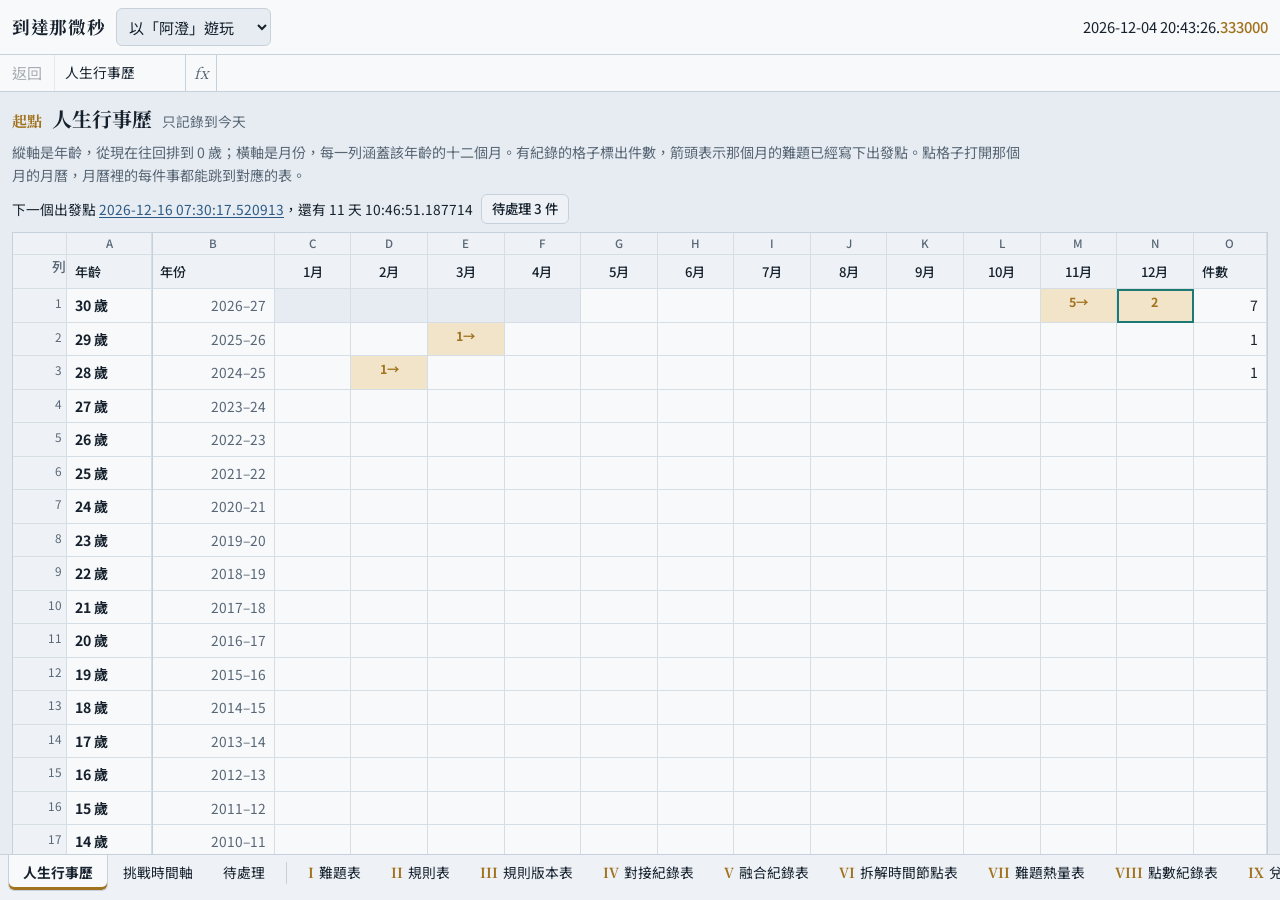
<file: index.html>
<!DOCTYPE html>
<html lang="zh-Hant">
<head>
<meta charset="utf-8">
<meta name="viewport" content="width=device-width, initial-scale=1, viewport-fit=cover">
<title>到達那微秒</title>
<link rel="preconnect" href="https://fonts.googleapis.com">
<link rel="preconnect" href="https://fonts.gstatic.com" crossorigin>
<link href="https://fonts.googleapis.com/css2?family=Noto+Sans+TC:wght@300;400;500;700&family=Noto+Serif+TC:wght@500;700&display=swap" rel="stylesheet">
<style>
:root{
  --bg:#E6ECF1; --panel:#F7F9FB; --panel2:#EEF2F6; --grid:#D5DDE5; --ink:#16212D; --muted:#586676; --line:#C7D1DB;
  --brass:#A2731F; --brass-soft:#F1E4C8; --teal:#1C7A73; --teal-soft:#D5ECE9; --rose:#9C4450; --rose-soft:#F3DDE0;
  --blue:#2D5A86; --blue-soft:#DCE7F2;
  --sans:"Noto Sans TC","PingFang TC","Microsoft JhengHei",system-ui,sans-serif;
  --serif:"Noto Serif TC","Songti TC","PMingLiU",serif;
  --r-s:6px; --r-m:10px; --tabs-h:46px;
  box-sizing:border-box;
}
@media (prefers-color-scheme:dark){ :root:not([data-theme="light"]){
  --bg:#0D141B; --panel:#151F29; --panel2:#1B2733; --grid:#26333F; --ink:#E2E9F0; --muted:#93A1B0; --line:#2B3947;
  --brass:#D8A954; --brass-soft:#3A2E17; --teal:#43B5AA; --teal-soft:#15332F; --rose:#D57F8B; --rose-soft:#3A1E23; --blue:#7FA9D6; --blue-soft:#1C2C3D;
}}
:root[data-theme="dark"]{
  --bg:#0D141B; --panel:#151F29; --panel2:#1B2733; --grid:#26333F; --ink:#E2E9F0; --muted:#93A1B0; --line:#2B3947;
  --brass:#D8A954; --brass-soft:#3A2E17; --teal:#43B5AA; --teal-soft:#15332F; --rose:#D57F8B; --rose-soft:#3A1E23; --blue:#7FA9D6; --blue-soft:#1C2C3D;
}
*,*::before,*::after{box-sizing:inherit}
html,body{height:100%}
body{margin:0;background:var(--bg);color:var(--ink);font-family:var(--sans);font-size:15px;line-height:1.6;-webkit-text-size-adjust:100%;
  display:flex;flex-direction:column;padding-top:env(safe-area-inset-top,0px)}
h1,h2,h3{font-family:var(--serif);font-weight:700;line-height:1.3;margin:0}
h2{font-size:1.25rem} h3{font-size:1.02rem}
p{margin:.4em 0}
a{color:var(--blue)}
button,input,select,textarea{font:inherit;color:inherit}
:focus-visible{outline:3px solid var(--brass);outline-offset:1px}
.num{font-variant-numeric:tabular-nums}
.muted{color:var(--muted)} .small{font-size:.86rem}
.row{display:flex;gap:8px;flex-wrap:wrap;align-items:center}
.grid2{display:grid;grid-template-columns:repeat(auto-fit,minmax(240px,1fr));gap:12px}
hr{border:0;border-top:1px solid var(--line);margin:12px 0}

/* 頂部：活頁簿標題列 */
.top{flex:none;background:var(--panel);border-bottom:1px solid var(--line)}
.top-in{display:flex;align-items:center;gap:10px;padding:8px 12px;flex-wrap:wrap}
.brand{font-family:var(--serif);font-weight:700;font-size:1.1rem;letter-spacing:.04em;white-space:nowrap}
.role-sel{width:auto;max-width:60vw;min-height:38px;padding:4px 8px;border:1px solid var(--line);border-radius:var(--r-s);background:var(--bg)}
.clock{margin-left:auto;display:flex;flex-direction:column;align-items:flex-end;line-height:1.2}
.clock .t{font-variant-numeric:tabular-nums;font-size:.92rem}
.clock .t b{font-weight:500;color:var(--brass)}
.clock .sim{font-size:.72rem;color:var(--rose)}
/* 名稱方塊與資料編輯列 */
.fxbar{display:flex;align-items:stretch;gap:0;border-top:1px solid var(--line);background:var(--panel)}
.fxbar .back{border:0;border-right:1px solid var(--line);background:transparent;padding:0 12px;cursor:pointer;min-height:34px;white-space:nowrap}
.fxbar .back:disabled{opacity:.35;cursor:default}
.namebox{width:9.5em;flex:none;border-right:1px solid var(--line);padding:6px 10px;font-variant-numeric:tabular-nums;font-size:.86rem;white-space:nowrap;overflow:hidden;text-overflow:ellipsis}
.fx{flex:none;padding:6px 8px;color:var(--muted);font-style:italic;border-right:1px solid var(--line);font-family:var(--serif)}
.fxval{flex:1;min-width:0;padding:6px 10px;font-size:.88rem;white-space:nowrap;overflow:hidden;text-overflow:ellipsis}

/* 工作表區 */
main{flex:1;min-height:0;overflow:auto;padding:12px 12px calc(var(--tabs-h) + 16px + env(safe-area-inset-bottom,0px))}
.sheet-head{display:flex;align-items:baseline;gap:10px;flex-wrap:wrap;margin:2px 0 8px}
.sheet-head .no{font-family:var(--serif);color:var(--brass);font-weight:700}
.sheet-desc{color:var(--muted);font-size:.88rem;margin:0 0 8px;max-width:72em}
.toolbar{display:flex;align-items:center;gap:8px;flex-wrap:wrap;margin:0 0 8px}
.toolbar .q{width:14em;max-width:50vw;min-height:34px;padding:4px 10px;border:1px solid var(--line);border-radius:var(--r-s);background:var(--panel)}
.toolbar .cnt{color:var(--muted);font-size:.84rem}

/* 按鈕與表單 */
.btn{min-height:38px;padding:6px 14px;border-radius:var(--r-s);border:1px solid var(--line);background:var(--panel2);cursor:pointer;font-weight:500}
.btn:hover{border-color:var(--muted)}
.btn.pri{background:var(--ink);color:var(--panel);border-color:var(--ink)}
.btn.brass{background:var(--brass);color:#fff;border-color:var(--brass)}
.btn.warn{color:var(--rose);border-color:var(--rose)}
.btn.sm{min-height:30px;padding:2px 10px;font-size:.84rem}
.btn:disabled{opacity:.45;cursor:not-allowed}
label.f{display:flex;flex-direction:column;gap:3px;font-size:.86rem;color:var(--muted);margin:0 0 8px}
input[type=text],input[type=number],input[type=date],input[type=datetime-local],input:not([type]),select,textarea{min-height:36px;padding:5px 8px;border:1px solid var(--line);border-radius:var(--r-s);background:var(--bg);color:var(--ink);width:100%}
textarea{min-height:64px;resize:vertical}
.inl{display:inline-flex;align-items:center;gap:5px;flex-wrap:wrap}
.inl input{width:4.8em}
.check{display:flex;align-items:center;gap:6px;min-height:30px;cursor:pointer}
.check input{width:18px;height:18px}
.err{background:var(--rose-soft);color:var(--rose);border-radius:var(--r-s);padding:8px 10px;white-space:pre-line;margin:6px 0}
.ok{background:var(--teal-soft);color:var(--teal);border-radius:var(--r-s);padding:8px 10px;margin:6px 0}
.note{background:var(--brass-soft);border-radius:var(--r-s);padding:8px 10px;margin:6px 0;font-size:.9rem}
.tag{display:inline-block;font-size:.76rem;padding:0 7px;border-radius:99px;border:1px solid var(--line);color:var(--muted);white-space:nowrap}
.tag.teal{color:var(--teal);border-color:var(--teal)} .tag.rose{color:var(--rose);border-color:var(--rose)} .tag.brass{color:var(--brass);border-color:var(--brass)}
.status{font-size:.78rem;padding:0 7px;border-radius:99px;background:var(--panel2);white-space:nowrap}
.status.s-done{background:var(--teal-soft);color:var(--teal)} .status.s-hold{background:var(--rose-soft);color:var(--rose)} .status.s-go{background:var(--brass-soft);color:var(--brass)}

/* 試算表格線 */
.wb{overflow:auto;max-height:calc(100vh - 230px);min-height:120px;border:1px solid var(--line);background:var(--panel);-webkit-overflow-scrolling:touch}
.ws{border-collapse:separate;border-spacing:0;font-size:.88rem;width:max-content;min-width:100%}
.ws th,.ws td{border-right:1px solid var(--grid);border-bottom:1px solid var(--grid);padding:5px 8px;text-align:left;vertical-align:top;background:var(--panel)}
.ws td{max-width:20em}
.ws thead th{position:sticky;z-index:3;background:var(--panel2);font-weight:500;white-space:nowrap}
.ws thead tr.letters th{top:0;height:22px;padding:1px 8px;font-size:.72rem;color:var(--muted);text-align:center;font-family:var(--sans)}
.ws thead tr.names th{top:22px;padding:0}
.ws thead tr.names th .sh{all:unset;display:block;padding:6px 8px;cursor:pointer;font-size:.82rem;color:var(--ink)}
.ws thead tr.names th .sh:focus-visible{outline:2px solid var(--brass)}
.ws .rn{position:sticky;left:0;z-index:2;background:var(--panel2);color:var(--muted);text-align:right;font-size:.74rem;min-width:3.4rem;width:3.4rem;max-width:3.4rem;padding:5px 4px;white-space:nowrap;font-variant-numeric:tabular-nums}
.ws thead .rn{z-index:4}
.ws .rn .tg{all:unset;cursor:pointer;display:inline-block;width:1.2em;text-align:center;color:var(--ink)}
.ws .rn .tg:focus-visible{outline:2px solid var(--brass)}
.ws .fz{position:sticky;left:3.4rem;z-index:1;box-shadow:1px 0 0 var(--line)}
.ws thead .fz{z-index:4}
.ws td.n,.ws th.n{text-align:right;font-variant-numeric:tabular-nums}
.ws tbody tr:hover > td:not(.rn){background:var(--panel2)}
.ws td.sel{outline:2px solid var(--brass);outline-offset:-2px}
.ws tr.flash > td{animation:flash 1.6s ease-out}
@keyframes flash{0%,40%{background:var(--brass-soft)}100%{background:var(--panel)}}
.ws tr.drawer > td{background:var(--bg);padding:12px 14px;max-width:none;white-space:normal}
.ws tr.drawer .dwin{position:sticky;left:3.6rem;max-width:min(980px,calc(100vw - 80px))}
.ws tr.addrow > td{background:var(--blue-soft);vertical-align:middle}
.ws tr.addrow input,.ws tr.addrow select{min-height:32px;padding:3px 6px;min-width:6em}
.ws tr.editrow > td{background:var(--brass-soft)}
.ws tr.editrow input,.ws tr.editrow select{min-height:30px;padding:2px 6px}
.ws td .btn{margin:1px 0}
.ws tr.mine > td.fz{box-shadow:inset 3px 0 0 var(--teal),1px 0 0 var(--line)}
.auto{color:var(--muted);font-size:.78rem;font-style:italic}
.lk{all:unset;cursor:pointer;color:var(--blue);text-decoration:underline;text-decoration-thickness:1px;text-underline-offset:2px}
.lk:hover{text-decoration-thickness:2px}
.lk:focus-visible{outline:2px solid var(--brass)}
.lks{display:flex;flex-wrap:wrap;gap:2px 10px}
.empty{padding:14px;color:var(--muted)}

/* 底部工作表分頁 */
.tabs{position:fixed;left:0;right:0;bottom:0;z-index:30;display:flex;align-items:flex-end;gap:0;overflow-x:auto;background:var(--panel2);border-top:1px solid var(--line);
  padding:0 8px env(safe-area-inset-bottom,0px);height:calc(var(--tabs-h) + env(safe-area-inset-bottom,0px));scrollbar-width:thin}
.tabs a{flex:none;display:flex;align-items:center;height:36px;margin-top:0;padding:0 14px;text-decoration:none;color:var(--ink);font-size:.86rem;white-space:nowrap;
  border:1px solid transparent;border-top:0;border-radius:0 0 var(--r-s) var(--r-s);align-self:flex-start}
.tabs a b{font-family:var(--serif);color:var(--brass);margin-right:5px;font-weight:700}
.tabs a[aria-current="page"]{background:var(--panel);border-color:var(--line);font-weight:700;box-shadow:inset 0 -3px 0 var(--brass)}
.tabs .sep{flex:none;width:1px;height:22px;background:var(--line);margin:7px 6px;align-self:flex-start}

/* 出發點讀數 */
.readout{font-variant-numeric:tabular-nums;font-weight:300;letter-spacing:.02em;line-height:1.1;display:flex;flex-wrap:wrap;align-items:baseline;gap:.12em}
.readout .dt{font-size:clamp(1.2rem,4vw,1.9rem)}
.readout .us{font-size:clamp(1.8rem,7vw,3.2rem);color:var(--brass);font-weight:400}
.readout .dot{font-size:clamp(1.8rem,7vw,3.2rem);color:var(--brass)}
.count{font-variant-numeric:tabular-nums;color:var(--muted);margin-top:4px}
.hero{padding:16px 18px;border:1px solid var(--line);background:var(--panel);margin:0 0 12px;border-radius:var(--r-m)}

/* 出發點輸入 */
.pt-in{display:flex;flex-wrap:wrap;gap:5px;align-items:flex-end}
.pt-in label{display:flex;flex-direction:column;font-size:.72rem;color:var(--muted);gap:1px}
.pt-in input{text-align:center;font-variant-numeric:tabular-nums;font-size:1.05rem;padding:4px 3px}
.pt-in .w4{width:4.4em}.pt-in .w2{width:3em}.pt-in .w6{width:6em;border-color:var(--brass)}
.nd-in{display:flex;gap:4px;align-items:center}
.nd-in input[type=datetime-local]{width:14.5em}
.nd-in input.us6{width:5.2em;text-align:center;border-color:var(--brass)}

/* 人生行事歷（工作表） */
.ws.life td.c{min-width:3.2em;text-align:center;padding:0}
.ws.life td.c button{all:unset;display:block;width:100%;min-height:26px;line-height:26px;cursor:pointer;font-size:.78rem}
.ws.life td.c button:focus-visible{outline:2px solid var(--brass)}
.ws.life td.c.has{background:var(--brass-soft)}
.ws.life td.c.has button{color:var(--brass);font-weight:700}
.ws.life td.c.off{background:var(--bg)}
.ws.life td.c.now{outline:2px solid var(--teal);outline-offset:-2px}
.month{display:grid;grid-template-columns:repeat(7,minmax(0,1fr));gap:3px}
.month .dh{text-align:center;color:var(--muted);font-size:.78rem}
.month .dc{min-height:70px;border:1px solid var(--grid);padding:3px;font-size:.74rem;background:var(--panel);overflow:hidden}
.month .dc .d{color:var(--muted)}
.month .dc.out{opacity:.35}
.month .ev{display:block;border-left:3px solid var(--brass);padding-left:4px;margin-top:2px;line-height:1.3;text-align:left}
.month .ev.p{border-color:var(--rose)} .month .ev.n{border-color:var(--teal)}

/* 挑戰時間軸 */
.tl-bar{display:flex;gap:5px;flex-wrap:wrap;margin-bottom:8px}
.tl-bar .btn[aria-pressed="true"]{background:var(--ink);color:var(--panel)}
.tl{position:relative;height:130px;background:var(--panel2);border:1px solid var(--line);overflow:hidden;touch-action:none;cursor:grab;user-select:none;margin-bottom:10px}
.tl .tick{position:absolute;top:0;bottom:0;border-left:1px solid var(--line)}
.tl .tick span{position:absolute;bottom:4px;left:4px;font-size:.68rem;color:var(--muted);white-space:nowrap;font-variant-numeric:tabular-nums}
.tl .now{position:absolute;top:0;bottom:0;border-left:2px solid var(--teal)}
.tl .mk{position:absolute;transform:translateX(-50%);width:14px;height:14px;border-radius:50%;border:2px solid var(--panel);cursor:pointer;padding:0}
.tl .mk.dep{background:var(--brass);top:28px}
.tl .mk.hit{background:var(--teal);top:26px;width:18px;height:18px;box-shadow:0 0 0 3px var(--teal-soft)}
.tl .mk.node{background:var(--blue);top:56px;border-radius:3px}
.tl .mk.bk{background:var(--rose);top:84px;border-radius:2px;transform:translateX(-50%) rotate(45deg)}
.tl .range{position:absolute;top:5px;left:8px;font-size:.72rem;color:var(--muted);font-variant-numeric:tabular-nums}
.legend{display:flex;gap:12px;flex-wrap:wrap;font-size:.78rem;color:var(--muted);margin:0 0 8px}
.legend i{display:inline-block;width:10px;height:10px;border-radius:50%;margin-right:4px;vertical-align:middle}

/* 抽屜內的相關資料 */
.rel{display:grid;grid-template-columns:auto auto 1fr;gap:3px 12px;font-size:.84rem;margin-top:6px}
.rel .h{color:var(--muted);font-size:.76rem}
.box{border:1px solid var(--line);background:var(--panel);border-radius:var(--r-s);padding:10px 12px;margin:0 0 10px}

.sec{background:var(--panel);border:1px solid var(--line);border-radius:var(--r-m);padding:14px 16px;margin:0 0 12px}
.sec-h{display:flex;align-items:baseline;gap:10px;flex-wrap:wrap;margin-bottom:8px}

/* 對話框與提示 */
dialog{border:1px solid var(--line);border-radius:var(--r-m);background:var(--panel);color:var(--ink);max-width:min(620px,94vw);width:100%;padding:0}
dialog::backdrop{background:rgba(10,16,22,.5)}
.dlg-b{padding:16px;max-height:78vh;overflow:auto}
.dlg-f{padding:10px 16px;border-top:1px solid var(--line);display:flex;gap:8px;justify-content:flex-end;flex-wrap:wrap}
.toast{position:fixed;left:50%;bottom:calc(var(--tabs-h) + 14px + env(safe-area-inset-bottom,0px));transform:translateX(-50%);background:var(--ink);color:var(--panel);padding:8px 14px;border-radius:var(--r-s);z-index:60;max-width:90vw;font-size:.9rem}

/* 紙本 */
.paper-list{display:grid;grid-template-columns:repeat(auto-fit,minmax(220px,1fr));gap:8px}
.paper-item{border:1px solid var(--line);border-radius:var(--r-s);padding:10px;background:var(--panel)}
#preview .page{background:#fff;color:#111;margin:0 auto 16px;box-shadow:0 1px 4px rgba(0,0,0,.2)}
#print{display:none}
.page{width:210mm;min-height:297mm;padding:16mm 15mm;font-family:var(--sans);font-size:13pt;line-height:1.6;color:#111;background:#fff;position:relative}
.page h1{font-size:22pt;margin-bottom:6mm}
.page h2{font-size:16pt;margin:0 0 4mm}
.page table{width:100%;border-collapse:collapse;font-size:11.5pt}
.page th,.page td{border:1px solid #444;padding:2.2mm 1.6mm;text-align:left;vertical-align:top}
.page th{background:#eee;font-weight:700}
.page td.tall{height:13mm}
.page .foot{position:absolute;bottom:8mm;left:15mm;right:15mm;font-size:9pt;color:#555;display:flex;justify-content:space-between}
.page .fill{display:inline-block;border-bottom:1px solid #222;min-width:18mm;height:1.3em;vertical-align:bottom}
.page .box{display:inline-block;width:7.5mm;height:9mm;border:1px solid #222;margin-right:1px;vertical-align:bottom;padding:0;background:none;border-radius:0}
.page .copy{border:1.5px dashed #777;padding:4mm;margin-bottom:5mm}
.page .cut{border-top:1px dashed #555;margin:4mm 0;font-size:9pt;color:#555;text-align:center}
.page .cover{display:flex;flex-direction:column;justify-content:center;min-height:250mm}
.page .cover .big{font-family:var(--serif);font-size:44pt;letter-spacing:.08em}
.page .life-p{display:grid;grid-template-columns:14mm repeat(12,1fr);font-size:8.5pt}
.page .life-p div{border:1px solid #999;height:4.4mm;text-align:center;line-height:4.4mm}
.preview-wrap{overflow-x:auto;background:var(--panel2);padding:12px;border-radius:var(--r-m)}
@media print{
  @page{size:A4;margin:0}
  body{background:#fff;display:block}
  body.printing .top, body.printing main, body.printing .tabs, body.printing dialog, body.printing .toast{display:none !important}
  body.printing #print{display:block}
  #print .page{page-break-after:always;break-after:page;box-shadow:none;margin:0}
}
@media (max-width:760px){
  body{font-size:14px}
  .namebox{width:7em} .fx{display:none}
  .clock .t{font-size:.8rem}
  .wb{max-height:none}
  main{padding:8px 8px calc(var(--tabs-h) + 14px + env(safe-area-inset-bottom,0px))}
}
@media (prefers-reduced-motion:reduce){ *{transition:none !important;animation:none !important} }
</style>
</head>
<body>
<header class="top">
  <div class="top-in">
    <span class="brand">到達那微秒</span>
    <select class="role-sel" id="roleSel" aria-label="切換角色"></select>
    <div class="clock" aria-live="off"><span class="t" id="clockT"></span><span class="sim" id="clockSim"></span></div>
  </div>
  <div class="fxbar">
    <button class="back" id="backBtn" type="button" aria-label="返回上一個位置">返回</button>
    <div class="namebox" id="nameBox" aria-label="名稱方塊">—</div>
    <div class="fx" aria-hidden="true">fx</div>
    <div class="fxval" id="fxVal" aria-label="儲存格內容"></div>
  </div>
</header>
<main id="main"></main>
<nav class="tabs" id="tabs" aria-label="工作表"></nav>
<div id="print"></div>
<dialog id="dlg" aria-modal="true"><div class="dlg-b" id="dlgBody"></div><div class="dlg-f" id="dlgFoot"></div></dialog>
<script>
/* ===================== 時間（微秒） ===================== */
const SEC = 1e6, MIN = 6e7, HOUR = 3.6e9, DAY = 8.64e10;
const DAILY_CAP = 1800;
const pad = (n, l = 2) => String(n).padStart(l, '0');
function usParts(us) {
  const s = Math.floor(us / SEC); const d = new Date(s * 1000);
  return { y: d.getFullYear(), mo: d.getMonth() + 1, d: d.getDate(), h: d.getHours(), mi: d.getMinutes(), s: d.getSeconds(), micro: us - s * SEC };
}
function usFrom(p) { return new Date(p.y, p.mo - 1, p.d, p.h || 0, p.mi || 0, p.s || 0).getTime() * 1000 + (p.micro || 0); }
function fmtUs(us, micro = true) {
  if (us == null) return '—';
  const p = usParts(us);
  return `${p.y}-${pad(p.mo)}-${pad(p.d)} ${pad(p.h)}:${pad(p.mi)}:${pad(p.s)}` + (micro ? '.' + pad(p.micro, 6) : '');
}
function fmtDay(us) { const p = usParts(us); return `${p.y}-${pad(p.mo)}-${pad(p.d)}`; }
function dayStart(us) { const d = new Date(Math.floor(us / 1000)); d.setHours(0, 0, 0, 0); return d.getTime() * 1000; }
function addDays(us, n) { const d = new Date(Math.floor(us / 1000)); d.setDate(d.getDate() + n); return d.getTime() * 1000 + (us % 1000); }

const Clock = {
  offset: 0,
  real() {
    const sub = (typeof performance !== 'undefined') ? Math.floor((performance.now() % 1) * 1000) : 0;
    return Date.now() * 1000 + sub;
  },
  now() { return this.real() + this.offset; }
};

/* ===================== 資料存取模組 ===================== */
// 之後改接伺服器時，只替換 Store / DB 這一層。
const SCHEMA_VERSION = 2;
function migrate(d) {
  if (d && d.schemaVersion === 1) { (d.problems || []).forEach(p => { if (!p.dockConds) p.dockConds = []; }); d.schemaVersion = 2; }
  return d;
}
const COLS = ['accounts', 'roles', 'rules', 'visConds', 'ruleVersions', 'tails', 'problems', 'departures', 'stations',
  'dockings', 'fusions', 'challenges', 'batches', 'bookings', 'heat'];
const VISIBILITY = {
  accounts: 'private', roles: 'public', rules: 'public', visConds: 'conditional', ruleVersions: 'public', tails: 'private',
  problems: 'participants', departures: 'private', stations: 'participants', dockings: 'participants',
  fusions: 'participants', challenges: 'participants', batches: 'private', bookings: 'private', heat: 'participants'
};
let _uidSeq = 0;
function uid(prefix) { _uidSeq++; return prefix.slice(0, 3) + '_' + Date.now().toString(36) + _uidSeq.toString(36) + Math.random().toString(36).slice(2, 6); }

const Store = {
  key: 'arrive-that-microsecond-v1',
  data: null,
  mem: null,
  empty() {
    const d = { schemaVersion: SCHEMA_VERSION, meta: { clockOffset: 0, currentRole: null, currentAccount: null }, pendingUploads: [] };
    COLS.forEach(c => d[c] = []);
    return d;
  },
  load() {
    let raw = null;
    try { raw = localStorage.getItem(this.key); } catch (e) { raw = this.mem; }
    try { this.data = raw ? migrate(JSON.parse(raw)) : null; } catch (e) { this.data = null; }
    if (!this.data || this.data.schemaVersion !== SCHEMA_VERSION) this.data = null;
    return this.data;
  },
  save() {
    const s = JSON.stringify(this.data);
    try { localStorage.setItem(this.key, s); } catch (e) { this.mem = s; }
  },
  exportJSON() { return JSON.stringify({ app: '到達那微秒', ...this.data }, null, 2); },
  importJSON(text) {
    const d = migrate(JSON.parse(text));
    if (d.schemaVersion !== SCHEMA_VERSION) throw new Error('資料格式版本不符（需要 ' + SCHEMA_VERSION + '，檔案為 ' + d.schemaVersion + '）');
    COLS.forEach(c => { if (!Array.isArray(d[c])) d[c] = []; });
    delete d.app;
    this.data = d; this.save();
  }
};

const DB = {
  all(col) { return Store.data[col]; },
  list(col, pred) { return Store.data[col].filter(r => !r.deleted && (!pred || pred(r))); },
  get(col, id) { return Store.data[col].find(r => r.id === id && !r.deleted) || null; },
  find(col, pred) { return Store.data[col].find(r => !r.deleted && pred(r)) || null; },
  insert(col, obj, by, at) {
    const t = at != null ? at : Clock.now();
    const r = { id: uid(col), createdAt: t, updatedAt: t, createdBy: by || Store.data.meta.currentRole || null,
      deleted: false, visibility: VISIBILITY[col], tsSource: 'local', ...obj };
    Store.data[col].push(r); this.queue('insert', col, r.id);
    return r;
  },
  update(col, id, patch, at) {
    const r = Store.data[col].find(x => x.id === id);
    if (!r) return null;
    Object.assign(r, patch, { updatedAt: at != null ? at : Clock.now() });
    this.queue('update', col, id);
    return r;
  },
  remove(col, id) { return this.update(col, id, { deleted: true }); },
  queue(op, col, id) { Store.data.pendingUploads.push({ op, col, id, at: Clock.now() }); if (Store.data.pendingUploads.length > 500) Store.data.pendingUploads.shift(); }
};

/* ===================== 規則（必須可計算） ===================== */
const DEADLOCK_OPTS = { third: '找指定的第三方仲裁', shelve: '擱置該項目', redo: '重新拆解後再議', custom: '自訂' };
const INTERP_OPTS = { issuer: '規則發出者解釋', both: '雙方共同解釋', third: '指定的第三方解釋', custom: '自訂' };
const EXIT_OPTS = { shelve: '難題擱置', handover: '由排隊第一位接手成為主體' };
const PRIORITY_OPTS = { fifo: '依預約先後', coop: '合作天數多者優先（同天數依預約先後）', small: '所需能量點少者優先（相同時依預約先後）' };
const COND_FIELDS = {
  qRate: { label: '題點每點可換大卡', get: r => r.q.kcal / r.q.per },
  zRate: { label: '戰點每點可換大卡', get: r => r.z.kcal / r.z.per },
  stack: { label: '可疊加（是＝1，否＝0）', get: r => r.stack ? 1 : 0 },
  resCount: { label: '資源項目數', get: r => r.resources.length },
  queueMax: { label: '排隊上限人數', get: r => r.queue.max },
  stableDays: { label: '規則版本維持天數', get: (r, roleId) => stableDays(roleId) }
};
const COND_OPS = { '>=': '大於等於', '<=': '小於等於', '=': '等於' };
// 對接條件（寫在難題上，只看對方規則表；member:true 的欄位需指定「每一位／任一」成員）
const DOCK_FIELDS = {
  qRate: { label: '題點每點可換大卡', get: (r) => r.q.kcal / r.q.per },
  zRate: { label: '戰點每點可換大卡', get: (r) => r.z.kcal / r.z.per },
  stack: { label: '可疊加（是＝1，否＝0）', get: (r) => r.stack ? 1 : 0 },
  hasRes: { label: '資源清單包含指定資源（是＝1，否＝0）', get: (r, cid, m, c) => r.resources.some(x => x.name.includes(c.res || '')) ? 1 : 0, needRes: true },
  resCount: { label: '資源項目數', get: (r) => r.resources.length },
  stableDays: { label: '規則版本維持天數', get: (r, cid) => stableDays(cid) },
  sameDeadlock: { label: '僵局處理與主體相同（是＝1，否＝0）', get: (r, cid, m) => rulesOf(m).deadlock.opt === r.deadlock.opt ? 1 : 0, member: true },
  coopDays: { label: '與主體的合作天數', get: (r, cid, m) => coopDays(cid, m), member: true }
};
const SCOPE_OPTS = { each: '與每一位成員', any: '與任一成員' };
function cmp(v, op, x) { return op === '>=' ? v >= x : op === '<=' ? v <= x : Math.abs(v - x) < 1e-9; }
function dockCondText(c) {
  const f = DOCK_FIELDS[c.field]; if (!f) return '（無效條件）';
  return (f.member ? SCOPE_OPTS[c.scope] + '：' : '') + f.label.replace(/（.*）/, '') + (f.needRes ? `「${c.res}」` : '') + ' ' + COND_OPS[c.op] + ' ' + c.value;
}
function validateDockConds(conds) {
  const e = [];
  (conds || []).forEach((c, i) => {
    const f = DOCK_FIELDS[c.field];
    if (!f) e.push(`第 ${i + 1} 條對接條件的欄位無效`);
    if (!COND_OPS[c.op]) e.push(`第 ${i + 1} 條對接條件的比較方式無效`);
    if (typeof c.value !== 'number' || !isFinite(c.value)) e.push(`第 ${i + 1} 條對接條件的數值必須是數字`);
    if (f && f.member && !SCOPE_OPTS[c.scope]) e.push(`第 ${i + 1} 條對接條件要指定「與每一位成員」或「與任一成員」`);
    if (f && f.needRes && !String(c.res || '').trim()) e.push(`第 ${i + 1} 條對接條件要填寫資源名稱`);
  });
  return e;
}
// 回傳未達到的條件（空陣列代表全部符合）
function evalDockConds(conds, candId, subjectIds) {
  const r = rulesOf(candId);
  return (conds || []).filter(c => {
    const f = DOCK_FIELDS[c.field]; if (!f) return true;
    if (f.member) {
      const oks = subjectIds.map(m => cmp(f.get(r, candId, m, c), c.op, c.value));
      return !(c.scope === 'each' ? oks.every(Boolean) : oks.some(Boolean));
    }
    return !cmp(f.get(r, candId, null, c), c.op, c.value);
  }).map(dockCondText);
}

function defaultRules() {
  return {
    q: { per: 10, kcal: 50 }, z: { per: 10, kcal: 50 },
    qFn: { type: 'none', days: 30, pct: 10, cap: 50 }, zFn: { type: 'none', days: 30, pct: 10, cap: 50 },
    stack: true, resources: [{ name: '陪跑一次', kcal: 100 }], priority: 'fifo',
    deadlock: { opt: 'third', text: '' }, exit: 'shelve', queue: { max: 3, waitDays: 14, text: '' },
    interp: { opt: 'issuer', text: '' }
  };
}
const isPosInt = v => Number.isInteger(v) && v > 0;
const isNonNegInt = v => Number.isInteger(v) && v >= 0;
function validateRules(r) {
  const e = [];
  ['q', 'z'].forEach(k => {
    const n = k === 'q' ? '題點' : '戰點';
    if (!isPosInt(r[k].per)) e.push(n + '兌換的「每幾點」必須是正整數');
    if (!isPosInt(r[k].kcal)) e.push(n + '兌換的「換幾大卡」必須是正整數');
    const f = r[k + 'Fn'];
    if (f.type === 'step') {
      if (!isPosInt(f.days)) e.push(n + '函數的「每幾天」必須是正整數');
      if (!isNonNegInt(f.pct)) e.push(n + '函數的「提高幾％」必須是 0 以上的整數');
      if (!isNonNegInt(f.cap)) e.push(n + '函數的「最多提高幾％」必須是 0 以上的整數');
    }
  });
  if (!r.resources.length) e.push('資源清單至少要有一項');
  r.resources.forEach((x, i) => {
    if (!String(x.name || '').trim()) e.push(`第 ${i + 1} 項資源缺少名稱`);
    if (!isPosInt(x.kcal) || x.kcal > DAILY_CAP) e.push(`第 ${i + 1} 項資源的能量點必須是 1 到 ${DAILY_CAP} 的整數`);
  });
  if (!PRIORITY_OPTS[r.priority]) e.push('兌換優先必須選一種排序公式');
  if (!isPosInt(r.queue.max)) e.push('排隊上限必須是正整數');
  if (!isPosInt(r.queue.waitDays)) e.push('排隊等待上限（天）必須是正整數');
  if (r.deadlock.opt === 'custom' && !r.deadlock.text.trim()) e.push('僵局處理選了自訂，請填寫內容');
  if (r.interp.opt === 'custom' && !r.interp.text.trim()) e.push('解釋權選了自訂，請填寫內容');
  return e;
}
function validateConds(conds) {
  const e = [];
  conds.forEach((c, i) => {
    if (!COND_FIELDS[c.field]) e.push(`第 ${i + 1} 條可見條件的欄位無效`);
    if (!COND_OPS[c.op]) e.push(`第 ${i + 1} 條可見條件的比較方式無效`);
    if (typeof c.value !== 'number' || !isFinite(c.value)) e.push(`第 ${i + 1} 條可見條件的數值必須是數字`);
  });
  return e;
}
function fnMultiplier(fn, coopDays) {
  if (!fn || fn.type !== 'step') return 1;
  const up = Math.min(fn.cap, Math.floor(coopDays / fn.days) * fn.pct);
  return 1 + up / 100;
}
// 每一點可換的大卡（依版本快照、點數類型、合作天數）
function epp(snap, type, coopDays) {
  const base = snap[type].kcal / snap[type].per;
  return base * fnMultiplier(snap[type + 'Fn'], coopDays);
}
function rateText(x) { return `每 ${x.per} 點換 ${x.kcal} 大卡`; }
function fnText(f) { return f.type === 'step' ? `合作每滿 ${f.days} 天，比例提高 ${f.pct}%（最多 ${f.cap}%）` : '不隨合作天數變化'; }
function optText(o, table) { return o.opt === 'custom' ? '自訂：' + o.text : table[o.opt] + (o.text ? '（' + o.text + '）' : ''); }

/* ===================== 查詢工具 ===================== */
function role(id) { return DB.get('roles', id); }
function roleName(id) { const r = role(id); return r ? r.name : '（已刪除）'; }
function rulesOf(roleId) { return DB.find('rules', r => r.roleId === roleId); }
function condsOf(roleId) { return DB.find('visConds', r => r.roleId === roleId && r.current); }
function currentVersion(roleId) {
  const vs = DB.list('ruleVersions', v => v.roleId === roleId);
  return vs.reduce((a, b) => (!a || b.no > a.no ? b : a), null);
}
function versionOf(roleId, no) { return DB.find('ruleVersions', v => v.roleId === roleId && v.no === no); }
function stableDays(roleId) { const v = currentVersion(roleId); return v ? Math.floor((Clock.now() - v.createdAt) / DAY) : 0; }
function coopDays(a, b, at) {
  const t = at != null ? at : Clock.now();
  let first = null;
  DB.list('dockings', d => d.result === 'cooperate').forEach(d => {
    const set = [...d.subjectMembers, d.candidate];
    if (set.includes(a) && set.includes(b) && (first == null || d.createdAt < first)) first = d.createdAt;
  });
  return first == null ? 0 : Math.max(0, Math.floor((t - first) / DAY));
}
function meetsConds(viewerId, targetId) {
  const c = condsOf(targetId); const r = rulesOf(viewerId);
  if (!c || !r) return !c || !c.conds.length;
  return c.conds.every(x => {
    const v = COND_FIELDS[x.field].get(r, viewerId);
    return x.op === '>=' ? v >= x.value : x.op === '<=' ? v <= x.value : Math.abs(v - x.value) < 1e-9;
  });
}
function stationOfPoint(us) { return DB.find('stations', s => s.point === us && s.status === 'open'); }
function queueRule(st) {
  if (st.subject.length === 1) return rulesOf(st.subject[0]).queue;
  return st.common.queue;
}
function roleProblems(roleId) { return DB.list('problems', p => p.participants.includes(roleId)); }
function canSeeProblem(viewerId, p) {
  if (p.participants.includes(viewerId)) return true;
  return DB.list('stations').some(st => {
    const head = st.status === 'open' ? st.queue[0] : null;
    const inside = st.subject.includes(viewerId) || (st.members || []).includes(viewerId);
    if (inside && (st.history.includes(p.id) || (head && head.problemId === p.id))) return true;
    if (head && head.roleId === viewerId && st.history.includes(p.id)) return true;
    return false;
  });
}
function guessable(us) { const p = usParts(us); return p.micro % 1000 === 0 || (p.s === 0 && p.micro === 0) || /^(\d)\1{5}$/.test(pad(p.micro, 6)) || pad(p.micro, 6) === '123456'; }

/* ===================== 遊戲邏輯 ===================== */
class GameError extends Error {}
const fail = m => { throw new GameError(m); };
const Game = {
  commit() { Store.save(); },

  createAccount(name, at) { return DB.insert('accounts', { name }, null, at); },
  createRole({ name, birthY, birthM, accountId, rules, conds }, at) {
    if (!String(name || '').trim()) fail('請填寫角色名稱');
    const now = at != null ? at : Clock.now(); const np = usParts(now);
    if (!isPosInt(birthY) || !isPosInt(birthM) || birthM > 12) fail('請填寫正確的出生年月');
    if (birthY > np.y || (birthY === np.y && birthM > np.mo)) fail('出生年月不能晚於今天');
    const r = DB.insert('roles', { name: name.trim(), birthY, birthM, accountId }, null, at);
    DB.update('roles', r.id, { createdBy: r.id }, at);
    this.saveRules(r.id, rules || defaultRules(), conds || [], at, '建立角色');
    return r;
  },
  saveRules(roleId, rules, conds, at, note) {
    const errs = [...validateRules(rules), ...validateConds(conds)];
    if (errs.length) fail(errs.join('\n'));
    const t = at != null ? at : Clock.now();
    const cur = rulesOf(roleId);
    if (cur) DB.update('rules', cur.id, { ...clone(rules) }, t); else DB.insert('rules', { roleId, ...clone(rules) }, roleId, t);
    DB.list('visConds', c => c.roleId === roleId && c.current).forEach(c => DB.update('visConds', c.id, { current: false }, t));
    const cv = currentVersion(roleId); const no = cv ? cv.no + 1 : 1;
    DB.insert('visConds', { roleId, version: no, conds: clone(conds), current: true }, roleId, t);
    DB.insert('ruleVersions', { roleId, no, snapshot: clone(rules), note: note || '修改規則' }, roleId, t);
    return no;
  },
  addTail(roleId, s, micro, label) {
    if (!(s >= 0 && s < 60 && Number.isInteger(s))) fail('秒數必須是 0 到 59 的整數');
    if (!(micro >= 0 && micro < 1e6 && Number.isInteger(micro))) fail('微秒必須是 000000 到 999999');
    return DB.insert('tails', { roleId, s, micro, label: label || '' }, roleId);
  },
  addProblem(roleId, { name, situation, goal, occurredAt, dockConds }, at) {
    if (!String(name || '').trim()) fail('請填寫難題名稱');
    const ce = validateDockConds(dockConds || []); if (ce.length) fail(ce.join('\n'));
    const t = at != null ? at : Clock.now();
    if (occurredAt > t) fail('難題的發生時間不能晚於現在');
    const v = currentVersion(roleId);
    return DB.insert('problems', { name: name.trim(), situation: situation || '', goal: goal || '', participants: [roleId], occurredAt,
      applied: { kind: 'version', roleId, no: v ? v.no : 1 }, status: '進行中', departureId: null, dockConds: clone(dockConds || []) }, roleId, t);
  },
  editProblem(problemId, roleId, { name, situation, goal, occurredAt }, at) {
    const t = at != null ? at : Clock.now();
    const p = DB.get('problems', problemId);
    if (!p || !p.participants.includes(roleId)) fail('只能修改自己的難題');
    if (p.participants.length > 1) fail('融合後的難題不能在這裡修改內容');
    if (!['進行中', '擱置'].includes(p.status)) fail('只有進行中或擱置的難題可以修改內容');
    if (!String(name || '').trim()) fail('請填寫難題名稱');
    if (!(occurredAt <= t)) fail('難題的發生時間不能晚於現在');
    DB.update('problems', problemId, { name: name.trim(), situation: situation || '', goal: goal || '', occurredAt }, t);
  },
  setDockConds(problemId, roleId, conds, consents, at) {
    const p = DB.get('problems', problemId);
    if (!p || !p.participants.includes(roleId)) fail('只能修改自己參與的難題');
    if (['已融合', '完成'].includes(p.status)) fail('已融合或已完成的難題不能修改對接條件');
    const ce = validateDockConds(conds); if (ce.length) fail(ce.join('\n'));
    if (p.participants.length > 1) {
      const st = DB.find('stations', s => s.fusedProblemId === problemId);
      const need = st ? st.subject : p.participants;
      if (!consents || !need.every(x => consents.includes(x))) fail('主體多人時，修改對接條件需要全員同意');
    }
    DB.update('problems', problemId, { dockConds: clone(conds) }, at);
  },
  activeDeparture(problemId) { return DB.find('departures', d => d.problemId === problemId && ['subject', 'queued', 'member'].includes(d.status)); },

  writeDeparture(roleId, problemId, point, at) {
    const t = at != null ? at : Clock.now();
    const p = DB.get('problems', problemId);
    if (!p || !p.participants.includes(roleId)) fail('只能為自己的難題寫下出發點');
    if (!['進行中', '擱置'].includes(p.status)) fail('這個難題目前的狀態不能寫出發點');
    if (!(point > t)) fail('出發點必須晚於現在這一刻');
    if (this.activeDeparture(problemId)) fail('這個難題已經有一個有效的出發點');
    const st = stationOfPoint(point);
    if (st) {
      if (st.subject.includes(roleId) || st.queue.some(q => q.roleId === roleId)) fail('你已經在這個出發點上了');
      const curP = DB.get('problems', this.currentProblemId(st));
      const miss = evalDockConds(curP.dockConds, roleId, st.subject);
      if (miss.length) {
        const d = DB.insert('departures', { roleId, problemId, point, writtenAt: t, status: 'rejected', stationId: st.id, reason: '不符合對接條件：' + miss.join('；') }, roleId, t);
        return { departure: d, outcome: 'conds', missing: miss, station: st };
      }
      const qr = queueRule(st);
      if (st.queue.length >= qr.max) {
        const d = DB.insert('departures', { roleId, problemId, point, writtenAt: t, status: 'rejected', stationId: st.id, reason: '排隊已額滿' }, roleId, t);
        return { departure: d, outcome: 'full' };
      }
      const d = DB.insert('departures', { roleId, problemId, point, writtenAt: t, status: 'queued', stationId: st.id }, roleId, t);
      const q = [...st.queue, { roleId, problemId, departureId: d.id, at: t }];
      q.sort((a, b) => a.at - b.at || (a.departureId < b.departureId ? -1 : 1));
      DB.update('stations', st.id, { queue: q }, t);
      DB.update('problems', problemId, { status: '排隊中', departureId: d.id }, t);
      return { departure: d, outcome: 'queued', station: st };
    }
    const d = DB.insert('departures', { roleId, problemId, point, writtenAt: t, status: 'subject', stationId: null }, roleId, t);
    const s = DB.insert('stations', { point, subject: [roleId], members: [], queue: [], common: null, problemId, fusedProblemId: null,
      history: [problemId], status: 'open', founder: roleId }, roleId, t);
    DB.update('departures', d.id, { stationId: s.id }, t);
    DB.update('problems', problemId, { departureId: d.id }, t);
    return { departure: d, outcome: 'subject', station: s };
  },

  leaveQueue(stationId, roleId, reason, at) {
    const t = at != null ? at : Clock.now();
    const st = DB.get('stations', stationId); const q = st.queue.find(x => x.roleId === roleId);
    if (!q) fail('你不在這個出發點的排隊中');
    DB.update('stations', st.id, { queue: st.queue.filter(x => x.roleId !== roleId) }, t);
    DB.update('departures', q.departureId, { status: reason || 'left' }, t);
    DB.update('problems', q.problemId, { status: '擱置' }, t);
  },

  currentProblemId(st) { return st.fusedProblemId || st.problemId; },

  dock(stationId, { accept, common, fused, consents }, at) {
    const t = at != null ? at : Clock.now();
    const st = DB.get('stations', stationId);
    if (!st || st.status !== 'open') fail('這個出發點已經不能對接');
    const head = st.queue[0]; if (!head) fail('目前沒有排隊的角色');
    const everyone = [...st.subject, head.roleId];
    const curP = DB.get('problems', this.currentProblemId(st));
    if (accept) {
      const miss = evalDockConds(curP.dockConds, head.roleId, st.subject);
      if (miss.length) fail('對方目前不符合對接條件：' + miss.join('；') + '\n對方可以修改規則，或退出排隊。');
      const ce = validateDockConds(fused.dockConds || []); if (ce.length) fail(ce.join('\n'));
      if (!consents || !everyone.every(r => consents.includes(r))) fail('主體全員與對接角色都同意，才能合作');
      const e = validateCommon(common); if (e.length) fail(e.join('\n'));
      if (!String(fused.name || '').trim()) fail('請填寫融合後的難題名稱');
    }
    const round = DB.list('dockings', d => d.stationId === st.id).length + 1;
    const dk = DB.insert('dockings', { stationId: st.id, point: st.point, round, subjectMembers: [...st.subject], candidate: head.roleId,
      common: accept ? clone(common) : null, condsUsed: clone(curP.dockConds || []), result: accept ? 'cooperate' : 'decline' }, st.subject[0], t);
    if (!accept) {
      DB.update('stations', st.id, { queue: st.queue.slice(1) }, t);
      DB.update('departures', head.departureId, { status: 'declined' }, t);
      DB.update('problems', head.problemId, { status: '擱置' }, t);
      return { docking: dk };
    }
    const before = this.currentProblemId(st);
    const np = DB.insert('problems', { name: fused.name.trim(), situation: fused.situation || '', goal: fused.goal || '', participants: everyone,
      occurredAt: t, applied: { kind: 'docking', dockingId: dk.id }, status: '進行中', departureId: null, fusedFrom: [before, head.problemId], dockConds: clone(fused.dockConds || []) }, st.subject[0], t);
    DB.update('problems', before, { status: '已融合' }, t);
    DB.update('problems', head.problemId, { status: '已融合' }, t);
    DB.update('departures', head.departureId, { status: 'member' }, t);
    const fu = DB.insert('fusions', { dockingId: dk.id, stationId: st.id, before: [before, head.problemId], after: np.id, members: everyone, afterConds: clone(fused.dockConds || []) }, st.subject[0], t);
    DB.update('stations', st.id, { subject: everyone, queue: st.queue.slice(1), common: clone(common), fusedProblemId: np.id,
      history: [...st.history, head.problemId, np.id] }, t);
    return { docking: dk, fusion: fu, problem: np };
  },

  // 出發點到達、排隊超時、預約截止
  tick(at) {
    const now = at != null ? at : Clock.now();
    let changed = false;
    DB.list('stations', s => s.status === 'open').forEach(st => {
      // 排隊超時
      const qr = queueRule(st);
      st.queue.filter(q => q.at + qr.waitDays * DAY < Math.min(now, st.point)).forEach(q => { this.leaveQueue(st.id, q.roleId, 'timeout', now); changed = true; });
      const st2 = DB.get('stations', st.id);
      if (st2.point <= now) {
        st2.queue.forEach(q => { this.leaveQueue(st2.id, q.roleId, 'closed', st2.point); });
        if (st2.subject.length > 1) {
          DB.update('stations', st2.id, { status: 'started', queue: [] }, st2.point);
        } else {
          DB.update('stations', st2.id, { status: 'closed', queue: [], closedReason: '出發點到達時主體只有一人' }, st2.point);
          DB.list('departures', d => d.stationId === st2.id && d.status === 'subject').forEach(d => DB.update('departures', d.id, { status: 'expired' }, st2.point));
          DB.update('problems', st2.problemId, { status: '擱置' }, st2.point);
        }
        changed = true;
      }
    });
    changed = this.processBookings(now) || changed;
    return changed;
  },

  // ---------- 拆解與挑戰 ----------
  requireAll(st, consents) { if (!consents || !st.subject.every(r => consents.includes(r))) fail('需要主體全員同意'); },
  addChallenge(stationId, c, consents, at) {
    const t = at != null ? at : Clock.now();
    const st = DB.get('stations', stationId);
    if (!st || !['open', 'started'].includes(st.status) || st.subject.length < 2) fail('主體至少要有兩個角色才能拆解');
    this.requireAll(st, consents);
    this.checkChallenge(st, c);
    return DB.insert('challenges', { stationId, problemId: this.currentProblemId(st), content: c.content.trim(), node: c.node, writer: c.writer,
      executor: c.executor, q: c.q, z: c.z, status: '待執行', judge: {}, log: [{ at: t, text: '拆解新增' }] }, c.writer, t);
  },
  checkChallenge(st, c) {
    if (!String(c.content || '').trim()) fail('請填寫挑戰內容');
    if (!(c.node >= st.point)) fail('時間節點不可早於出發點');
    if (!st.subject.includes(c.writer)) fail('寫出挑戰的角色必須是主體成員');
    if (c.executor && !st.subject.includes(c.executor)) fail('執行角色必須是主體成員');
    if (c.executor && c.executor === c.writer) fail('寫出挑戰與執行挑戰必須是不同角色');
    if (!isNonNegInt(c.q) || !isNonNegInt(c.z)) fail('題點與戰點數量必須是 0 以上的整數');
  },
  editChallenge(chId, c, consents, at) {
    const t = at != null ? at : Clock.now();
    const ch = DB.get('challenges', chId); const st = DB.get('stations', ch.stationId);
    this.requireAll(st, consents);
    if (['完成', '執行中', '待判定', '判定爭議中'].includes(ch.status)) fail('執行中或已完成的挑戰不能修改');
    this.checkChallenge(st, c);
    DB.update('challenges', chId, { content: c.content.trim(), node: c.node, writer: c.writer, executor: c.executor, q: c.q, z: c.z,
      status: '待執行', log: [...ch.log, { at: t, text: '拆解修改（主體全員同意）' }] }, t);
  },
  deleteChallenge(chId, consents, at) {
    const ch = DB.get('challenges', chId); const st = DB.get('stations', ch.stationId);
    this.requireAll(st, consents);
    if (['執行中', '待判定', '判定爭議中', '完成'].includes(ch.status)) fail('執行中或已完成的挑戰不能刪除');
    DB.remove('challenges', chId);
  },
  issue(type, issuer, holder, n, challengeId, at) {
    if (!n) return null;
    const v = currentVersion(issuer);
    return DB.insert('batches', { type, issuer, holder, n, remaining: n, frozen: 0, version: v.no, challengeId }, issuer, at);
  },
  acceptChallenge(chId, roleId, at) {
    const t = at != null ? at : Clock.now();
    const ch = DB.get('challenges', chId);
    if (ch.status !== '待執行' || ch.executor !== roleId) fail('只有指定的執行角色可以接下這個挑戰');
    this.issue('題點', roleId, ch.writer, ch.q, ch.id, t);
    DB.update('challenges', chId, { status: '執行中', log: [...ch.log, { at: t, text: `${roleName(roleId)} 接下挑戰，發出 ${ch.q} 題點` }] }, t);
  },
  declineChallenge(chId, roleId, at) {
    const t = at != null ? at : Clock.now(); const ch = DB.get('challenges', chId);
    if (ch.status !== '待執行' || ch.executor !== roleId) fail('只有指定的執行角色可以婉拒');
    DB.update('challenges', chId, { status: '擱置', executor: null, log: [...ch.log, { at: t, text: `${roleName(roleId)} 婉拒，挑戰擱置，待主體修改拆解` }] }, t);
  },
  abandonChallenge(chId, roleId, at) {
    const t = at != null ? at : Clock.now(); const ch = DB.get('challenges', chId);
    if (ch.status !== '執行中' || ch.executor !== roleId) fail('只有執行中的執行角色可以放棄');
    DB.update('challenges', chId, { status: '待執行', executor: null, log: [...ch.log, { at: t, text: `${roleName(roleId)} 放棄執行，挑戰回到待執行（已發出的題點不退回）` }] }, t);
  },
  submitChallenge(chId, roleId, at) {
    const t = at != null ? at : Clock.now(); const ch = DB.get('challenges', chId);
    if (ch.status !== '執行中' || ch.executor !== roleId) fail('只有執行角色可以提交判定');
    DB.update('challenges', chId, { status: '待判定', judge: { executor: true }, log: [...ch.log, { at: t, text: '執行角色提交判定' }] }, t);
  },
  judgeChallenge(chId, roleId, approve, at) {
    const t = at != null ? at : Clock.now(); const ch = DB.get('challenges', chId);
    if (ch.status !== '待判定' || ch.writer !== roleId) fail('只有寫出挑戰的角色可以判定');
    if (approve) this.completeChallenge(ch, t, '雙方共同判定完成');
    else DB.update('challenges', chId, { status: '判定爭議中', log: [...ch.log, { at: t, text: '寫出者不同意，進入判定爭議，依共同規則處理' }] }, t);
  },
  resolveDispute(chId, done, consents, at) {
    const t = at != null ? at : Clock.now(); const ch = DB.get('challenges', chId); const st = DB.get('stations', ch.stationId);
    if (ch.status !== '判定爭議中') fail('這個挑戰不在爭議中');
    if (!consents || ![ch.writer, ch.executor].every(r => consents.includes(r))) fail('依共同規則處理後，需雙方確認結果');
    if (done) this.completeChallenge(ch, t, '依共同規則（' + optText(st.common.deadlock, DEADLOCK_OPTS) + '）裁定完成');
    else DB.update('challenges', chId, { status: '執行中', judge: {}, log: [...ch.log, { at: t, text: '依共同規則裁定未完成，回到執行中' }] }, t);
  },
  completeChallenge(ch, t, text) {
    this.issue('戰點', ch.writer, ch.executor, ch.z, ch.id, t);
    DB.update('challenges', ch.id, { status: '完成', judge: { executor: true, writer: true }, log: [...ch.log, { at: t, text: text + `，發出 ${ch.z} 戰點` }] }, t);
  },
  challengesOf(stationId) { return DB.list('challenges', c => c.stationId === stationId).sort((a, b) => a.node - b.node); },
  readyForHeat(st) { const cs = this.challengesOf(st.id); return st.status === 'started' && cs.length > 0 && cs.every(c => c.status === '完成'); },
  fillHeat(stationId, roleId, kcal, at) {
    const t = at != null ? at : Clock.now(); const st = DB.get('stations', stationId);
    if (!st.subject.includes(roleId)) fail('只有主體成員可以填寫');
    if (!this.readyForHeat(st)) fail('所有挑戰完成後才能填寫往後需消耗的熱量');
    if (!(isNonNegInt(kcal))) fail('熱量必須是 0 以上的整數');
    const pid = this.currentProblemId(st);
    const ex = DB.find('heat', h => h.problemId === pid && h.roleId === roleId);
    if (ex) DB.update('heat', ex.id, { kcal }, t); else DB.insert('heat', { problemId: pid, roleId, kcal }, roleId, t);
    if (st.subject.every(r => DB.find('heat', h => h.problemId === pid && h.roleId === r))) {
      DB.update('problems', pid, { status: '完成' }, t);
      DB.update('stations', st.id, { status: 'done' }, t);
    }
  },
  exitStation(stationId, roleId, at) {
    const t = at != null ? at : Clock.now(); const st = DB.get('stations', stationId);
    if (!st.subject.includes(roleId)) fail('你不是這個主體的成員');
    const pending = this.challengesOf(st.id).filter(c => ['待判定', '判定爭議中'].includes(c.status) && (c.writer === roleId || c.executor === roleId));
    if (pending.length) fail('退出前，請先完成你參與且已提交的判定：' + pending.map(c => c.content).join('、'));
    const myDep = DB.find('departures', d => d.stationId === st.id && d.roleId === roleId && ['subject', 'member'].includes(d.status));
    const myProblem = myDep ? myDep.problemId : null;
    if (st.subject.length > 1) {
      this.challengesOf(st.id).forEach(c => {
        if (c.executor === roleId && ['待執行', '執行中'].includes(c.status)) DB.update('challenges', c.id, { status: '待執行', executor: null, log: [...c.log, { at: t, text: `${roleName(roleId)} 退出，挑戰回到待執行` }] }, t);
        else if (c.writer === roleId && c.status !== '完成') DB.update('challenges', c.id, { status: '擱置', log: [...c.log, { at: t, text: `寫出者 ${roleName(roleId)} 退出，待主體修改拆解` }] }, t);
      });
      const rest = st.subject.filter(r => r !== roleId);
      DB.update('stations', st.id, { subject: rest, members: [...(st.members || []), roleId] }, t);
      const fp = st.fusedProblemId; if (fp) { const p = DB.get('problems', fp); DB.update('problems', fp, { exited: [...(p.exited || []), roleId] }, t); }
      if (myDep) DB.update('departures', myDep.id, { status: 'exited' }, t);
      if (myProblem) DB.update('problems', myProblem, { status: '擱置' }, t);
      return 'left';
    }
    // 主體只剩一人
    const r = rulesOf(roleId);
    if (st.status === 'open' && r.exit === 'handover' && st.queue.length) {
      const head = st.queue[0];
      DB.update('stations', st.id, { subject: [head.roleId], queue: st.queue.slice(1), problemId: head.problemId, common: null, history: [...st.history, head.problemId] }, t);
      DB.update('departures', head.departureId, { status: 'subject' }, t);
      DB.update('problems', head.problemId, { status: '進行中' }, t);
      if (myDep) DB.update('departures', myDep.id, { status: 'exited' }, t);
      if (myProblem) DB.update('problems', myProblem, { status: '擱置' }, t);
      return 'handover';
    }
    st.queue.forEach(q => this.leaveQueue(st.id, q.roleId, 'closed', t));
    DB.update('stations', st.id, { status: 'closed', subject: [], queue: [], closedReason: '主體退出，依退出處理擱置' }, t);
    if (myDep) DB.update('departures', myDep.id, { status: 'exited' }, t);
    DB.update('problems', this.currentProblemId(st), { status: '擱置' }, t);
    if (myProblem) DB.update('problems', myProblem, { status: '擱置' }, t);
    return 'closed';
  },

  // ---------- 兌換 ----------
  quote(holderId, issuerId, resourceIdx, uses, at) {
    const t = at != null ? at : Clock.now();
    const rules = rulesOf(issuerId); const res = rules.resources[resourceIdx];
    if (!res) fail('請選擇要兌現的資源');
    if (!uses.length) fail('請選擇要使用的點數');
    if (!rules.stack && uses.length > 1) fail('對方的規則不可疊加：一個資源只能用單一批點數兌現');
    const cd = coopDays(holderId, issuerId, t); const cur = currentVersion(issuerId);
    let need = res.kcal; const out = [];
    for (const u of uses) {
      const b = DB.get('batches', u.batchId);
      if (!b || b.holder !== holderId || b.issuer !== issuerId) fail('點數批次不正確');
      const vno = u.ver === 'current' ? cur.no : b.version;
      const snap = versionOf(issuerId, vno).snapshot;
      const k = b.type === '題點' ? 'q' : 'z';
      const e = epp(snap, k, cd);
      if (need <= 1e-9) break;
      const take = Math.min(b.remaining, Math.ceil(need / e - 1e-9));
      if (take <= 0) continue;
      out.push({ batchId: b.id, type: b.type, n: take, ver: u.ver, versionNo: vno, epp: e, kcal: take * e });
      need -= take * e;
    }
    if (need > 1e-9) fail(`點數不足：還差約 ${Math.ceil(need)} 大卡`);
    if (!rules.stack && out.length > 1) fail('對方的規則不可疊加');
    return { resource: res, cost: res.kcal, uses: out, coopDays: cd, stack: out.length > 1 };
  },
  approvedOn(issuerId, day) { return DB.list('bookings', b => b.issuer === issuerId && b.day === day && b.result === '核准').reduce((s, b) => s + b.cost, 0); },
  book(holderId, issuerId, day, resourceIdx, uses, at) {
    const t = at != null ? at : Clock.now();
    if (holderId === issuerId) fail('不能向自己兌換');
    const d = dayStart(day);
    if (d < dayStart(t)) fail('兌現日不能早於今天');
    const q = this.quote(holderId, issuerId, resourceIdx, uses, t);
    q.uses.forEach(u => { const b = DB.get('batches', u.batchId); DB.update('batches', b.id, { remaining: b.remaining - u.n, frozen: b.frozen + u.n }, t); });
    const bk = DB.insert('bookings', { holder: holderId, issuer: issuerId, day: d, resource: q.resource.name, cost: q.cost, uses: q.uses,
      stack: q.stack, result: '待核准', sameDay: d === dayStart(t) }, holderId, t);
    if (d === dayStart(t)) { // 截止後的當日申請：剩餘額度先到先得
      this.settle(bk, this.approvedOn(issuerId, d) + q.cost <= DAILY_CAP, t, '當日申請，依剩餘額度先到先得');
    }
    return DB.get('bookings', bk.id);
  },
  settle(bk, ok, t, note) {
    bk.uses.forEach(u => {
      const b = DB.get('batches', u.batchId);
      DB.update('batches', b.id, ok ? { frozen: b.frozen - u.n } : { frozen: b.frozen - u.n, remaining: b.remaining + u.n }, t);
    });
    DB.update('bookings', bk.id, { result: ok ? '核准' : '未核准', note: ok ? note : (note + '；加入後會超過每日 ' + DAILY_CAP + ' 大卡上限，點數已解凍'), settledAt: t }, t);
  },
  processBookings(now) {
    const pend = DB.list('bookings', b => b.result === '待核准' && b.day <= now);
    if (!pend.length) return false;
    const groups = {};
    pend.forEach(b => { const k = b.issuer + '|' + b.day; (groups[k] = groups[k] || []).push(b); });
    Object.values(groups).forEach(list => {
      const issuer = list[0].issuer, day = list[0].day; const pr = rulesOf(issuer).priority;
      list.forEach(b => b._cd = coopDays(b.holder, issuer, day));
      list.sort((a, b) => pr === 'coop' ? (b._cd - a._cd || a.createdAt - b.createdAt) : pr === 'small' ? (a.cost - b.cost || a.createdAt - b.createdAt) : a.createdAt - b.createdAt);
      let used = this.approvedOn(issuer, day);
      list.forEach(b => { delete b._cd; const ok = used + b.cost <= DAILY_CAP; if (ok) used += b.cost; this.settle(b, ok, day, '預約截止後依「' + PRIORITY_OPTS[pr] + '」排序核准'); });
    });
    return true;
  },
  cancelBooking(bkId, roleId, at) {
    const t = at != null ? at : Clock.now(); const bk = DB.get('bookings', bkId);
    if (bk.holder !== roleId || bk.result !== '待核准') fail('只能取消自己待核准的預約');
    bk.uses.forEach(u => { const b = DB.get('batches', u.batchId); DB.update('batches', b.id, { frozen: b.frozen - u.n, remaining: b.remaining + u.n }, t); });
    DB.update('bookings', bkId, { result: '已取消' }, t);
  }
};
function validateCommon(c) {
  const e = [];
  if (!c) return ['缺少共同規則'];
  if (c.deadlock.opt === 'custom' && !c.deadlock.text.trim()) e.push('共同規則的僵局處理選了自訂，請填寫內容');
  if (c.interp.opt === 'custom' && !c.interp.text.trim()) e.push('共同規則的解釋權選了自訂，請填寫內容');
  if (!isPosInt(c.queue.max)) e.push('共同規則的排隊上限必須是正整數');
  if (!isPosInt(c.queue.waitDays)) e.push('共同規則的排隊等待上限必須是正整數');
  return e;
}
function clone(x) { return JSON.parse(JSON.stringify(x)); }



/* ===================== 示範資料 ===================== */
function seedDemo() {
  Store.data = Store.empty();
  const T = Clock.real();
  const D = n => T + n * DAY;
  const at = (dayOffset, h, mi, s, micro) => { const p = usParts(D(dayOffset)); return usFrom({ ...p, h, mi, s, micro }); };
  const start = D(-95);

  const accs = ['阿澄', '小晴', '老周', '阿凱', '阿芸'].map(n => Game.createAccount(n + '的帳號', start));

  const rA = { ...defaultRules(), q: { per: 1, kcal: 100 }, z: { per: 1, kcal: 20 }, zFn: { type: 'step', days: 30, pct: 10, cap: 30 },
    stack: true, resources: [{ name: '陪跑一次', kcal: 100 }, { name: '一起整理文件', kcal: 150 }, { name: '搬家幫手半天', kcal: 900 }, { name: '陪同看診半天', kcal: 1000 }],
    priority: 'coop', deadlock: { opt: 'third', text: '請社區的林老師仲裁' }, exit: 'handover', queue: { max: 2, waitDays: 14, text: '' }, interp: { opt: 'both', text: '' } };
  const rB = { ...defaultRules(), q: { per: 1, kcal: 40 }, z: { per: 1, kcal: 30 }, stack: true,
    resources: [{ name: '代買菜一次', kcal: 200 }, { name: '顧小孩兩小時', kcal: 300 }], priority: 'fifo',
    deadlock: { opt: 'redo', text: '' }, queue: { max: 3, waitDays: 10, text: '' }, interp: { opt: 'issuer', text: '' } };
  const rC = { ...defaultRules(), q: { per: 1, kcal: 50 }, z: { per: 1, kcal: 40 }, qFn: { type: 'step', days: 60, pct: 5, cap: 20 }, stack: false,
    resources: [{ name: '店裡幫忙一小時', kcal: 150 }, { name: '修理小家電', kcal: 200 }], priority: 'small',
    deadlock: { opt: 'third', text: '請社區的林老師仲裁' }, queue: { max: 2, waitDays: 7, text: '' }, interp: { opt: 'third', text: '林老師' } };
  const rD = { ...defaultRules(), q: { per: 2, kcal: 60 }, z: { per: 2, kcal: 60 }, resources: [{ name: '教用試算表一小時', kcal: 120 }] };
  const A = Game.createRole({ name: '阿澄', birthY: 1996, birthM: 5, accountId: accs[0].id, rules: rA, conds: [{ field: 'zRate', op: '>=', value: 15 }] }, start);
  const B = Game.createRole({ name: '小晴', birthY: 1999, birthM: 11, accountId: accs[1].id, rules: rB, conds: [{ field: 'stack', op: '=', value: 1 }] }, start);
  const C = Game.createRole({ name: '老周', birthY: 1968, birthM: 3, accountId: accs[2].id, rules: rC, conds: [{ field: 'stableDays', op: '>=', value: 7 }] }, start);
  const Dd = Game.createRole({ name: '阿凱', birthY: 2001, birthM: 7, accountId: accs[3].id, rules: rD, conds: [{ field: 'qRate', op: '>=', value: 3 }] }, start);
  const rE = { ...defaultRules(), q: { per: 1, kcal: 10 }, z: { per: 1, kcal: 10 }, resources: [{ name: '代寫一封信', kcal: 80 }] };
  const E = Game.createRole({ name: '阿芸', birthY: 1993, birthM: 9, accountId: accs[4].id, rules: rE, conds: [{ field: 'resCount', op: '>=', value: 1 }] }, start);

  DB.insert('tails', { roleId: A.id, s: 17, micro: 520913, label: '和小晴、老周約好的尾數' }, A.id, D(-60));
  DB.insert('tails', { roleId: B.id, s: 17, micro: 520913, label: '阿澄的尾數' }, B.id, D(-50));

  const pA = Game.addProblem(A.id, { name: '轉職一直卡在第一步', situation: '離職半年，每天都說明天開始投履歷，卻一直沒有動。', goal: '能算出轉職這段時間還要付出多少力氣，並真的開始。', occurredAt: usFrom({ y: 2025, mo: 2, d: 12, h: 9 }),
    dockConds: [{ field: 'qRate', op: '>=', value: 30 }, { field: 'stableDays', op: '>=', value: 7 }] }, D(-80));
  const pB = Game.addProblem(B.id, { name: '長輩照護與上班時間衝突', situation: '外婆需要有人陪看診，排班常跟上班撞在一起。', goal: '排出可以長期維持的照護輪班。', occurredAt: usFrom({ y: 2024, mo: 10, d: 3, h: 9 }) }, D(-80));
  const pC = Game.addProblem(C.id, { name: '小店營收下滑，不知從何改起', situation: '開了二十年的五金行，這兩年客人明顯變少。', goal: '知道要調整哪些事、各要花多少力氣。', occurredAt: usFrom({ y: 2023, mo: 6, d: 20, h: 9 }) }, D(-80));
  const pD = Game.addProblem(Dd.id, { name: '證照考試一拖再拖', situation: '報名了兩次都沒去考。', goal: '排出能準時應考的準備節奏。', occurredAt: usFrom({ y: 2025, mo: 8, d: 1, h: 9 }) }, D(-80));
  const pE = Game.addProblem(E.id, { name: '接案收入不穩', situation: '自由接案，收入時多時少。', goal: '知道每個月要花多少力氣找案子。', occurredAt: usFrom({ y: 2025, mo: 11, d: 5, h: 9 }) }, D(-80));
  const pA2 = Game.addProblem(A.id, { name: '每天拖到半夜才開始做事', situation: '白天都在滑手機，事情總是拖到半夜。', goal: '找到白天就能開始的方法。', occurredAt: usFrom({ y: 2026, mo: 3, d: 1, h: 9 }),
    dockConds: [{ field: 'qRate', op: '>=', value: 25 }] }, D(-10));

  const X = at(-20, 21, 3, 17, 520913);
  Game.writeDeparture(A.id, pA.id, X, D(-40));
  Game.writeDeparture(B.id, pB.id, X, D(-38));
  Game.writeDeparture(C.id, pC.id, X, D(-37));
  Game.writeDeparture(Dd.id, pD.id, X, D(-36)); // 排隊額滿
  Game.writeDeparture(E.id, pE.id, X, D(-35)); // 不符合對接條件
  const st = DB.find('stations', s => s.point === X);

  const common1 = { deadlock: { opt: 'third', text: '請社區的林老師仲裁' }, interp: { opt: 'both', text: '' }, queue: { max: 2, waitDays: 14, text: '' } };
  Game.dock(st.id, { accept: true, common: common1, consents: [A.id, B.id], fused: { dockConds: [{ field: 'qRate', op: '>=', value: 30 }, { field: 'coopDays', op: '>=', value: 0, scope: 'any' }], name: '轉職與照護排班互相卡住', situation: '阿澄想找工作卻沒有開始；小晴的照護排班需要人手。兩人的時間可以互補。', goal: '阿澄開始投遞，小晴的排班有人分擔。' } }, D(-33));
  const common2 = { deadlock: { opt: 'third', text: '請社區的林老師仲裁' }, interp: { opt: 'both', text: '' }, queue: { max: 2, waitDays: 7, text: '' } };
  Game.dock(st.id, { accept: true, common: common2, consents: [A.id, B.id, C.id], fused: { dockConds: [{ field: 'qRate', op: '>=', value: 30 }, { field: 'sameDeadlock', op: '=', value: 1, scope: 'any' }], name: '三人的時間與收入重新配置', situation: '老周的店需要幫手與新做法；阿澄需要實際工作經驗；小晴需要排班分擔。', goal: '三人都能算出往後各自要花的力氣。' } }, D(-30));
  const all = [A.id, B.id, C.id];

  const s1 = Game.addChallenge(st.id, { content: '整理一份可投遞的履歷與作品清單', node: X + 2 * DAY, writer: A.id, executor: B.id, q: 3, z: 6 }, all, D(-29));
  const s2 = Game.addChallenge(st.id, { content: '排出三週的照護輪班表', node: X + 4 * DAY, writer: B.id, executor: C.id, q: 2, z: 5 }, all, D(-29));
  const s3 = Game.addChallenge(st.id, { content: '整理店裡的帳', node: X + 5 * DAY, writer: B.id, executor: C.id, q: 1, z: 3 }, all, D(-29));
  Game.editChallenge(s3.id, { content: '列出店裡可以交給家人做的三件事', node: X + 5 * DAY, writer: B.id, executor: C.id, q: 1, z: 3 }, all, D(-25));
  const s4 = Game.addChallenge(st.id, { content: '陪老周跑一次進貨，記錄流程', node: D(5), writer: C.id, executor: A.id, q: 12, z: 4 }, all, D(-22));
  const s5 = Game.addChallenge(st.id, { content: '試做一週的晚間時段分配', node: D(8), writer: B.id, executor: A.id, q: 12, z: 4 }, all, D(-22));
  const s6 = Game.addChallenge(st.id, { content: '把照護排班與店休日對齊', node: D(15), writer: A.id, executor: C.id, q: 2, z: 4 }, all, D(-21));
  Game.tick(D(-20) + SEC); // 出發點到達

  Game.acceptChallenge(s1.id, B.id, D(-19));
  Game.acceptChallenge(s2.id, C.id, D(-18));
  Game.submitChallenge(s1.id, B.id, D(-17));
  Game.acceptChallenge(s3.id, C.id, D(-17));
  Game.judgeChallenge(s1.id, A.id, true, D(-16));
  Game.saveRules(A.id, { ...rA, z: { per: 1, kcal: 25 } }, [{ field: 'zRate', op: '>=', value: 15 }], D(-15), '提高戰點兌換比例');
  Game.submitChallenge(s2.id, C.id, D(-13));
  Game.judgeChallenge(s2.id, B.id, true, D(-12));
  Game.submitChallenge(s3.id, C.id, D(-11));
  Game.judgeChallenge(s3.id, B.id, true, D(-10));
  Game.acceptChallenge(s4.id, A.id, D(-9));
  Game.acceptChallenge(s5.id, A.id, D(-8));
  // 判定爭議：老周做完排班對齊，阿澄認為還沒完成
  Game.acceptChallenge(s6.id, C.id, D(-7.5));
  Game.submitChallenge(s6.id, C.id, D(-6.8));
  Game.judgeChallenge(s6.id, A.id, false, D(-6.6));

  const bat = (holder, issuer, type) => DB.list('batches', b => b.holder === holder && b.issuer === issuer && b.type === type).sort((a, b) => a.createdAt - b.createdAt);
  // 版本選擇：小晴用阿澄的戰點（發出時 v1 每點 20，當前 v2 每點 25）
  Game.book(B.id, A.id, D(-5), 0, [{ batchId: bat(B.id, A.id, '戰點')[0].id, ver: 'current' }], D(-7));
  // 疊加：老周用小晴的兩批戰點合併兌現代買菜
  const cz = bat(C.id, B.id, '戰點');
  Game.book(C.id, B.id, D(-4), 0, [{ batchId: cz[0].id, ver: 'issue' }, { batchId: cz[1].id, ver: 'issue' }], D(-6));
  // 超過 1800 大卡：老周較早預約，但阿澄的兌換優先是合作天數多者優先
  Game.book(C.id, A.id, D(-3), 3, [{ batchId: bat(C.id, A.id, '題點')[0].id, ver: 'current' }], D(-5.5));
  Game.book(B.id, A.id, D(-3), 2, [{ batchId: bat(B.id, A.id, '題點')[0].id, ver: 'current' }], D(-5));
  Game.tick(D(-2));
  // 未來的預約：等截止時才核准
  Game.book(B.id, A.id, D(3), 1, [{ batchId: bat(B.id, A.id, '題點')[0].id, ver: 'current' }], D(-1));

  // 阿澄另一個難題的出發點（尚未碰撞）
  Game.writeDeparture(A.id, pA2.id, at(12, 7, 30, 17, 520913), D(-2));

  Store.data.meta.currentRole = A.id;
  Store.data.meta.clockOffset = 0;
  Clock.offset = 0;
  Game.tick();
  Store.save();
}

/* ===================== 介面工具 ===================== */
const $ = s => document.querySelector(s);
const esc = s => String(s == null ? '' : s).replace(/[&<>"']/g, c => ({ '&': '&amp;', '<': '&lt;', '>': '&gt;', '"': '&quot;', "'": '&#39;' }[c]));
const stripTags = s => String(s).replace(/<[^>]*>/g, ' ').replace(/&nbsp;/g, ' ').replace(/&amp;/g, '&').replace(/&lt;/g, '<').replace(/&gt;/g, '>').replace(/&quot;/g, '"').replace(/&#39;/g, "'").replace(/\s+/g, ' ').trim();
const UI = { sheet: 'life', open: {}, sheets: {}, hist: [], ruleEdit: false, bk: null, addCh: null, calMonth: null, tl: { center: null, span: 31 * DAY }, tlSel: null, paper: null, downloads: null, sel: null, focus: null };
const me = () => Store.data.meta.currentRole;
const STATUS_CLASS = { '完成': 's-done', '擱置': 's-hold', '未核准': 's-hold', '判定爭議中': 's-hold', '已取消': 's-hold', '執行中': 's-go', '待判定': 's-go', '排隊中': 's-go', '待核准': 's-go', '核准': 's-done', '已融合': '', '挑戰中': 's-go', '等待出發': 's-go', '已完成': 's-done', '已擱置': 's-hold' };
const statusTag = s => `<span class="status ${STATUS_CLASS[s] || ''}">${esc(s)}</span>`;
const DEP_TEXT = { subject: '主體', queued: '排隊中', member: '已融合進主體', rejected: '未成立', declined: '主體不合作', timeout: '排隊超時', closed: '出發點到達，排隊結束', expired: '出發點到達時沒有碰撞', exited: '已退出', left: '已退出排隊' };
const ST_TEXT = { open: '等待出發', started: '挑戰中', closed: '已擱置', done: '已完成' };
const reduced = window.matchMedia && matchMedia('(prefers-reduced-motion: reduce)').matches;

function toast(m) { const t = document.createElement('div'); t.className = 'toast'; t.setAttribute('role', 'status'); t.textContent = m; document.body.appendChild(t); setTimeout(() => t.remove(), 2600); }
function alertBox(title, msg) {
  const d = $('#dlg');
  if (d.open) { const b = $('#dlgBody'); const old = b.querySelector('.err.inline'); if (old) old.remove(); b.insertAdjacentHTML('afterbegin', `<div class="err inline"><b>${esc(title)}</b><br>${esc(msg)}</div>`); b.scrollTop = 0; return; }
  openDialog(`<h3>${esc(title)}</h3><div class="err">${esc(msg)}</div>`, [{ label: '知道了', cls: 'pri' }]);
}
function run(fn, okMsg) {
  try { const r = fn(); Game.commit(); render(); if (okMsg) toast(okMsg); return r || true; }
  catch (e) { if (e instanceof GameError) alertBox('還不能這樣做', e.message); else { console.error(e); alertBox('發生錯誤', e.message); } return null; }
}
function openDialog(body, buttons) {
  const d = $('#dlg'); $('#dlgBody').innerHTML = body;
  $('#dlgFoot').innerHTML = buttons.map((b, i) => `<button type="button" class="btn ${b.cls || ''}" data-dlg="${i}">${esc(b.label)}</button>`).join('');
  d._buttons = buttons; d._gen = (d._gen || 0) + 1;
  if (!d.open) { try { d.showModal(); } catch (e) { d.setAttribute('open', ''); } }
}
function closeDialog() { const d = $('#dlg'); try { d.close(); } catch (e) { d.removeAttribute('open'); } }
document.addEventListener('click', e => {
  const b = e.target.closest('[data-dlg]'); if (!b) return;
  const d = $('#dlg'); const btn = d._buttons[+b.dataset.dlg]; const gen = d._gen;
  if (btn && btn.fn) { const r = btn.fn(); if (r === false || r === null || d._gen !== gen) return; }
  closeDialog();
});
function formVals(form) {
  const o = {}; const fd = new FormData(form);
  for (const [k, v] of fd.entries()) { if (k.endsWith('[]')) (o[k] = o[k] || []).push(v); else o[k] = v; }
  return o;
}
const int = v => { const n = Number(String(v).trim()); return Number.isFinite(n) && String(v).trim() !== '' ? n : NaN; };
function readout(us) {
  const f = fmtUs(us); const [a, b] = f.split('.');
  return `<div class="readout" aria-label="${esc(f)}"><span class="dt">${esc(a)}</span><span class="dot">.</span><span class="us">${esc(b)}</span></div>`;
}
function countdownText(target) {
  let d = target - Clock.now(); const past = d < 0; d = Math.abs(d);
  const days = Math.floor(d / DAY); d -= days * DAY; const h = Math.floor(d / HOUR); d -= h * HOUR; const m = Math.floor(d / MIN); d -= m * MIN; const s = Math.floor(d / SEC); const us = Math.floor(d - s * SEC);
  const str = `${days} 天 ${pad(h)}:${pad(m)}:${pad(s)}.${pad(us, 6)}`;
  return past ? `已經過了 ${str}` : `還有 ${str}`;
}
function roleOptions(ids, sel) { return ids.map(id => `<option value="${id}" ${id === sel ? 'selected' : ''}>${esc(roleName(id))}</option>`).join(''); }
function consentBox(ids, label, fa = '') {
  return `<fieldset class="box" style="margin:6px 0"><legend class="small muted">${esc(label || '全員同意')}（同一台裝置模擬多位玩家，請逐一勾選）</legend>` +
    ids.map(id => `<label class="check"><input type="checkbox" name="consent[]" value="${id}" ${fa}> ${esc(roleName(id))} 同意</label>`).join('') + '</fieldset>';
}
function ageOf(r, at) { const p = usParts(at || Clock.now()); let a = p.y - r.birthY; if (p.mo < r.birthM) a--; return Math.max(0, a); }
const colLetter = i => { let s = ''; i++; while (i > 0) { const m = (i - 1) % 26; s = String.fromCharCode(65 + m) + s; i = Math.floor((i - 1) / 26); } return s; };

/* ===================== 對接條件編輯 ===================== */
function dockCondRow(c) {
  const f = c ? c.field : 'qRate';
  return `<div class="box rrow" style="padding:8px;margin:0 0 6px">
    <div class="row"><select name="dcField[]" style="flex:2;min-width:12em">${Object.entries(DOCK_FIELDS).map(([k, v]) => `<option value="${k}" ${k === f ? 'selected' : ''}>${v.label}</option>`).join('')}</select>
    <select name="dcOp[]" style="width:8em">${Object.entries(COND_OPS).map(([k, v]) => `<option value="${k}" ${c && c.op === k ? 'selected' : ''}>${v}</option>`).join('')}</select>
    <input name="dcVal[]" inputmode="decimal" value="${c ? c.value : ''}" placeholder="數值" style="width:6em"></div>
    <div class="row small" style="margin-top:4px"><label class="inl"><span class="muted">主體成員</span><select name="dcScope[]" style="width:auto">${Object.entries(SCOPE_OPTS).map(([k, v]) => `<option value="${k}" ${c && c.scope === k ? 'selected' : ''}>${v}</option>`).join('')}</select></label>
    <label class="inl"><span class="muted">資源名稱</span><input name="dcRes[]" value="${esc(c && c.res || '')}" style="width:9em" placeholder="例如 陪跑"></label>
    <button type="button" class="btn sm warn" data-act="rmRow">移除</button></div></div>`;
}
function dockCondEditor(conds) {
  return `<div class="small muted" style="margin:4px 0">對接條件只看對方的規則表，必須可計算，多條須全部符合。「主體成員」只用在僵局處理與合作天數；「資源名稱」只用在資源條件。不設條件代表所有碰撞者都能排隊。</div>
    <div class="dc-rows">${(conds || []).map(dockCondRow).join('')}</div><button type="button" class="btn sm" data-act="addDockCond">新增對接條件</button>`;
}
function readDockConds(form) {
  const v = formVals(form); const fs = v['dcField[]'] || [];
  return fs.map((field, i) => {
    const c = { field, op: v['dcOp[]'][i], value: Number(v['dcVal[]'][i]) };
    if (String(v['dcVal[]'][i]).trim() === '') c.value = NaN;
    if (DOCK_FIELDS[field] && DOCK_FIELDS[field].member) c.scope = v['dcScope[]'][i];
    if (DOCK_FIELDS[field] && DOCK_FIELDS[field].needRes) c.res = (v['dcRes[]'][i] || '').trim();
    return c;
  });
}
function dockCondList(conds, candId, subjectIds) {
  if (!conds || !conds.length) return '<p class="small muted">沒有設定對接條件，所有碰撞者都能排隊。</p>';
  const miss = candId ? evalDockConds(conds, candId, subjectIds) : [];
  return `<ul class="small" style="margin:4px 0;padding-left:1.2em">${conds.map(c => { const t = dockCondText(c); const bad = candId && miss.includes(t);
    return `<li>${esc(t)}${candId ? (bad ? ' <span class="tag rose">未達到</span>' : ' <span class="tag teal">符合</span>') : ''}</li>`; }).join('')}</ul>`;
}
const condsText = cs => cs && cs.length ? cs.map(dockCondText).map(esc).join('；') : '<span class="muted">無</span>';
const visCondText = cs => cs && cs.length ? cs.map(x => `${COND_FIELDS[x.field].label} ${COND_OPS[x.op]} ${x.value}`).map(esc).join('；') : '沒有條件';
const commonText = c => c ? `${esc(optText(c.deadlock, DEADLOCK_OPTS))}；${esc(optText(c.interp, INTERP_OPTS))}；排隊 ${c.queue.max} 位、${c.queue.waitDays} 天` : '<span class="muted">尚無（依主體規則表）</span>';

/* ===================== 出發點與時間節點輸入 ===================== */
function pointInput(prefix, us, tails) {
  const p = usParts(us);
  const f = (k, v, cls, lab, max) => `<label>${lab}<input class="${cls}" name="${prefix}_${k}" inputmode="numeric" pattern="[0-9]*" maxlength="${max}" value="${v}" autocomplete="off"></label>`;
  return `<div class="pt-in" data-pt="${prefix}">${f('y', p.y, 'w4', '年', 4)}${f('mo', pad(p.mo), 'w2', '月', 2)}${f('d', pad(p.d), 'w2', '日', 2)}` +
    `${f('h', pad(p.h), 'w2', '時', 2)}${f('mi', pad(p.mi), 'w2', '分', 2)}${f('s', pad(p.s), 'w2', '秒', 2)}${f('micro', pad(p.micro, 6), 'w6', '微秒', 6)}</div>` +
    (tails && tails.length ? `<div class="row small" style="margin-top:6px"><span class="muted">帶入常用尾數：</span>${tails.map(t => `<button type="button" class="btn sm" data-act="tail" data-p="${prefix}" data-s="${t.s}" data-u="${t.micro}">${pad(t.s)}.${pad(t.micro, 6)}${t.label ? '（' + esc(t.label) + '）' : ''}</button>`).join('')}</div>` : '') +
    `<div class="pt-preview small" data-prev="${prefix}"></div>`;
}
function readPoint(form, prefix) {
  const g = k => form.querySelector(`[name="${prefix}_${k}"]`).value.trim();
  const p = { y: int(g('y')), mo: int(g('mo')), d: int(g('d')), h: int(g('h')), mi: int(g('mi')), s: int(g('s')) };
  const ms = g('micro');
  if (!/^\d{1,6}$/.test(ms)) throw new GameError('微秒必須是 0 到 999999 的數字');
  p.micro = parseInt(ms, 10);
  if (![p.y, p.mo, p.d, p.h, p.mi, p.s].every(Number.isInteger)) throw new GameError('請把年、月、日、時、分、秒都填成數字');
  if (p.mo < 1 || p.mo > 12 || p.h > 23 || p.mi > 59 || p.s > 59 || p.h < 0 || p.mi < 0 || p.s < 0) throw new GameError('時間超出範圍');
  const us = usFrom(p); const back = usParts(us);
  if (back.d !== p.d || back.mo !== p.mo) throw new GameError('這一天不存在，請檢查日期');
  return us;
}
function updatePreview(box) {
  const form = box.closest('form'); if (!form) return; const prefix = box.dataset.pt; const prev = form.querySelector(`[data-prev="${prefix}"]`);
  if (!prev) return;
  try {
    const us = readPoint(form, prefix);
    let h = `<span class="muted">將寫下：</span><span class="num">${esc(fmtUs(us))}</span>`;
    if (us <= Clock.now()) h += `<div class="err">出發點必須晚於現在這一刻。</div>`;
    else if (guessable(us)) h += `<div class="note">這個出發點容易被陌生人撞到。可以把秒數與微秒改得更不好猜，或使用你和熟人約好的常用尾數。</div>`;
    prev.innerHTML = h;
  } catch (e) { prev.innerHTML = `<span class="muted">${esc(e.message)}</span>`; }
}
document.addEventListener('input', e => { const box = e.target.closest('.pt-in'); if (box) updatePreview(box); });
// 時間節點：日期時間到秒，另填六位微秒
function nodeInput(prefix, us, fa = '') {
  const p = usParts(us);
  return `<span class="nd-in"><input type="datetime-local" step="1" name="${prefix}_dt" value="${p.y}-${pad(p.mo)}-${pad(p.d)}T${pad(p.h)}:${pad(p.mi)}:${pad(p.s)}" aria-label="時間節點" ${fa}>` +
    `<input class="us6" name="${prefix}_us" inputmode="numeric" maxlength="6" value="${pad(p.micro, 6)}" aria-label="微秒" ${fa}></span>`;
}
function readNode(form, prefix) {
  const v = formVals(form); const dt = v[prefix + '_dt'] || ''; const us = String(v[prefix + '_us'] || '').trim();
  const m = dt.match(/^(\d{4})-(\d{2})-(\d{2})T(\d{2}):(\d{2})(?::(\d{2}))?/);
  if (!m) throw new GameError('請填寫時間節點的日期與時間');
  if (!/^\d{1,6}$/.test(us)) throw new GameError('時間節點的微秒必須是 0 到 999999 的數字');
  return usFrom({ y: +m[1], mo: +m[2], d: +m[3], h: +m[4], mi: +m[5], s: +(m[6] || 0), micro: parseInt(us, 10) });
}

/* ===================== 編號與連結 ===================== */
const PREFIX = { roles: 'U', problems: 'P', stations: 'S', departures: 'D', dockings: 'K', fusions: 'F', challenges: 'C', batches: 'B', bookings: 'R', ruleVersions: 'V', rules: 'G' };
let CODES = {};
function buildCodes() {
  CODES = {};
  Object.entries(PREFIX).forEach(([col, p]) => {
    [...Store.data[col]].sort((a, b) => a.createdAt - b.createdAt || (a.id < b.id ? -1 : 1)).forEach((r, i) => { CODES[r.id] = p + '-' + pad(i + 1, 3); });
  });
}
const code = id => CODES[id] || '—';
function sheetTitle(s) { const S = SHEETS[s]; return S ? (S.no ? '表 ' + S.no + ' ' : '') + S.name : s; }
function L(s, id, text, open) {
  if (!id) return '<span class="muted">—</span>';
  return `<button type="button" class="lk" data-act="jump" data-s="${s}" data-id="${esc(id)}"${open ? ' data-open="1"' : ''} title="前往${esc(sheetTitle(s))}">${text}</button>`;
}
function LQ(s, q, text) { return `<button type="button" class="lk" data-act="jump" data-s="${s}" data-q="${esc(q)}" title="在${esc(sheetTitle(s))}篩選">${text}</button>`; }
function refLabel(s, id) {
  if (s === 'roles') return esc(roleName(id));
  if (s === 'problems') { const p = DB.get('problems', id); return p ? `${code(id)} ${esc(p.name)}` : code(id); }
  if (s === 'stations') { const st = DB.get('stations', id); return st ? `${code(id)}｜${esc(fmtUs(st.point))}` : code(id); }
  if (s === 'ruleVersions') { const v = DB.get('ruleVersions', id); return v ? `${esc(roleName(v.roleId))} v${v.no}` : code(id); }
  if (s === 'rules') { const r = DB.get('rules', id); return r ? `${esc(roleName(r.roleId))}的規則` : code(id); }
  return code(id);
}
const ruleRowId = roleId => { const r = rulesOf(roleId); return r ? r.id : null; };

/* ===================== 可見範圍 ===================== */
function involved(st, r) { return st.subject.includes(r) || st.queue.some(q => q.roleId === r) || (st.members || []).includes(r); }
function insider(st, r) { return st.subject.includes(r) || (st.members || []).includes(r); }
function myStations(r) { return DB.list('stations', s => involved(s, r)); }
function stationFor(pid) {
  const d = DB.list('departures', x => x.problemId === pid && x.status !== 'rejected').sort((a, b) => b.createdAt - a.createdAt)[0];
  if (d && d.stationId) { const s = DB.get('stations', d.stationId); if (s) return s; }
  return DB.list('stations', s => s.history.includes(pid)).sort((a, b) => b.createdAt - a.createdAt)[0] || null;
}
function seesDocking(d, r) { const st = DB.get('stations', d.stationId); return !!st && (insider(st, r) || d.candidate === r || (st.status === 'open' && st.queue[0] && st.queue[0].roleId === r)); }
function challengeStep(c) { return Game.challengesOf(c.stationId).findIndex(x => x.id === c.id) + 1; }
const visBatches = () => DB.list('batches', b => b.holder === me() || b.issuer === me());

/* ===================== 工作表定義 =====================
   每張表：rows() 取目前角色看得到的列；cols 為欄位。
   欄位有 to（連到哪張表）與 ids(列) 時，就是一條「路徑」，路徑圖由這些欄位自動產生。 */
const txt = s => esc(s || '') || '<span class="muted">—</span>';
const day = us => `<span class="num">${esc(fmtDay(us))}</span>`;
const tm = us => `<span class="num">${esc(fmtUs(us))}</span>`;

const SHEETS = {
  life: { name: '人生行事歷', special: true, desc: '起點。縱軸是年齡，從現在往回排到 0 歲；橫軸是月份。' },
  timeline: { name: '挑戰時間軸', special: true, desc: '只放未來。' },
  todo: { name: '待處理', special: true },

  problems: {
    no: 'I', name: '難題表', desc: '難題是目前無法處理的情況，往後要為它付出多少熱量還是未知數。展開一列可以修改內容、設定對接條件、寫下出發點。',
    rows: () => DB.list('problems', p => canSeeProblem(me(), p)),
    mine: p => p.participants.includes(me()),
    cols: [
      { k: 'code', h: '難題編號', v: p => code(p.id), sort: p => code(p.id) },
      { k: 'name', h: '名稱', v: p => `<b>${esc(p.name)}</b>` },
      { k: 'status', h: '狀態', v: p => statusTag(p.status) },
      { k: 'who', h: '參與角色', to: 'roles', ids: p => p.participants },
      { k: 'occ', h: '發生時間', v: p => day(p.occurredAt), sort: p => p.occurredAt },
      { k: 'st', h: '出發點', to: 'stations', ids: p => { const st = stationFor(p.id); return st && involved(st, me()) ? [st.id] : []; } },
      { k: 'deps', h: '出發紀錄', to: 'departures', ids: p => DB.list('departures', d => d.problemId === p.id && d.roleId === me()).map(d => d.id) },
      { k: 'applied', h: '適用規則', to: ['ruleVersions', 'dockings'], refs: p => p.applied.kind === 'version' ? [{ s: 'ruleVersions', id: (versionOf(p.applied.roleId, p.applied.no) || {}).id }] : [{ s: 'dockings', id: p.applied.dockingId }] },
      { k: 'conds', h: '對接條件', v: p => `<span class="small">${condsText(p.dockConds)}</span>`, sort: p => (p.dockConds || []).length },
      { k: 'from', h: '融合自', to: 'problems', ids: p => p.fusedFrom || [] },
      { k: 'into', h: '融合成', to: 'problems', ids: p => DB.list('problems', q => (q.fusedFrom || []).includes(p.id)).map(q => q.id) },
      { k: 'sit', h: '情況', v: p => `<span class="small">${txt(p.situation)}</span>` },
      { k: 'goal', h: '目標', v: p => `<span class="small">${txt(p.goal)}</span>` },
      { k: 'next', h: '下一步', v: p => problemNext(p) }
    ],
    add: {
      when: () => true,
      cells: () => { const t = new Date(Math.floor(Clock.now() / 1000)); const fa = 'form="addF-problems"';
        return { name: `<input name="name" maxlength="60" placeholder="新難題名稱" ${fa}>`, occ: `<input type="date" name="occ" value="${t.getFullYear()}-${pad(t.getMonth() + 1)}-${pad(t.getDate())}" ${fa}>`,
          who: `<span class="small">${esc(roleName(me()))}</span>`, sit: `<input name="situation" placeholder="情況" ${fa}>`, goal: `<input name="goal" placeholder="目標" ${fa}>`,
          next: `<form id="addF-problems" onsubmit="return false"></form><button type="button" class="btn sm pri" data-act="addProblem" form="addF-problems">新增這一列</button>`,
          conds: '<span class="auto">新增後展開設定</span>' }; }
    },
    drawer: p => problemDrawer(p)
  },

  rules: {
    no: 'II', name: '規則表', desc: '每個角色一列。規則表是公開的，可見條件只有符合的人看得到。點「編輯」直接在你那一列修改，儲存後成為新版本。',
    rows: () => DB.list('roles').map(r => rulesOf(r.id)).filter(Boolean),
    mine: R => R.roleId === me(),
    cols: [
      { k: 'code', h: '規則編號', v: R => code(R.id) },
      { k: 'role', h: '角色', to: 'roles', ids: R => [R.roleId] },
      { k: 'ver', h: '目前版本', to: 'ruleVersions', ids: R => [currentVersion(R.roleId).id] },
      { k: 'stable', h: '維持天數', num: true, v: R => String(stableDays(R.roleId)), sort: R => stableDays(R.roleId) },
      { k: 'q', h: '題點兌換', v: R => esc(rateText(R.q)), sort: R => R.q.kcal / R.q.per, ed: R => `<span class="inl">每 <input name="qPer" inputmode="numeric" value="${R.q.per}" form="rulesForm"> 點換 <input name="qKcal" inputmode="numeric" value="${R.q.kcal}" form="rulesForm"> 大卡</span>` },
      { k: 'qFn', h: '題點函數', v: R => `<span class="small">${esc(fnText(R.qFn))}</span>`, ed: R => fnEd('q', R.qFn) },
      { k: 'z', h: '戰點兌換', v: R => esc(rateText(R.z)), sort: R => R.z.kcal / R.z.per, ed: R => `<span class="inl">每 <input name="zPer" inputmode="numeric" value="${R.z.per}" form="rulesForm"> 點換 <input name="zKcal" inputmode="numeric" value="${R.z.kcal}" form="rulesForm"> 大卡</span>` },
      { k: 'zFn', h: '戰點函數', v: R => `<span class="small">${esc(fnText(R.zFn))}</span>`, ed: R => fnEd('z', R.zFn) },
      { k: 'stack', h: '疊加', v: R => R.stack ? '可' : '不可', ed: R => `<label class="check"><input type="checkbox" name="stack" form="rulesForm" ${R.stack ? 'checked' : ''}> 可疊加</label>` },
      { k: 'res', h: '資源', v: R => `<span class="small">${R.resources.map(x => esc(x.name) + ' ' + x.kcal).join('<br>')}</span>`, sort: R => R.resources.length,
        ed: R => `<div id="resRows">${R.resources.map(resRow).join('')}</div><button type="button" class="btn sm" data-act="addRes">新增資源</button>` },
      { k: 'pri', h: '兌換優先', v: R => `<span class="small">${PRIORITY_OPTS[R.priority]}</span>`, ed: R => selF('priority', PRIORITY_OPTS, R.priority) },
      { k: 'dl', h: '僵局處理', v: R => `<span class="small">${esc(optText(R.deadlock, DEADLOCK_OPTS))}</span>`, ed: R => selF('dl', DEADLOCK_OPTS, R.deadlock.opt) + `<input name="dlt" placeholder="補充說明" value="${esc(R.deadlock.text)}" form="rulesForm">` },
      { k: 'exit', h: '退出處理', v: R => `<span class="small">${EXIT_OPTS[R.exit]}</span>`, ed: R => selF('exit', EXIT_OPTS, R.exit) },
      { k: 'queue', h: '排隊規則', v: R => `${R.queue.max} 位／${R.queue.waitDays} 天`, sort: R => R.queue.max,
        ed: R => `<span class="inl">最多 <input name="qm" inputmode="numeric" value="${R.queue.max}" form="rulesForm"> 位，等 <input name="qw" inputmode="numeric" value="${R.queue.waitDays}" form="rulesForm"> 天</span><input name="qt" placeholder="補充說明" value="${esc(R.queue.text)}" form="rulesForm">` },
      { k: 'ip', h: '解釋權', v: R => `<span class="small">${esc(optText(R.interp, INTERP_OPTS))}</span>`, ed: R => selF('ip', INTERP_OPTS, R.interp.opt) + `<input name="ipt" placeholder="補充說明" value="${esc(R.interp.text)}" form="rulesForm">` },
      { k: 'vis', h: '可見條件', v: R => (R.roleId === me() || meetsConds(me(), R.roleId)) ? `<span class="small">${visCondText((condsOf(R.roleId) || {}).conds)}</span>` : '<span class="muted small">不符合，看不到</span>',
        ed: R => `<div id="condRows">${((condsOf(R.roleId) || {}).conds || []).map(condRow).join('')}</div><button type="button" class="btn sm" data-act="addCond">新增條件</button>` },
      { k: 'meet', h: '我是否符合', v: R => R.roleId === me() ? '—' : (meetsConds(me(), R.roleId) ? '符合' : '不符合') },
      { k: 'coop', h: '與我合作天數', num: true, v: R => R.roleId === me() ? '—' : String(coopDays(me(), R.roleId)), sort: R => coopDays(me(), R.roleId) },
      { k: 'op', h: '操作', v: R => R.roleId === me() ? `<button class="btn sm" data-act="ruleEdit">編輯</button>` : '',
        ed: R => `<form id="rulesForm" onsubmit="return false"></form><input name="note" placeholder="修改說明" form="rulesForm" style="min-width:10em"><div class="row" style="margin-top:4px"><button type="button" class="btn sm pri" data-act="saveRules">儲存為新版本</button><button type="button" class="btn sm" data-act="ruleCancel">取消</button></div>` }
    ],
    editRow: R => UI.ruleEdit && R.roleId === me(),
    drawer: R => R.roleId === me() && UI.ruleEdit ? `<div class="box"><h3>試算</h3><div class="inl small">持有 <input id="tryN" value="10" inputmode="numeric"> 點，合作 <input id="tryD" value="30" inputmode="numeric"> 天</div><div id="tryOut" class="note num"></div><p class="small muted" id="condCount"></p></div>` : ''
  },

  ruleVersions: {
    no: 'III', name: '規則版本表', desc: '每次修改規則都留下完整的一版設定。兌換時，持有者可以在點數的發出版本和當前版本之間選一個。',
    rows: () => DB.list('ruleVersions'),
    mine: v => v.roleId === me(),
    cols: [
      { k: 'code', h: '版本編號', v: v => code(v.id) },
      { k: 'role', h: '角色', to: 'roles', ids: v => [v.roleId] },
      { k: 'no', h: '版本號', v: v => 'v' + v.no + (currentVersion(v.roleId).id === v.id ? ' <span class="tag teal">現行</span>' : ''), sort: v => v.no },
      { k: 'date', h: '日期', v: v => tm(v.createdAt), sort: v => v.createdAt },
      { k: 'note', h: '說明', v: v => esc(v.note) },
      { k: 'q', h: '題點每點大卡', num: true, v: v => (v.snapshot.q.kcal / v.snapshot.q.per).toFixed(1), sort: v => v.snapshot.q.kcal / v.snapshot.q.per },
      { k: 'z', h: '戰點每點大卡', num: true, v: v => (v.snapshot.z.kcal / v.snapshot.z.per).toFixed(1), sort: v => v.snapshot.z.kcal / v.snapshot.z.per },
      { k: 'fn', h: '函數', v: v => `<span class="small">題：${esc(fnText(v.snapshot.qFn))}<br>戰：${esc(fnText(v.snapshot.zFn))}</span>` },
      { k: 'res', h: '資源', v: v => `<span class="small">${v.snapshot.resources.map(x => esc(x.name) + ' ' + x.kcal).join('<br>')}</span>` },
      { k: 'stack', h: '疊加', v: v => v.snapshot.stack ? '可' : '不可' },
      { k: 'pri', h: '兌換優先', v: v => `<span class="small">${PRIORITY_OPTS[v.snapshot.priority]}</span>` },
      { k: 'batches', h: '以此版本發出的點數', to: 'batches', ids: v => visBatches().filter(b => b.issuer === v.roleId && b.version === v.no).map(b => b.id) }
    ]
  },

  dockings: {
    no: 'IV', name: '對接紀錄表', desc: '每一輪對接都是一列，包括不合作的結果。',
    rows: () => DB.list('dockings', d => seesDocking(d, me())),
    cols: [
      { k: 'code', h: '對接編號', v: d => code(d.id) },
      { k: 'st', h: '出發點', to: 'stations', ids: d => [d.stationId] },
      { k: 'round', h: '輪次', num: true, v: d => String(d.round), sort: d => d.round },
      { k: 'sub', h: '主體成員', to: 'roles', ids: d => d.subjectMembers },
      { k: 'cand', h: '對接角色', to: 'roles', ids: d => [d.candidate] },
      { k: 'conds', h: '當輪對接條件', v: d => `<span class="small">${condsText(d.condsUsed)}</span>` },
      { k: 'common', h: '共同規則', v: d => `<span class="small">${d.common ? commonText(d.common) : '—'}</span>` },
      { k: 'result', h: '結果', v: d => d.result === 'cooperate' ? statusTag('合作') : statusTag('不合作') },
      { k: 'fus', h: '融合紀錄', to: 'fusions', ids: d => DB.list('fusions', f => f.dockingId === d.id).map(f => f.id) },
      { k: 'date', h: '日期', v: d => day(d.createdAt), sort: d => d.createdAt }
    ]
  },

  fusions: {
    no: 'V', name: '融合紀錄表', desc: '每一次融合都存成獨立紀錄，原難題不會被覆蓋。',
    rows: () => DB.list('fusions', f => { const d = DB.get('dockings', f.dockingId); return d && seesDocking(d, me()); }),
    cols: [
      { k: 'code', h: '融合編號', v: f => code(f.id) },
      { k: 'dock', h: '對接編號', to: 'dockings', ids: f => [f.dockingId] },
      { k: 'before', h: '融合前難題', to: 'problems', ids: f => f.before },
      { k: 'after', h: '融合後難題', to: 'problems', ids: f => [f.after] },
      { k: 'members', h: '融合後主體成員', to: 'roles', ids: f => f.members },
      { k: 'conds', h: '融合後對接條件', v: f => `<span class="small">${condsText(f.afterConds)}</span>` },
      { k: 'date', h: '日期', v: f => day(f.createdAt), sort: f => f.createdAt }
    ]
  },

  challenges: {
    no: 'VI', name: '拆解時間節點表', desc: '每個步驟就是一個挑戰，由主體中兩個不同的角色合作。接下挑戰時執行角色發出題點，判定完成時寫出者發出戰點。最下面一列可以直接新增挑戰。',
    rows: () => DB.list('challenges', c => { const st = DB.get('stations', c.stationId); return st && insider(st, me()); }).sort((a, b) => a.node - b.node),
    mine: c => c.writer === me() || c.executor === me(),
    cols: [
      { k: 'code', h: '挑戰編號', v: c => code(c.id) },
      { k: 'prob', h: '難題', to: 'problems', ids: c => [c.problemId] },
      { k: 'st', h: '出發點', to: 'stations', ids: c => [c.stationId] },
      { k: 'step', h: '步驟', num: true, v: c => String(challengeStep(c)), sort: c => challengeStep(c) },
      { k: 'content', h: '挑戰內容', v: c => esc(c.content) },
      { k: 'node', h: '時間節點', v: c => tm(c.node), sort: c => c.node },
      { k: 'writer', h: '寫出挑戰的角色', to: 'roles', ids: c => [c.writer] },
      { k: 'exec', h: '執行角色（負責）', to: 'roles', ids: c => c.executor ? [c.executor] : [], v: c => c.executor ? L('roles', c.executor, esc(roleName(c.executor))) : '<span class="muted">待指定</span>' },
      { k: 'q', h: '題點', num: true, v: c => String(c.q), sort: c => c.q },
      { k: 'z', h: '戰點', num: true, v: c => String(c.z), sort: c => c.z },
      { k: 'status', h: '狀態', v: c => statusTag(c.status) },
      { k: 'op', h: '操作', v: c => chActions(c) || '<span class="muted small">—</span>' },
      { k: 'batches', h: '發出的點數', to: 'batches', ids: c => visBatches().filter(b => b.challengeId === c.id).map(b => b.id) },
      { k: 'log', h: '紀錄', num: true, v: c => String(c.log.length), sort: c => c.log.length }
    ],
    add: { when: () => addableStations().length > 0, cells: () => challengeAddCells() },
    drawer: c => challengeDrawer(c)
  },

  heat: {
    no: 'VII', name: '難題熱量表', desc: '難題的所有挑戰完成後，每個仍在主體中的角色各自填入往後需消耗的總熱量；全部填完，難題自動完成。',
    rowId: h => h.id,
    rows: () => {
      const out = [];
      myStations(me()).filter(st => insider(st, me()) && (Game.readyForHeat(st) || st.status === 'done')).forEach(st => {
        const pid = Game.currentProblemId(st);
        const ids = [...new Set([...st.subject, ...DB.list('heat', h => h.problemId === pid).map(h => h.roleId)])];
        ids.forEach(rid => { const h = DB.find('heat', x => x.problemId === pid && x.roleId === rid); out.push({ id: pid + '|' + rid, pid, rid, st, h, createdAt: h ? h.createdAt : 0 }); });
      });
      return out;
    },
    mine: x => x.rid === me(),
    cols: [
      { k: 'prob', h: '難題', to: 'problems', ids: x => [x.pid] },
      { k: 'role', h: '角色', to: 'roles', ids: x => [x.rid] },
      { k: 'kcal', h: '往後需消耗總熱量（大卡）', num: true, v: x => x.h ? String(x.h.kcal) : (x.rid === me() && x.st.status === 'started' ? `<form id="heatF-${x.st.id}" onsubmit="return false" data-st="${x.st.id}" class="inl"><input name="kcal" inputmode="numeric" style="width:7em" aria-label="往後需消耗總熱量"><button type="button" class="btn sm pri" data-act="heat">填入</button></form>` : '<span class="muted">未填</span>'), sort: x => x.h ? x.h.kcal : -1 },
      { k: 'at', h: '填寫時間', v: x => x.h ? tm(x.h.updatedAt) : '—', sort: x => x.h ? x.h.updatedAt : 0 },
      { k: 'st', h: '出發點', to: 'stations', ids: x => [x.st.id] }
    ]
  },

  batches: {
    no: 'VIII', name: '點數紀錄表', desc: '每次發出的點數為一批。點數綁定發出者，只能兌換成發出者兌換當天的能量點。',
    rows: () => visBatches(),
    mine: b => b.holder === me(),
    cols: [
      { k: 'code', h: '點數批號', v: b => code(b.id) },
      { k: 'type', h: '類型', v: b => b.type },
      { k: 'issuer', h: '發出者', to: 'roles', ids: b => [b.issuer] },
      { k: 'holder', h: '持有者', to: 'roles', ids: b => [b.holder] },
      { k: 'n', h: '數量', num: true, v: b => String(b.n), sort: b => b.n },
      { k: 'rem', h: '剩餘', num: true, v: b => String(b.remaining), sort: b => b.remaining },
      { k: 'fz', h: '凍結', num: true, v: b => String(b.frozen), sort: b => b.frozen },
      { k: 'ver', h: '發出版本號', to: 'ruleVersions', ids: b => [(versionOf(b.issuer, b.version) || {}).id] },
      { k: 'date', h: '發出日期', v: b => day(b.createdAt), sort: b => b.createdAt },
      { k: 'ch', h: '來源挑戰', to: 'challenges', ids: b => { const c = DB.get('challenges', b.challengeId); const st = c && DB.get('stations', c.stationId); return c && st && insider(st, me()) ? [c.id] : []; } },
      { k: 'bk', h: '用於預約', to: 'bookings', ids: b => DB.list('bookings', k => k.uses.some(u => u.batchId === b.id) && (k.holder === me() || k.issuer === me())).map(k => k.id) },
      { k: 'op', h: '操作', v: b => b.holder === me() && b.remaining > 0 ? `<button class="btn sm" data-act="useBatch" data-b="${b.id}">用這批兌換</button>` : '' }
    ]
  },

  bookings: {
    no: 'IX', name: '兌換預約表', desc: `兌換日就是資源兌現日。預約在兌現日前一天結束時自動截止，依發出者的兌換優先排序，逐筆整筆核准，超過每日 ${DAILY_CAP} 大卡的不核准；兌現日當天的申請以剩餘額度先到先得。最下面一列可以直接新增預約。`,
    rows: () => DB.list('bookings', b => b.holder === me() || b.issuer === me()),
    mine: b => b.holder === me(),
    cols: [
      { k: 'code', h: '預約編號', v: b => code(b.id) },
      { k: 'holder', h: '持有者', to: 'roles', ids: b => [b.holder] },
      { k: 'issuer', h: '發出者', to: 'roles', ids: b => [b.issuer] },
      { k: 'at', h: '預約時間', v: b => tm(b.createdAt), sort: b => b.createdAt },
      { k: 'day', h: '兌現日', v: b => day(b.day), sort: b => b.day },
      { k: 'res', h: '兌現資源', v: b => esc(b.resource) },
      { k: 'cost', h: '所需能量點', num: true, v: b => String(b.cost), sort: b => b.cost },
      { k: 'uses', h: '使用點數明細', to: 'batches', ids: b => b.uses.map(u => u.batchId),
        v: b => `<div class="small">${b.uses.map(u => { const v = versionOf(b.issuer, u.versionNo); return `${L('batches', u.batchId, code(u.batchId))} ${u.type} ${u.n} 點，${L('ruleVersions', v && v.id, 'v' + u.versionNo)}，每點 ${(+u.epp).toFixed(1)}`; }).join('<br>')}</div>` },
      { k: 'stack', h: '疊加', v: b => b.stack ? '是' : '否' },
      { k: 'result', h: '結果', v: b => statusTag(b.result) },
      { k: 'note', h: '說明', v: b => `<span class="small muted">${esc(b.note || '')}</span>` },
      { k: 'op', h: '操作', v: b => b.result === '待核准' && b.holder === me() ? `<button class="btn sm warn" data-act="cancelBk" data-b="${b.id}">取消</button>` : '' }
    ],
    add: { when: () => DB.list('batches', b => b.holder === me() && b.remaining > 0).length > 0, cells: () => bookingAddCells() }
  },

  roles: {
    no: 'X', name: '角色表', desc: '一個帳號可以擁有多個角色。沒有碰撞時，可以另外建立一個角色寫下同一出發點。',
    rows: () => DB.list('roles'),
    mine: r => r.id === me(),
    cols: [
      { k: 'code', h: '角色編號', v: r => code(r.id) },
      { k: 'name', h: '名稱', v: r => `<b>${esc(r.name)}</b>` + (r.id === me() ? ' <span class="tag teal">目前</span>' : '') },
      { k: 'acc', h: '所屬帳號', v: r => esc((DB.get('accounts', r.accountId) || {}).name) },
      { k: 'birth', h: '出生年月', v: r => `${r.birthY} 年 ${r.birthM} 月`, sort: r => r.birthY * 100 + r.birthM },
      { k: 'age', h: '目前年齡', num: true, v: r => String(ageOf(r)), sort: r => ageOf(r) },
      { k: 'rules', h: '規則', to: 'rules', ids: r => [ruleRowId(r.id)] },
      { k: 'coop', h: '與我合作天數', num: true, v: r => r.id === me() ? '—' : String(coopDays(me(), r.id)), sort: r => coopDays(me(), r.id) },
      { k: 'op', h: '操作', v: r => r.id === me() ? '' : `<button class="btn sm" data-act="playAs" data-r="${r.id}">以此角色遊玩</button>` }
    ],
    add: {
      when: () => true,
      cells: () => { const fa = 'form="addF-roles"'; const accs = DB.list('accounts');
        return { name: `<input name="name" placeholder="新角色名稱" ${fa}>`, birth: `<span class="inl"><input name="by" inputmode="numeric" placeholder="年" style="width:5em" ${fa}><input name="bm" inputmode="numeric" placeholder="月" style="width:3.5em" ${fa}></span>`,
          acc: `<select name="acc" ${fa}>${accs.map(a => `<option value="${a.id}" ${a.id === role(me()).accountId ? 'selected' : ''}>${esc(a.name)}</option>`).join('')}<option value="__new">建立新帳號</option></select>`,
          op: `<form id="addF-roles" onsubmit="return false"></form><button type="button" class="btn sm pri" data-act="addRole" form="addF-roles">新增這一列</button>` }; }
    }
  },

  stations: {
    name: '出發點', desc: '你參與的每個出發點是一列：你是主體、在排隊，或曾經是成員。展開一列可以對接、退出排隊或退出出發點。',
    rows: () => myStations(me()),
    mine: st => st.subject.includes(me()),
    cols: [
      { k: 'code', h: '出發點編號', v: st => code(st.id) },
      { k: 'point', h: '出發點', v: st => tm(st.point), sort: st => st.point },
      { k: 'status', h: '狀態', v: st => statusTag(ST_TEXT[st.status]) },
      { k: 'sub', h: '主體', to: 'roles', ids: st => st.subject },
      { k: 'queue', h: '排隊', to: 'roles', ids: st => st.queue.map(q => q.roleId), v: st => st.queue.length ? st.queue.map((q, i) => `${i + 1}. ${L('roles', q.roleId, esc(roleName(q.roleId)))}`).join('<br>') : '<span class="muted">—</span>', sort: st => st.queue.length },
      { k: 'prob', h: '目前難題', to: 'problems', ids: st => { const p = DB.get('problems', Game.currentProblemId(st)); return p && canSeeProblem(me(), p) ? [p.id] : []; } },
      { k: 'common', h: '共同規則', v: st => `<span class="small">${commonText(st.common)}</span>` },
      { k: 'dock', h: '對接紀錄', to: 'dockings', ids: st => DB.list('dockings', d => d.stationId === st.id && seesDocking(d, me())).map(d => d.id) },
      { k: 'ch', h: '挑戰（完成／全部）', to: 'challenges', ids: st => insider(st, me()) ? Game.challengesOf(st.id).map(c => c.id) : [],
        v: st => { if (!insider(st, me())) return '—'; const cs = Game.challengesOf(st.id); return cs.length ? LQ('challenges', code(st.id), `${cs.filter(c => c.status === '完成').length} ／ ${cs.length}`) : '0'; } },
      { k: 'next', h: '下一步', v: st => stationNext(st) }
    ],
    drawer: st => stationDrawer(st)
  },

  departures: {
    name: '出發紀錄', desc: '你寫下的每個出發點，包括沒有成立的。只有你自己看得到。',
    rows: () => DB.list('departures', d => d.roleId === me()),
    cols: [
      { k: 'code', h: '紀錄編號', v: d => code(d.id) },
      { k: 'prob', h: '難題', to: 'problems', ids: d => [d.problemId] },
      { k: 'point', h: '出發點', v: d => tm(d.point), sort: d => d.point },
      { k: 'wrote', h: '寫下時間（判定先後用）', v: d => tm(d.writtenAt), sort: d => d.writtenAt },
      { k: 'src', h: '時間來源', v: d => d.tsSource === 'local' ? '本機' : '伺服器' },
      { k: 'result', h: '結果', v: d => esc(DEP_TEXT[d.status] || d.status) + (d.reason ? `<div class="small muted">${esc(d.reason)}</div>` : '') },
      { k: 'st', h: '所在出發點', to: 'stations', ids: d => { const st = d.stationId && DB.get('stations', d.stationId); return st && involved(st, me()) && d.status !== 'rejected' ? [st.id] : []; } }
    ]
  },

  daily: {
    name: '每日額度', desc: `你是發出者時，每天最多分給別人 ${DAILY_CAP} 大卡的能量點，上限不累積到隔天。`,
    rowId: x => x.id,
    rows: () => { const list = DB.list('bookings', b => b.issuer === me() && ['核准', '待核准'].includes(b.result)); return [...new Set(list.map(b => b.day))].map(d => ({ id: 'd' + d, day: d, list: list.filter(b => b.day === d), createdAt: d })); },
    cols: [
      { k: 'day', h: '兌現日', v: x => day(x.day), sort: x => x.day },
      { k: 'ok', h: '已核准', num: true, v: x => String(sumCost(x.list, '核准')), sort: x => sumCost(x.list, '核准') },
      { k: 'pend', h: '待核准', num: true, v: x => String(sumCost(x.list, '待核准')), sort: x => sumCost(x.list, '待核准') },
      { k: 'left', h: '剩餘額度', num: true, v: x => String(DAILY_CAP - sumCost(x.list, '核准')), sort: x => DAILY_CAP - sumCost(x.list, '核准') },
      { k: 'rate', h: '使用率', num: true, v: x => Math.round(sumCost(x.list, '核准') / DAILY_CAP * 100) + '%', sort: x => sumCost(x.list, '核准') },
      { k: 'bk', h: '預約', to: 'bookings', ids: x => x.list.map(b => b.id), v: x => x.list.map(b => `${L('bookings', b.id, code(b.id))} ${esc(roleName(b.holder))} ${esc(b.resource)} ${b.cost}（${b.result}）`).join('<br>') }
    ]
  },

  tails: {
    name: '常用尾數', desc: '你固定使用的秒數與微秒。熟人知道它，就能一直跟你對上。只有你自己看得到。',
    rows: () => DB.list('tails', t => t.roleId === me()),
    cols: [
      { k: 's', h: '秒', num: true, v: t => pad(t.s), sort: t => t.s },
      { k: 'u', h: '微秒', num: true, v: t => pad(t.micro, 6), sort: t => t.micro },
      { k: 'label', h: '說明', v: t => esc(t.label) },
      { k: 'op', h: '操作', v: t => `<button class="btn sm warn" data-act="rmTail" data-t="${t.id}">刪除</button>` }
    ],
    add: { when: () => true, cells: () => { const fa = 'form="addF-tails"'; return { s: `<input name="s" inputmode="numeric" placeholder="秒" style="width:4em" ${fa}>`, u: `<input name="u" inputmode="numeric" maxlength="6" placeholder="六位數" style="width:7em" ${fa}>`, label: `<input name="l" placeholder="和誰約好" ${fa}>`, op: `<form id="addF-tails" onsubmit="return false"></form><button type="button" class="btn sm pri" data-act="addTail" form="addF-tails">新增這一列</button>` }; } }
  },

  paths: {
    name: '路徑圖', meta: true, desc: '表與表之間的所有連結。表格裡每個可以點的編號或名稱，都是這裡的一條路徑。之後做裡世界時，這份路徑圖就是地圖上的通道。',
    rowId: x => x.id,
    rows: () => PATHS(),
    cols: [
      { k: 'from', h: '起點表', v: x => LQ(x.from, '', esc(sheetTitle(x.from))) },
      { k: 'col', h: '經由欄位', v: x => esc(x.col) },
      { k: 'to', h: '終點表', v: x => LQ(x.to, '', esc(sheetTitle(x.to))) },
      { k: 'n', h: '目前連結數', num: true, v: x => String(x.n), sort: x => x.n }
    ]
  },

  paper: { name: '紙本', special: true },
  settings: { name: '設定', special: true }
};
const sumCost = (list, r) => list.filter(b => b.result === r).reduce((s, b) => s + b.cost, 0);
const TABS = ['life', 'timeline', 'todo', '|', 'problems', 'rules', 'ruleVersions', 'dockings', 'fusions', 'challenges', 'heat', 'batches', 'bookings', 'roles', '|', 'stations', 'departures', 'daily', 'tails', 'paths', '|', 'paper', 'settings'];

// 欄位的連結目標：{ s, id } 陣列
function refsOf(c, r) {
  if (c.refs) return (c.refs(r) || []).filter(x => x && x.id);
  if (c.to && c.ids) return [].concat(c.ids(r) || []).filter(Boolean).map(id => ({ s: c.to, id }));
  return [];
}
function PATHS() {
  const out = [];
  Object.entries(SHEETS).forEach(([sk, S]) => {
    if (!S.cols || S.meta) return;
    const recs = S.rows();
    S.cols.forEach(c => { if (!c.to) return; [].concat(c.to).forEach(to => out.push({ id: sk + '.' + c.k + '.' + to, from: sk, col: c.h, to, n: recs.reduce((n, r) => n + refsOf(c, r).filter(x => x.s === to).length, 0) })); });
  });
  return out;
}
function relatedOf(sk, rec) {
  const S = SHEETS[sk]; const rid = (S.rowId || (x => x.id))(rec); const out = [];
  S.cols.forEach(c => { const rs = refsOf(c, rec); if (rs.length) out.push({ dir: '連到', col: c.h, list: rs }); });
  Object.entries(SHEETS).forEach(([tk, T]) => {
    if (!T.cols || T.meta) return;
    const tid = T.rowId || (x => x.id); let recs = null;
    T.cols.forEach(c => {
      if (!c.to || ![].concat(c.to).includes(sk)) return;
      recs = recs || T.rows();
      const hits = recs.filter(tr => refsOf(c, tr).some(x => x.s === sk && x.id === rid));
      if (hits.length) out.push({ dir: '被連', col: sheetTitle(tk) + '．' + c.h, list: hits.map(h => ({ s: tk, id: tid(h) })) });
    });
  });
  return out;
}
function relatedHtml(sk, rec) {
  const rel = relatedOf(sk, rec);
  if (!rel.length) return '';
  return `<div class="box"><h3>相關資料</h3><div class="rel"><span class="h">方向</span><span class="h">經由</span><span class="h">項目</span>` +
    rel.map(x => `<span>${x.dir}</span><span class="muted">${esc(x.col)}</span><span class="lks">${x.list.map(t => L(t.s, t.id, t.s === 'heat' || t.s === 'daily' ? esc(sheetTitle(t.s)) : refLabel(t.s, t.id))).join('')}</span>`).join('') + '</div></div>';
}

/* ===================== 規則表的列內編輯 ===================== */
const selF = (name, opts, v) => `<select name="${name}" form="rulesForm">${Object.entries(opts).map(([k, l]) => `<option value="${k}" ${k === v ? 'selected' : ''}>${l}</option>`).join('')}</select>`;
function fnEd(k, f) {
  return `<select name="${k}FnType" form="rulesForm">${Object.entries({ none: '不隨合作天數變化', step: '隨合作天數分段提高' }).map(([a, b]) => `<option value="${a}" ${a === f.type ? 'selected' : ''}>${b}</option>`).join('')}</select>
    <span class="inl small">每滿 <input name="${k}FnDays" inputmode="numeric" value="${f.days}" form="rulesForm"> 天提高 <input name="${k}FnPct" inputmode="numeric" value="${f.pct}" form="rulesForm">%，最多 <input name="${k}FnCap" inputmode="numeric" value="${f.cap}" form="rulesForm">%</span>`;
}
function resRow(x) { return `<div class="row rrow" style="margin-bottom:4px;flex-wrap:nowrap"><input name="resName[]" value="${esc(x ? x.name : '')}" placeholder="資源名稱" form="rulesForm" style="min-width:7em"><input name="resKcal[]" inputmode="numeric" value="${x ? x.kcal : ''}" placeholder="大卡" form="rulesForm" style="width:5em"><button type="button" class="btn sm warn" data-act="rmRow" aria-label="移除這項資源">移除</button></div>`; }
function condRow(c) {
  return `<div class="row rrow" style="margin-bottom:4px;flex-wrap:nowrap"><select name="cField[]" form="rulesForm">${Object.entries(COND_FIELDS).map(([k, v]) => `<option value="${k}" ${c && c.field === k ? 'selected' : ''}>${v.label}</option>`).join('')}</select>
    <select name="cOp[]" form="rulesForm" style="width:6.5em">${Object.entries(COND_OPS).map(([k, v]) => `<option value="${k}" ${c && c.op === k ? 'selected' : ''}>${v}</option>`).join('')}</select>
    <input name="cVal[]" inputmode="decimal" value="${c ? c.value : ''}" placeholder="數值" form="rulesForm" style="width:5em"><button type="button" class="btn sm warn" data-act="rmRow" aria-label="移除這條條件">移除</button></div>`;
}
function readRulesForm(f) {
  const v = formVals(f); const n = k => int(v[k]);
  const names = v['resName[]'] || [], kcals = v['resKcal[]'] || [];
  const rules = {
    q: { per: n('qPer'), kcal: n('qKcal') }, z: { per: n('zPer'), kcal: n('zKcal') },
    qFn: { type: v.qFnType, days: n('qFnDays'), pct: n('qFnPct'), cap: n('qFnCap') }, zFn: { type: v.zFnType, days: n('zFnDays'), pct: n('zFnPct'), cap: n('zFnCap') },
    stack: !!v.stack, resources: names.map((x, i) => ({ name: x.trim(), kcal: int(kcals[i]) })).filter(x => x.name || !isNaN(x.kcal)), priority: v.priority,
    deadlock: { opt: v.dl, text: v.dlt || '' }, interp: { opt: v.ip, text: v.ipt || '' }, exit: v.exit, queue: { max: n('qm'), waitDays: n('qw'), text: v.qt || '' }
  };
  const fs = v['cField[]'] || [], ops = v['cOp[]'] || [], vals = v['cVal[]'] || [];
  const conds = fs.map((x, i) => ({ field: x, op: ops[i], value: Number(vals[i]) })).filter((c, i) => String(vals[i]).trim() !== '');
  return { rules, conds, note: v.note };
}
function updateTry() {
  const f = $('#rulesForm'); const out = $('#tryOut'); if (!f || !out) return;
  const { rules, conds } = readRulesForm(f); const N = int($('#tryN').value) || 0, Dd = int($('#tryD').value) || 0;
  const errs = [...validateRules(rules), ...validateConds(conds)];
  if (errs.length) out.innerHTML = `<span style="color:var(--rose)">${esc(errs[0])}</span>`;
  else {
    const q = epp(rules, 'q', Dd) * N, z = epp(rules, 'z', Dd) * N;
    out.innerHTML = `${N} 題點 ≈ ${q.toFixed(1)} 大卡；${N} 戰點 ≈ ${z.toFixed(1)} 大卡。` + rules.resources.map(x => `<br>兌現「${esc(x.name)}」（${x.kcal} 大卡）最少需要 ${Math.ceil(x.kcal / epp(rules, 'q', Dd) - 1e-9)} 題點或 ${Math.ceil(x.kcal / epp(rules, 'z', Dd) - 1e-9)} 戰點`).join('');
  }
  if (!validateConds(conds).length && $('#condCount')) {
    const others = DB.list('roles', r => r.id !== me());
    const ok = others.filter(o => { const R = rulesOf(o.id); return conds.every(x => cmp(COND_FIELDS[x.field].get(R, o.id), x.op, x.value)); });
    $('#condCount').textContent = `目前有 ${ok.length} 個角色（共 ${others.length} 個）符合你的可見條件。`;
  }
}
const inRulesForm = t => (t.form && t.form.id === 'rulesForm') || t.id === 'tryN' || t.id === 'tryD';
document.addEventListener('input', e => { if (inRulesForm(e.target)) updateTry(); });
document.addEventListener('change', e => { if (inRulesForm(e.target)) updateTry(); });
function kv(rows) { return `<table class="ws" style="width:auto;min-width:0"><tbody>${rows.map(([k, v]) => `<tr><th style="position:static">${k}</th><td>${v}</td></tr>`).join('')}</tbody></table>`; }
function rulesSummary(rid) {
  const R = rulesOf(rid); const v = currentVersion(rid);
  return `<div class="small muted" style="margin:6px 0 2px">${L('rules', R.id, esc(roleName(rid)) + '的規則表')}（${L('ruleVersions', v.id, 'v' + v.no)}，維持 ${stableDays(rid)} 天）</div>` + kv([
    ['題點兌換', esc(rateText(R.q)) + '；' + esc(fnText(R.qFn))], ['戰點兌換', esc(rateText(R.z)) + '；' + esc(fnText(R.zFn))], ['疊加', R.stack ? '可' : '不可'],
    ['資源', R.resources.map(x => `${esc(x.name)} ${x.kcal}`).join('、')], ['兌換優先', PRIORITY_OPTS[R.priority]], ['僵局處理', esc(optText(R.deadlock, DEADLOCK_OPTS))],
    ['退出處理', EXIT_OPTS[R.exit]], ['排隊規則', `最多 ${R.queue.max} 位，每位最多等 ${R.queue.waitDays} 天`], ['解釋權', esc(optText(R.interp, INTERP_OPTS))]]);
}

/* ===================== 難題：下一步與抽屜 ===================== */
function problemNext(p) {
  if (!p.participants.includes(me())) return '';
  if (p.participants.length === 1 && ['進行中', '擱置'].includes(p.status) && !Game.activeDeparture(p.id)) return `<button class="btn sm brass" data-act="jump" data-s="problems" data-id="${p.id}" data-open="1">寫下出發點</button>`;
  const st = stationFor(p.id);
  if (st && involved(st, me()) && ['open', 'started'].includes(st.status)) return L('stations', st.id, '到出發點');
  return '';
}
function problemDrawer(p) {
  const r = me(); const mine = p.participants.includes(r);
  let h = `<div class="grid2"><div class="box"><h3>${esc(p.name)}</h3><p class="small"><span class="muted">情況：</span>${txt(p.situation)}</p><p class="small"><span class="muted">目標：</span>${txt(p.goal)}</p></div>`;
  if (mine && p.participants.length === 1 && ['進行中', '擱置'].includes(p.status)) {
    const d = new Date(Math.floor(p.occurredAt / 1000));
    h += `<form class="box" onsubmit="return false" data-pid="${p.id}"><h3>修改內容</h3>
      <label class="f"><span>名稱</span><input name="name" value="${esc(p.name)}"></label>
      <label class="f"><span>發生時間</span><input type="date" name="occ" value="${d.getFullYear()}-${pad(d.getMonth() + 1)}-${pad(d.getDate())}"></label>
      <label class="f"><span>情況</span><textarea name="situation">${esc(p.situation)}</textarea></label>
      <label class="f"><span>目標</span><textarea name="goal">${esc(p.goal)}</textarea></label>
      <button type="button" class="btn sm pri" data-act="saveProblem">儲存</button></form>`;
  }
  h += '</div>';
  const canConds = mine && !['已融合', '完成'].includes(p.status);
  const stF = p.participants.length > 1 ? DB.find('stations', s => s.fusedProblemId === p.id) : null;
  h += `<div class="box"><h3>對接條件</h3><p class="small muted">決定誰能排隊加入這個難題。碰撞時與對接時各檢查一次。</p>${dockCondList(p.dockConds)}
    ${canConds ? `<details><summary>修改對接條件</summary><form onsubmit="return false" data-pid="${p.id}">${dockCondEditor(p.dockConds)}
      ${p.participants.length > 1 ? consentBox(stF ? stF.subject : p.participants, '主體全員同意修改') : ''}
      <div style="margin-top:6px"><button type="button" class="btn sm pri" data-act="saveDockConds">儲存對接條件</button></div></form></details>` : ''}</div>`;
  if (mine && p.participants.length === 1 && ['進行中', '擱置'].includes(p.status) && !Game.activeDeparture(p.id)) {
    const tails = DB.list('tails', t => t.roleId === r);
    h += `<div class="box"><h3>寫下出發點</h3><p class="small muted">出發點就是你開始挑戰的那一刻，由你親手決定，精確到微秒。它也是一組暗號：只有知道的熟人會寫下同一個時間，陌生人撞不進來。</p>
      <form onsubmit="return false" data-pid="${p.id}">${pointInput('pt', usFrom({ ...usParts(addDays(Clock.now(), 7)), s: 0, micro: 0 }), tails)}
      <div style="margin-top:8px"><button type="button" class="btn brass" data-act="writeDep">寫下出發點</button></div></form></div>`;
  }
  return h;
}

/* ===================== 出發點：下一步與抽屜 ===================== */
function stationNext(st) {
  const r = me(); const head = st.status === 'open' ? st.queue[0] : null;
  if (st.subject.includes(r) && head) return `<button class="btn sm brass" data-act="jump" data-s="stations" data-id="${st.id}" data-open="1">對接 ${esc(roleName(head.roleId))}</button>`;
  if (st.queue.some(q => q.roleId === r)) return `<button class="btn sm" data-act="jump" data-s="stations" data-id="${st.id}" data-open="1">查看排隊</button>`;
  if (st.subject.includes(r) && Game.readyForHeat(st)) return LQ('heat', code(Game.currentProblemId(st)), '填寫熱量');
  return '';
}
function stationDrawer(st) {
  const r = me(); const isSub = st.subject.includes(r); const qi = st.queue.findIndex(q => q.roleId === r);
  const head = st.status === 'open' ? st.queue[0] : null;
  let h = `<div class="box">${readout(st.point)}${st.status === 'open' ? `<div class="count" data-count="${st.point}">${esc(countdownText(st.point))}</div><p class="small muted">出發點一到，融合就結束，仍在排隊的角色會自動退出，主體以現有成員開始挑戰。排隊規則：最多 ${queueRule(st).max} 位，每位最多等 ${queueRule(st).waitDays} 天。</p>` : ''}
    ${st.closedReason ? `<p class="small muted">${esc(st.closedReason)}</p>` : ''}${(st.members || []).length ? `<p class="small muted">已退出：${st.members.map(roleName).map(esc).join('、')}</p>` : ''}</div>`;
  if (qi >= 0) {
    h += `<div class="box"><div class="note">你排在第 ${qi + 1} 位。${qi === 0 ? '等主體和你對接。' : ''}加入後，你的難題內容會讓主體的所有成員看到。你隨時可以退出排隊。</div>
      <h3>這個難題的對接條件</h3>${dockCondList(DB.get('problems', Game.currentProblemId(st)).dockConds, r, st.subject)}
      <p class="small muted">對接時會再檢查一次。如果你之後修改規則而不再符合，主體就不能和你對接。</p>
      <h3>主體的規則</h3>${st.subject.length > 1 ? `<p class="small">共同規則：${commonText(st.common)}</p>` : ''}${st.subject.map(id => rulesSummary(id)).join('')}
      <div style="margin-top:8px"><button class="btn warn" data-act="leaveQueue" data-st="${st.id}">退出排隊</button></div></div>`;
  }
  if (isSub && head) h += `<div class="box">${dockingPanel(st, head)}</div>`;
  if (isSub && ['open', 'started'].includes(st.status)) h += `<div class="box"><h3>退出這個出發點</h3><p class="small muted">${st.subject.length > 1 ? '退出後其他成員繼續。退出前必須先完成你參與且已提交的判定。' : '主體只剩你一人。退出時依你的規則表「退出處理」：' + EXIT_OPTS[rulesOf(r).exit] + '。'}</p><button class="btn sm warn" data-act="exitStation" data-st="${st.id}">退出</button></div>`;
  return h;
}
function dockingPanel(st, head) {
  const base = st.subject.length === 1 ? rulesOf(st.subject[0]) : st.common;
  const cand = DB.get('problems', head.problemId); const cur = DB.get('problems', Game.currentProblemId(st));
  const sel = (name, opts, v) => `<select name="${name}">${Object.entries(opts).map(([k, l]) => `<option value="${k}" ${k === v ? 'selected' : ''}>${l}</option>`).join('')}</select>`;
  const trial = st.subject.map(id => { const cd = coopDays(id, head.roleId); const R = rulesOf(head.roleId), R2 = rulesOf(id);
    return [esc(roleName(id)), `${epp(R, 'q', cd).toFixed(1)}／${epp(R, 'z', cd).toFixed(1)}`, `${epp(R2, 'q', cd).toFixed(1)}／${epp(R2, 'z', cd).toFixed(1)}`, String(cd)]; });
  return `<h3>對接：${L('roles', head.roleId, esc(roleName(head.roleId)))}</h3>
    <p class="small muted">主體與排隊的下一個角色比對規則表，談妥共同規則後融合難題。主體多人時需要全員同意。</p>
    <div class="grid2"><div><div class="muted small">對方的難題</div><p>${L('problems', cand.id, refLabel('problems', cand.id))}</p><p class="small">${esc(cand.situation)}</p></div>
    <div><div class="muted small">主體目前的難題</div><p>${L('problems', cur.id, refLabel('problems', cur.id))}</p><p class="small">${esc(cur.situation)}</p></div></div>
    <h3 style="margin-top:8px">對接條件檢查</h3>${dockCondList(cur.dockConds, head.roleId, st.subject)}
    <details style="margin:8px 0"><summary>比對規則表與點數試算</summary>${rulesSummary(head.roleId)}
      <p class="small muted" style="margin-top:8px">每點可換大卡（題點／戰點）</p>
      <table class="ws" style="width:auto;min-width:0"><thead><tr class="names"><th style="position:static;padding:5px 8px">主體成員</th><th style="position:static;padding:5px 8px">在${esc(roleName(head.roleId))}那裡</th><th style="position:static;padding:5px 8px">${esc(roleName(head.roleId))}在他那裡</th><th style="position:static;padding:5px 8px">合作天數</th></tr></thead>
      <tbody>${trial.map(r => `<tr>${r.map((c, i) => `<td class="${i ? 'n' : ''}">${c}</td>`).join('')}</tr>`).join('')}</tbody></table></details>
    <form onsubmit="return false" data-st="${st.id}">
      <h3>共同規則 <span class="small muted">${st.subject.length === 1 ? '（以主體的規則表為基礎）' : '（以現有共同規則為基礎）'}</span></h3>
      <div class="grid2"><label class="f"><span>僵局處理</span>${sel('dl', DEADLOCK_OPTS, base.deadlock.opt)}<input name="dlt" placeholder="補充說明" value="${esc(base.deadlock.text)}"></label>
      <label class="f"><span>解釋權</span>${sel('ip', INTERP_OPTS, base.interp.opt)}<input name="ipt" placeholder="補充說明" value="${esc(base.interp.text)}"></label>
      <label class="f"><span>排隊上限（人）</span><input name="qm" inputmode="numeric" value="${base.queue.max}"></label>
      <label class="f"><span>排隊等待上限（天）</span><input name="qw" inputmode="numeric" value="${base.queue.waitDays}"></label></div>
      <h3>融合後的難題</h3>
      <label class="f"><span>名稱</span><input name="fn" value="${esc(cur.name + '＋' + cand.name)}"></label>
      <label class="f"><span>情況</span><textarea name="fs">${esc(cur.situation + '\n' + cand.situation)}</textarea></label>
      <label class="f"><span>目標</span><textarea name="fg">${esc(cur.goal + '\n' + cand.goal)}</textarea></label>
      <h3>融合後的對接條件 <span class="small muted">（預設沿用目前的條件）</span></h3>${dockCondEditor(cur.dockConds)}
      ${consentBox([...st.subject, head.roleId], '主體全員與對接角色同意合作')}
      <div class="row"><button type="button" class="btn brass" data-act="dock" data-ok="1">合作並融合</button><button type="button" class="btn warn" data-act="dock" data-ok="0">不合作</button></div>
    </form>`;
}

/* ===================== 挑戰：操作、抽屜、新增列 ===================== */
function chActions(c) {
  const r = me(); const st = DB.get('stations', c.stationId); const b = [];
  const btn = (act, label, cls) => `<button class="btn sm ${cls || ''}" data-act="${act}" data-ch="${c.id}">${label}</button>`;
  if (c.executor === r && c.status === '待執行') b.push(btn('acceptCh', `接下（發出 ${c.q} 題點）`, 'pri'), btn('declineCh', '婉拒', 'warn'));
  if (c.executor === r && c.status === '執行中') b.push(btn('submitCh', '提交判定', 'pri'), btn('abandonCh', '放棄', 'warn'));
  if (c.writer === r && c.status === '待判定') b.push(btn('judgeOk', `判定完成（發出 ${c.z} 戰點）`, 'pri'), btn('judgeNo', '還沒完成', 'warn'));
  if (c.status === '判定爭議中' && (c.writer === r || c.executor === r)) b.push(btn('resolveCh', '依共同規則處理'));
  if (st && st.subject.includes(r) && ['待執行', '擱置'].includes(c.status)) b.push(`<button class="btn sm" data-act="jump" data-s="challenges" data-id="${c.id}" data-open="1">修改</button>`, btn('delCh', '刪除', 'warn'));
  return `<div class="row" style="gap:4px;flex-wrap:nowrap">${b.join('')}</div>`.replace('<div class="row" style="gap:4px;flex-wrap:nowrap"></div>', '');
}
function challengeDrawer(c) {
  const st = DB.get('stations', c.stationId);
  let h = `<div class="box"><h3>紀錄</h3><ul class="small" style="margin:4px 0;padding-left:1.2em">${c.log.map(l => `<li><span class="num">${esc(fmtUs(l.at, false))}</span> ${esc(l.text)}</li>`).join('')}</ul></div>`;
  if (st.subject.includes(me()) && ['待執行', '擱置'].includes(c.status) && ['open', 'started'].includes(st.status)) h += `<div class="box"><h3>修改拆解</h3>${challengeForm(st, c)}</div>`;
  return h;
}
function challengeForm(st, c) {
  return `<form onsubmit="return false" data-st="${st.id}" data-ch="${c.id}">
    <label class="f"><span>挑戰內容</span><input name="content" value="${esc(c.content)}"></label>
    <label class="f"><span>時間節點</span>${nodeInput('nd', c.node)}</label>
    <div class="grid2"><label class="f"><span>寫出挑戰的角色</span><select name="writer">${roleOptions(st.subject, c.writer)}</select></label>
    <label class="f"><span>執行角色（負責角色）</span><select name="executor">${roleOptions(st.subject, c.executor || st.subject.find(x => x !== c.writer))}</select></label>
    <label class="f"><span>題點數量（雙方談定）</span><input name="q" inputmode="numeric" value="${c.q}"></label>
    <label class="f"><span>戰點數量（雙方談定）</span><input name="z" inputmode="numeric" value="${c.z}"></label></div>
    ${consentBox(st.subject, '主體全員同意這項修改')}
    <button type="button" class="btn sm pri" data-act="saveCh">儲存修改</button></form>`;
}
function readChallengeForm(f) {
  const v = formVals(f);
  return { c: { content: v.content || '', node: readNode(f, 'nd'), writer: v.writer, executor: v.executor, q: int(v.q), z: int(v.z) }, consents: v['consent[]'] || [] };
}
function addableStations() { return DB.list('stations', s => s.subject.includes(me()) && s.subject.length >= 2 && ['open', 'started'].includes(s.status)); }
function challengeAddCells() {
  const sts = addableStations(); if (!UI.addCh || !sts.some(s => s.id === UI.addCh.st)) UI.addCh = { st: sts[0].id };
  const st = DB.get('stations', UI.addCh.st); const fa = 'form="addF-challenges"';
  const other = st.subject.find(x => x !== me());
  return {
    st: `<select name="st" ${fa} data-act-change="addChSt">${sts.map(s => `<option value="${s.id}" ${s.id === st.id ? 'selected' : ''}>${code(s.id)}｜${esc(fmtUs(s.point))}</option>`).join('')}</select>`,
    prob: `<span class="small">${refLabel('problems', Game.currentProblemId(st))}</span>`,
    content: `<input name="content" placeholder="新挑戰內容" ${fa}>`,
    node: nodeInput('nd', Math.max(st.point, Clock.now()) + DAY, fa),
    writer: `<select name="writer" ${fa}>${roleOptions(st.subject, me())}</select>`,
    exec: `<select name="executor" ${fa}>${roleOptions(st.subject, other)}</select>`,
    q: `<input name="q" inputmode="numeric" value="1" style="width:4em" ${fa}>`, z: `<input name="z" inputmode="numeric" value="1" style="width:4em" ${fa}>`,
    op: `<form id="addF-challenges" onsubmit="return false" data-st="${st.id}"></form><div class="row small" style="gap:2px 10px"><span class="muted">全員同意：</span>${st.subject.map(id => `<label class="check"><input type="checkbox" name="consent[]" value="${id}" ${fa}> ${esc(roleName(id))}</label>`).join('')}</div><button type="button" class="btn sm pri" data-act="addCh" form="addF-challenges">新增這一列</button>`
  };
}

/* ===================== 兌換預約新增列 ===================== */
function bookingAddCells() {
  const r = me(); const held = DB.list('batches', b => b.holder === r && b.remaining > 0);
  const issuers = [...new Set(held.map(b => b.issuer))];
  const S = UI.bk && issuers.includes(UI.bk.issuer) ? UI.bk : (UI.bk = { issuer: issuers[0], res: 0, day: fmtDay(addDays(Clock.now(), 2)), uses: {} });
  const R = rulesOf(S.issuer); const cur = currentVersion(S.issuer); const cd = coopDays(r, S.issuer); const fa = 'form="bkF"';
  const bs = held.filter(b => b.issuer === S.issuer);
  const uses = bs.filter(b => S.uses[b.id]).map(b => ({ batchId: b.id, ver: S.uses[b.id] }));
  let quote;
  try { quote = uses.length ? (q => `<b>${q.cost}</b><div class="small ok" style="margin:2px 0">${q.uses.map(u => `${code(u.batchId)} ${u.n} 點`).join('＋')}${q.stack ? '（疊加）' : ''}</div>`)(Game.quote(r, S.issuer, S.res, uses)) : `<b>${R.resources[S.res] ? R.resources[S.res].kcal : ''}</b><div class="small muted">勾選點數</div>`; }
  catch (e) { quote = `<div class="small err" style="margin:0">${esc(e.message)}</div>`; }
  return {
    holder: `<span class="small">${esc(roleName(r))}</span>`,
    issuer: `<select name="issuer" ${fa}>${roleOptions(issuers, S.issuer)}</select><div class="small muted">合作 ${cd} 天，${R.stack ? '可疊加' : '不可疊加'}</div>`,
    day: `<input type="date" name="day" value="${esc(S.day)}" ${fa}>`,
    res: `<select name="res" ${fa}>${R.resources.map((x, i) => `<option value="${i}" ${i === S.res ? 'selected' : ''}>${esc(x.name)}（${x.kcal}）</option>`).join('')}</select>`,
    cost: quote,
    uses: `<div class="small">${bs.map(b => { const k = b.type === '題點' ? 'q' : 'z'; const e1 = epp(versionOf(S.issuer, b.version).snapshot, k, cd), e2 = epp(cur.snapshot, k, cd);
      return `<div style="margin-bottom:4px"><label class="check"><input type="checkbox" name="use[]" value="${b.id}" ${S.uses[b.id] ? 'checked' : ''} ${fa}> ${code(b.id)} ${b.type} 剩 ${b.remaining}</label>
        <span class="inl" style="margin-left:22px"><label class="check"><input type="radio" name="ver_${b.id}" value="issue" ${S.uses[b.id] !== 'current' ? 'checked' : ''} ${fa}> 發出 v${b.version}：${e1.toFixed(1)}</label>
        <label class="check"><input type="radio" name="ver_${b.id}" value="current" ${S.uses[b.id] === 'current' ? 'checked' : ''} ${fa}> 當前 v${cur.no}：${e2.toFixed(1)}</label></span></div>`; }).join('')}</div>`,
    op: `<form id="bkF" onsubmit="return false"></form><button type="button" class="btn sm pri" data-act="book" form="bkF">送出預約</button>`
  };
}
document.addEventListener('change', e => {
  const f = e.target.form;
  if (f && f.id === 'bkF') {
    const v = formVals(f); const prev = UI.bk || {};
    const uses = {}; (v['use[]'] || []).forEach(id => uses[id] = v['ver_' + id] || 'issue');
    UI.bk = { issuer: v.issuer, res: v.issuer !== prev.issuer ? 0 : +v.res, day: v.day, uses: v.issuer !== prev.issuer ? {} : uses };
    renderMain();
  }
  if (f && f.id === 'addF-challenges' && e.target.name === 'st') { UI.addCh = { st: e.target.value }; renderMain(); }
});

/* ===================== 通用工作表繪製 ===================== */
function cellHtml(c, r) {
  if (c.v) return c.v(r);
  const rs = refsOf(c, r);
  return rs.length ? `<div class="lks">${rs.map(x => L(x.s, x.id, refLabel(x.s, x.id))).join('')}</div>` : '<span class="muted">—</span>';
}
function sortVal(c, r) { if (c.sort) return c.sort(r); return stripTags(cellHtml(c, r)); }
function cmpVals(a, b) { if (typeof a === 'number' && typeof b === 'number') return a - b; return String(a).localeCompare(String(b), 'zh-Hant', { numeric: true }); }
function renderSheet(sk) {
  const S = SHEETS[sk]; const cols = S.cols; const st = UI.sheets[sk] = UI.sheets[sk] || {};
  const rid = S.rowId || (x => x.id);
  const recs = S.rows().slice().sort((a, b) => (a.createdAt || 0) - (b.createdAt || 0));
  let list = recs.map((r, i) => ({ r, i }));
  if (st.col != null && cols[st.col]) { const c = cols[st.col]; const vals = new Map(list.map(x => [x, sortVal(c, x.r)])); list.sort((a, b) => st.dir * cmpVals(vals.get(a), vals.get(b))); }
  const open = UI.open[sk] || new Set();
  const letters = `<tr class="letters"><th class="rn"></th>${cols.map((c, i) => `<th class="${i === 0 ? 'fz' : ''}">${colLetter(i)}</th>`).join('')}</tr>`;
  const names = `<tr class="names"><th class="rn"><span class="small">列</span></th>${cols.map((c, i) => `<th class="${i === 0 ? 'fz' : ''} ${c.num ? 'n' : ''}"><button type="button" class="sh" data-act="sort" data-s="${sk}" data-c="${i}" title="依此欄排序">${esc(c.h)}${c.to ? ' <span class="muted" aria-hidden="true">⇢</span>' : ''}${st.col === i ? (st.dir > 0 ? ' ▲' : ' ▼') : ''}</button></th>`).join('')}</tr>`;
  let body = '';
  list.forEach(({ r, i }) => {
    const id = rid(r); const isOpen = open.has(id) || (sk === 'rules' && S.editRow && S.editRow(r));
    const edit = S.editRow && S.editRow(r);
    const tds = cols.map((c, ci) => `<td class="${ci === 0 ? 'fz' : ''} ${c.num ? 'n' : ''}" data-c="${ci}">${edit && c.ed ? c.ed(r) : cellHtml(c, r)}</td>`).join('');
    body += `<tr data-row data-id="${esc(id)}" data-i="${i + 1}" class="${S.mine && S.mine(r) ? 'mine' : ''} ${edit ? 'editrow' : ''}"><td class="rn"><button type="button" class="tg" data-act="toggle" data-s="${sk}" data-id="${esc(id)}" aria-expanded="${isOpen}" aria-label="${isOpen ? '收起' : '展開'}第 ${i + 1} 列">${isOpen ? '▾' : '▸'}</button>${i + 1}</td>${tds}</tr>`;
    if (isOpen) body += `<tr class="drawer" data-drawer-of="${esc(id)}"><td colspan="${cols.length + 1}"><div class="dwin">${S.drawer ? S.drawer(r) : ''}${relatedHtml(sk, r)}</div></td></tr>`;
  });
  if (S.add && S.add.when()) {
    const cells = S.add.cells();
    body += `<tr class="addrow"><td class="rn"><span aria-hidden="true">＊</span></td>${cols.map((c, ci) => `<td class="${ci === 0 ? 'fz' : ''}">${cells[c.k] != null ? cells[c.k] : '<span class="auto">自動</span>'}</td>`).join('')}</tr>`;
  }
  const empty = !recs.length ? `<div class="empty">這張表目前沒有你看得到的資料。</div>` : '';
  return `<div class="toolbar"><input class="q" data-q="${sk}" placeholder="篩選這張表" aria-label="篩選這張表" value="${esc(st.q || '')}"><span class="cnt" data-cnt="${sk}"></span>
    ${st.col != null ? `<button class="btn sm" data-act="unsort" data-s="${sk}">取消排序</button>` : ''}${open.size ? `<button class="btn sm" data-act="collapse" data-s="${sk}">全部收起</button>` : ''}</div>
    <div class="wb"><table class="ws" data-sheet="${sk}"><thead>${letters}${names}</thead><tbody>${body}</tbody></table>${empty}</div>`;
}
function applyFilter(sk) {
  const t = document.querySelector(`[data-sheet="${sk}"]`); if (!t) return;
  const q = ((UI.sheets[sk] || {}).q || '').trim().toLowerCase(); let n = 0, all = 0;
  t.querySelectorAll('tbody tr[data-row]').forEach(tr => {
    all++; const show = !q || tr.textContent.toLowerCase().includes(q); tr.hidden = !show; if (show) n++;
    const dr = tr.nextElementSibling; if (dr && dr.classList.contains('drawer')) dr.hidden = !show;
  });
  const cnt = document.querySelector(`[data-cnt="${sk}"]`); if (cnt) cnt.textContent = q ? `${n} ／ ${all} 列` : `共 ${all} 列`;
}
document.addEventListener('input', e => { const sk = e.target.dataset && e.target.dataset.q; if (!sk || !e.target.classList.contains('q')) return; (UI.sheets[sk] = UI.sheets[sk] || {}).q = e.target.value; applyFilter(sk); });

/* ===================== 名稱方塊：選取儲存格 ===================== */
document.addEventListener('click', e => {
  const td = e.target.closest('.ws[data-sheet] tbody td'); if (!td) return;
  const tr = td.parentElement; if (!tr.hasAttribute('data-row')) return;
  if (td.classList.contains('rn')) return;
  selectCell(td);
});
function selectCell(td) {
  document.querySelectorAll('.ws td.sel').forEach(x => x.classList.remove('sel'));
  td.classList.add('sel');
  const table = td.closest('table'); const sk = table.dataset.sheet; const S = SHEETS[sk]; const ci = +td.dataset.c; const tr = td.parentElement;
  const th = table.querySelectorAll('thead tr.names th')[ci + 1];
  $('#nameBox').textContent = `${S.no ? S.no : S.name}!${colLetter(ci)}${tr.dataset.i}`;
  $('#nameBox').title = `${sheetTitle(sk)}．${th ? stripTags(th.innerHTML).replace(/[▲▼⇢]/g, '').trim() : ''}．第 ${tr.dataset.i} 列`;
  const v = stripTags(td.innerHTML); $('#fxVal').textContent = v; $('#fxVal').title = v;
  UI.sel = { sk, id: tr.dataset.id, ci };
}

/* ===================== 待處理 ===================== */
function todos(r) {
  const out = []; // [類別, 事項, 相關時間, 目標]
  DB.list('stations', s => s.status === 'open').forEach(st => {
    if (st.subject.includes(r) && st.queue[0]) out.push(['對接', `${roleName(st.queue[0].roleId)} 在排隊，等主體對接`, st.point, { s: 'stations', id: st.id, open: 1 }]);
    if (st.queue.findIndex(q => q.roleId === r) === 0) out.push(['排隊', '你排在第一位，等主體對接', st.point, { s: 'stations', id: st.id, open: 1 }]);
  });
  DB.list('challenges').forEach(c => {
    const st = DB.get('stations', c.stationId); if (!st) return;
    const t = { s: 'challenges', id: c.id };
    if (c.executor === r && c.status === '待執行') out.push(['挑戰', `接下或婉拒「${c.content}」`, c.node, t]);
    if (c.executor === r && c.status === '執行中') out.push(['挑戰', `執行中「${c.content}」，做完後提交判定`, c.node, t]);
    if (c.writer === r && c.status === '待判定') out.push(['判定', `判定「${c.content}」是否完成`, c.node, t]);
    if (c.status === '判定爭議中' && (c.writer === r || c.executor === r)) out.push(['爭議', `「${c.content}」依共同規則處理`, c.node, t]);
    if (c.status === '擱置' && st.subject.includes(r)) out.push(['拆解', `「${c.content}」擱置中，可修改拆解`, c.node, { ...t, open: 1 }]);
    if (c.status === '待執行' && !c.executor && st.subject.includes(r)) out.push(['拆解', `「${c.content}」需要新的執行角色`, c.node, { ...t, open: 1 }]);
  });
  DB.list('stations', s => s.status === 'started' && s.subject.includes(r)).forEach(st => {
    const pid = Game.currentProblemId(st);
    if (Game.readyForHeat(st) && !DB.find('heat', h => h.problemId === pid && h.roleId === r)) out.push(['熱量', '所有挑戰已完成，填寫往後需消耗的總熱量', st.point, { s: 'heat', q: code(pid) }]);
  });
  DB.list('bookings', b => b.holder === r && b.result === '待核准').forEach(b => out.push(['兌換', `預約「${b.resource}」待核准（前一天結束時截止）`, b.day, { s: 'bookings', id: b.id }]));
  return out;
}
function nextDeparture(r) {
  return DB.list('departures', d => d.roleId === r && ['subject', 'queued', 'member'].includes(d.status) && d.point > Clock.now()).sort((a, b) => a.point - b.point)[0] || null;
}
function heroHtml() {
  const r = me(); const R = role(r); const d = nextDeparture(r);
  if (!d) return `<section class="hero"><div class="small muted">${esc(R.name)}還沒有未來的出發點</div><p style="font-family:var(--serif);font-size:1.2rem;margin:.3em 0">選一個難題，親手寫下你要開始的那一微秒。</p>${LQ('problems', '', '到難題表')}</section>`;
  const st = DB.get('stations', d.stationId); const hit = st && (st.subject.length + st.queue.length) > 1;
  return `<section class="hero"><div class="small muted">${esc(R.name)}的下一個出發點${hit ? ' <span class="tag teal">已有熟人對上</span>' : ''}</div>${readout(d.point)}
    <div class="count" data-count="${d.point}">${esc(countdownText(d.point))}</div>
    <p class="small">出發點就是你開始挑戰的那一刻。${L('problems', d.problemId, '看這個難題')}　${st ? L('stations', st.id, '看這個出發點') : ''}</p></section>`;
}
function simpleSheet(id, headers, rows, numCols = []) {
  if (!rows.length) return '<div class="empty">目前沒有。</div>';
  return `<div class="wb"><table class="ws" data-simple="${id}"><thead><tr class="letters"><th class="rn"></th>${headers.map((h, i) => `<th>${colLetter(i)}</th>`).join('')}</tr>
    <tr class="names"><th class="rn"><span class="small">列</span></th>${headers.map((h, i) => `<th class="${numCols.includes(i) ? 'n' : ''}"><span class="sh" style="cursor:default">${esc(h)}</span></th>`).join('')}</tr></thead>
    <tbody>${rows.map((r, i) => `<tr><td class="rn">${i + 1}</td>${r.map((c, j) => `<td class="${numCols.includes(j) ? 'n' : ''}">${c}</td>`).join('')}</tr>`).join('')}</tbody></table></div>`;
}
function tgtLink(t, text) { return t.q != null ? LQ(t.s, t.q, text) : L(t.s, t.id, text, t.open); }
function viewTodo() {
  const td = todos(me()).sort((a, b) => a[2] - b[2]);
  return heroHtml() + `<div class="sheet-head"><h2>待處理</h2><span class="muted small">${td.length} 件</span></div>` +
    simpleSheet('todo', ['類別', '事項', '相關時間', '前往'], td.map(([k, t, at, g]) => [esc(k), esc(t), tm(at), tgtLink(g, esc(sheetTitle(g.s)))]));
}

/* ===================== 人生行事歷（起點） ===================== */
function pastEvents(r) {
  const now = Clock.now(); const ev = [];
  roleProblems(r).forEach(p => ev.push({ t: p.occurredAt, k: 'p', text: '難題：' + p.name, g: { s: 'problems', id: p.id }, dep: !!(p.departureId || p.fusedFrom) }));
  DB.list('departures', d => d.roleId === r && d.point <= now).forEach(d => ev.push({ t: d.point, k: 'd', text: '出發點（' + (DEP_TEXT[d.status] || '') + '）', g: { s: 'departures', id: d.id } }));
  DB.list('challenges', c => (c.writer === r || c.executor === r) && c.node <= now).forEach(c => ev.push({ t: c.node, k: 'n', text: '時間節點：' + c.content, g: { s: 'challenges', id: c.id } }));
  DB.list('bookings', b => (b.holder === r || b.issuer === r) && b.day <= now).forEach(b => ev.push({ t: b.day, k: 'b', text: `兌現：${b.resource}（${b.result}）`, g: { s: 'bookings', id: b.id } }));
  return ev;
}
function viewLife() {
  const r = me(); const R = role(r); const now = Clock.now(); const np = usParts(now); const age = ageOf(R, now);
  const ev = pastEvents(r); const byM = {};
  ev.forEach(e => { const p = usParts(e.t); const k = p.y + '-' + p.mo; (byM[k] = byM[k] || []).push(e); });
  const d = nextDeparture(r); const nTodo = todos(r).length;
  let rows = '';
  for (let a = age; a >= 0; a--) {
    const y0 = R.birthY + a;
    let cells = ''; let cnt = 0;
    for (let m = 1; m <= 12; m++) {
      const y = m >= R.birthM ? y0 : y0 + 1;
      const future = y > np.y || (y === np.y && m > np.mo); const before = y < R.birthY || (y === R.birthY && m < R.birthM);
      const list = byM[y + '-' + m] || []; cnt += list.length;
      const arrow = list.some(e => e.k === 'p' && e.dep);
      const lab = list.length ? list.length + (arrow ? '→' : '') : '';
      const cur = y === np.y && m === np.mo;
      cells += (future || before) ? `<td class="c off" data-c="${m + 1}"></td>` :
        `<td class="c ${list.length ? 'has' : ''} ${cur ? 'now' : ''}" data-c="${m + 1}"><button type="button" data-act="calOpen" data-y="${y}" data-m="${m}" aria-label="${y} 年 ${m} 月${list.length ? '，' + list.length + ' 件' : ''}">${lab}</button></td>`;
    }
    rows += `<tr data-row data-id="age${a}" data-i="${age - a + 1}"><td class="rn">${age - a + 1}</td><td class="fz" data-c="0"><b>${a} 歲</b></td><td data-c="1" class="n small muted">${y0}${R.birthM === 1 ? '' : '–' + String(y0 + 1).slice(-2)}</td>${cells}<td class="n" data-c="14">${cnt || ''}</td></tr>`;
  }
  let month = '';
  if (UI.calMonth) {
    const { y, m } = UI.calMonth; const startW = new Date(y, m - 1, 1).getDay(); const days = new Date(y, m, 0).getDate();
    const list = byM[y + '-' + m] || [];
    let cells = ['日', '一', '二', '三', '四', '五', '六'].map(x => `<div class="dh">${x}</div>`).join('');
    for (let i = 0; i < startW; i++) cells += '<div class="dc out"></div>';
    for (let dd = 1; dd <= days; dd++) {
      const evs = list.filter(e => usParts(e.t).d === dd);
      cells += `<div class="dc ${usFrom({ y, mo: m, d: dd }) > now ? 'out' : ''}"><div class="d">${dd}</div>${evs.map(e => `<span class="ev ${e.k}">${L(e.g.s, e.g.id, esc(e.text))}</span>`).join('')}</div>`;
    }
    month = `<div class="box" id="monthBox" style="margin-top:12px"><div class="row" style="justify-content:space-between"><h3>${y} 年 ${m} 月</h3><button class="btn sm" data-act="calClose">收起</button></div><div class="month" style="margin-top:6px">${cells}</div></div>`;
  }
  const hdr = ['年齡', '年份', ...[...Array(12)].map((_, i) => (i + 1) + '月'), '件數'];
  return `<div class="sheet-head"><span class="no">起點</span><h2>人生行事歷</h2><span class="muted small">只記錄到今天</span></div>
    <p class="sheet-desc">縱軸是年齡，從現在往回排到 0 歲；橫軸是月份，每一列涵蓋該年齡的十二個月。有紀錄的格子標出件數，箭頭表示那個月的難題已經寫下出發點。點格子打開那個月的月曆，月曆裡的每件事都能跳到對應的表。</p>
    <div class="toolbar">${d ? `<span class="small">下一個出發點 ${L('problems', d.problemId, tm(d.point))}，<span data-count="${d.point}">${esc(countdownText(d.point))}</span></span>` : '<span class="small muted">還沒有未來的出發點</span>'}
    <button class="btn sm" data-act="go" data-s="todo">待處理 ${nTodo} 件</button></div>
    <div class="wb"><table class="ws life" data-sheet="life"><thead><tr class="letters"><th class="rn"></th>${hdr.map((h, i) => `<th class="${i === 0 ? 'fz' : ''}">${colLetter(i)}</th>`).join('')}</tr>
    <tr class="names"><th class="rn"><span class="small">列</span></th><th class="fz"><span class="sh" style="cursor:default">年齡</span></th><th><span class="sh" style="cursor:default">年份</span></th>${[...Array(12)].map((_, i) => `<th><span class="sh" style="cursor:default;text-align:center">${i + 1}月</span></th>`).join('')}<th><span class="sh" style="cursor:default">件數</span></th></tr></thead>
    <tbody>${rows}</tbody></table></div>${month}`;
}

/* ===================== 挑戰時間軸（未來） ===================== */
const TL_LEVELS = [['年', 10 * 365 * DAY], ['月', 365 * DAY], ['日', 31 * DAY], ['時', DAY], ['分', HOUR], ['秒', MIN], ['微秒', 1000]];
const TL_STEPS = [1, 10, 100, 1e3, 1e4, 1e5, 1e6, 1e7, MIN, 10 * MIN, HOUR, 6 * HOUR, DAY, 7 * DAY, 30 * DAY, 365 * DAY];
const TL_KIND = { dep: '我的出發點', hit: '碰撞的出發點', node: '時間節點', bk: '兌現預約' };
function tlItems(r) {
  const now = Clock.now(); const out = [];
  DB.list('departures', d => d.roleId === r && ['subject', 'queued', 'member'].includes(d.status) && d.point > now).forEach(d => {
    const st = DB.get('stations', d.stationId); const hit = st && (st.subject.length + st.queue.length) > 1;
    out.push({ t: d.point, k: hit ? 'hit' : 'dep', text: (DB.get('problems', d.problemId) || {}).name, g: st ? { s: 'stations', id: st.id } : { s: 'departures', id: d.id }, who: '' });
  });
  DB.list('challenges', c => c.node > now && c.status !== '完成').forEach(c => {
    const st = DB.get('stations', c.stationId); if (!st || !insider(st, r)) return;
    out.push({ t: c.node, k: 'node', text: c.content, g: { s: 'challenges', id: c.id }, who: c.executor ? roleName(c.executor) : '待指定' });
  });
  DB.list('bookings', b => (b.holder === r || b.issuer === r) && b.day + DAY > now && ['待核准', '核准'].includes(b.result)).forEach(b => out.push({ t: Math.max(b.day, now + 1), k: 'bk', text: `${b.resource}（${b.result}）`, g: { s: 'bookings', id: b.id }, who: roleName(b.issuer) }));
  return out.sort((a, b) => a.t - b.t);
}
function tlWindow() {
  const now = Clock.now(); const tl = UI.tl;
  if (tl.center == null) tl.center = now + tl.span / 2 - tl.span * 0.05;
  let start = tl.center - tl.span / 2; if (start < now - tl.span * 0.05) { start = now - tl.span * 0.05; tl.center = start + tl.span / 2; }
  return { start, end: start + tl.span };
}
function tickLabel(t, step) {
  const p = usParts(t);
  if (step >= DAY) return `${p.y}-${pad(p.mo)}-${pad(p.d)}`;
  if (step >= MIN) return `${pad(p.mo)}/${pad(p.d)} ${pad(p.h)}:${pad(p.mi)}`;
  if (step >= SEC) return `${pad(p.h)}:${pad(p.mi)}:${pad(p.s)}`;
  return `${pad(p.s)}.${pad(p.micro, 6)}`;
}
function renderTimeline() {
  const el = $('#tl'); if (!el) return;
  const { start, end } = tlWindow(); const span = end - start; const W = el.clientWidth || 600;
  const step = TL_STEPS.find(s => span / s <= Math.max(3, Math.floor(W / 110))) || 365 * DAY;
  const tz = -new Date().getTimezoneOffset() * MIN;
  const first = step >= HOUR ? Math.floor((start + tz) / step) * step - tz : Math.floor(start / step) * step;
  let h = '';
  for (let t = first; t <= end; t += step) { if (t < start) continue; h += `<div class="tick" style="left:${((t - start) / span * 100).toFixed(4)}%"><span>${esc(tickLabel(t, step))}</span></div>`; }
  const now = Clock.now();
  if (now >= start && now <= end) h += `<div class="now" style="left:${((now - start) / span * 100).toFixed(4)}%" title="現在"></div>`;
  const items = tlItems(me());
  items.forEach((it, i) => { if (it.t < start || it.t > end) return; h += `<button class="mk ${it.k}" style="left:${((it.t - start) / span * 100).toFixed(4)}%" data-act="tlSel" data-i="${i}" title="${esc(fmtUs(it.t) + ' ' + TL_KIND[it.k] + '：' + it.text)}" aria-label="${esc(TL_KIND[it.k] + '：' + it.text)}"></button>`; });
  h += `<div class="range">${esc(fmtUs(start))} ～ ${esc(fmtUs(end))}</div>`;
  el.innerHTML = h;
  const lvl = TL_LEVELS.reduce((a, b) => Math.abs(Math.log(b[1] / UI.tl.span)) < Math.abs(Math.log(a[1] / UI.tl.span)) ? b : a);
  document.querySelectorAll('[data-act="tlLevel"]').forEach(b => b.setAttribute('aria-pressed', b.dataset.l === lvl[0] ? 'true' : 'false'));
  const inWin = items.map((it, i) => ({ ...it, i })).filter(it => it.t >= start && it.t <= end);
  const sel = UI.tlSel != null ? items[UI.tlSel] : null;
  const row = it => [tm(it.t), TL_KIND[it.k], tgtLink(it.g, esc(it.text)), esc(it.who || ''), `<button class="btn sm" data-act="tlFocus" data-i="${it.i}">放大到微秒</button>`];
  $('#tlList').innerHTML = (sel ? `<div class="note"><span class="num">${esc(fmtUs(sel.t))}</span>　${TL_KIND[sel.k]}：${tgtLink(sel.g, esc(sel.text))}</div>` : '') +
    `<h3 style="margin:8px 0 4px">這個範圍內（${inWin.length}）</h3>` + simpleSheet('tlwin', ['時間', '類型', '內容', '負責／對象', ''], inWin.map(row)) +
    `<h3 style="margin:12px 0 4px">全部未來項目（${items.length}）</h3>` + simpleSheet('tlall', ['時間', '類型', '內容', '負責／對象', ''], items.map((it, i) => row({ ...it, i })));
}
function viewTimeline() {
  return `<div class="sheet-head"><h2>挑戰時間軸</h2><span class="muted small">只放未來</span></div>
    <p class="sheet-desc">只顯示你寫下的出發點、已和你碰撞的出發點、你參與的時間節點與兌換預約。其他玩家的出發點是暗號，不會出現在這裡。滑鼠滾輪或雙指可以縮放，拖曳可以平移；時間過去後，項目會移到人生行事歷。</p>
    <div class="tl-bar">${TL_LEVELS.map(([l]) => `<button class="btn sm" data-act="tlLevel" data-l="${l}">${l}</button>`).join('')}<button class="btn sm" data-act="tlNow">回到現在</button></div>
    <div class="tl" id="tl" aria-label="挑戰時間軸"></div>
    <div class="legend"><span><i style="background:var(--brass)"></i>我的出發點</span><span><i style="background:var(--teal)"></i>碰撞的出發點</span><span><i style="background:var(--blue);border-radius:2px"></i>時間節點</span><span><i style="background:var(--rose);border-radius:1px"></i>兌現預約</span></div>
    <div id="tlList"></div>`;
}
function bindTimeline() {
  const el = $('#tl'); if (!el || el._bound) return; el._bound = true;
  const pts = new Map(); let last = null;
  const zoomAt = (factor, xFrac) => {
    const { start } = tlWindow(); const anchor = start + UI.tl.span * xFrac;
    UI.tl.span = Math.min(40 * 365 * DAY, Math.max(20, UI.tl.span * factor));
    UI.tl.center = anchor - UI.tl.span * xFrac + UI.tl.span / 2; renderTimeline();
  };
  el.addEventListener('wheel', e => { e.preventDefault(); const r = el.getBoundingClientRect(); zoomAt(e.deltaY > 0 ? 1.25 : 0.8, (e.clientX - r.left) / r.width); }, { passive: false });
  el.addEventListener('pointerdown', e => { if (e.target.closest('.mk')) return; el.setPointerCapture(e.pointerId); pts.set(e.pointerId, e.clientX); last = null; });
  el.addEventListener('pointermove', e => {
    if (!pts.has(e.pointerId)) return; const r = el.getBoundingClientRect();
    if (pts.size === 1) { const dx = e.clientX - pts.get(e.pointerId); UI.tl.center -= dx / r.width * UI.tl.span; pts.set(e.pointerId, e.clientX); renderTimeline(); }
    else if (pts.size === 2) { pts.set(e.pointerId, e.clientX); const xs = [...pts.values()]; const dist = Math.abs(xs[0] - xs[1]) || 1; if (last) zoomAt(last / dist, ((xs[0] + xs[1]) / 2 - r.left) / r.width); last = dist; }
  });
  const up = e => { pts.delete(e.pointerId); last = null; };
  el.addEventListener('pointerup', up); el.addEventListener('pointercancel', up);
}

/* ===================== 設定 ===================== */
function viewSettings() {
  const now = Clock.now();
  return `<div class="sheet-head"><h2>設定</h2></div>
    <section class="sec"><h3>模擬時間</h3><p class="small muted">把系統時間往後快轉，用來測試出發點到達、排隊超時、預約截止。已經發生的事不會因為倒轉而撤銷。</p>
    <p class="num">目前：${esc(fmtUs(now))}${Clock.offset ? `（快轉 ${esc(humanSpan(Math.abs(Clock.offset)))}）` : '（真實時間）'}</p>
    <div class="row"><button class="btn" data-act="sim" data-d="${HOUR}">＋1 小時</button><button class="btn" data-act="sim" data-d="${DAY}">＋1 天</button><button class="btn" data-act="sim" data-d="${7 * DAY}">＋7 天</button><button class="btn" data-act="sim" data-d="${30 * DAY}">＋30 天</button><button class="btn warn" data-act="simReset">回到真實時間</button></div>
    <form onsubmit="return false" style="margin-top:10px"><div class="small muted">跳到指定時間</div>${pointInput('sim', now + DAY)}<button type="button" class="btn" data-act="simTo" style="margin-top:8px">跳到這個時間</button></form></section>
    <section class="sec"><h3>資料</h3><p class="small muted">這一版資料存在這個瀏覽器，手機和電腦不互通。用匯出與匯入在兩端之間搬資料。資料格式版本：${SCHEMA_VERSION}。待上傳佇列：${Store.data.pendingUploads.length} 筆（日後接上伺服器時使用）。角色與常用尾數在各自的工作表裡管理。</p>
    <div class="row"><button class="btn pri" data-act="export">匯出 JSON</button><button class="btn" data-act="importDlg">匯入 JSON</button><button class="btn" data-act="reseed">重設為示範資料</button><button class="btn warn" data-act="wipe">清空全部資料</button></div>
    <div id="exportBox"></div></section>
    <section class="sec"><h3>外觀</h3><div class="row"><button class="btn" data-act="theme" data-v="">跟隨系統</button><button class="btn" data-act="theme" data-v="light">淺色</button><button class="btn" data-act="theme" data-v="dark">深色</button></div></section>`;
}
function humanSpan(us) { const d = Math.floor(us / DAY); const h = Math.floor((us % DAY) / HOUR); const m = Math.floor((us % HOUR) / MIN); return (d ? d + ' 天 ' : '') + (h ? h + ' 小時 ' : '') + (!d && !h ? m + ' 分' : ''); }

/* ===================== 紙本 ===================== */
const ptBoxes = () => `<span class="fill" style="min-width:16mm"></span> 年 <span class="fill"></span> 月 <span class="fill"></span> 日 <span class="fill"></span> 時 <span class="fill"></span> 分 <span class="fill"></span> 秒 ` + '<span class="box"></span>'.repeat(6) + ' 微秒';
function page(title, inner, sec, no) {
  return `<section class="page">${title ? `<h2>${title}</h2>` : ''}${inner}<div class="foot"><span>到達那微秒｜${sec}</span><span>${no ? '第 ' + no + ' 頁' : ''}</span></div></section>`;
}
function blankTable(headers, n, tall) {
  return `<table><thead><tr>${headers.map(h => `<th>${h}</th>`).join('')}</tr></thead><tbody>${`<tr>${headers.map(() => `<td class="${tall ? 'tall' : ''}">&nbsp;</td>`).join('')}</tr>`.repeat(n)}</tbody></table>`;
}
const HANDBOOK = [
  ['封面', () => `<div class="cover"><div class="big">到達那微秒</div><p style="font-size:15pt;margin-top:8mm">一款拿真實難題當關卡的合作遊戲</p><p style="margin-top:20mm">角色名稱：<span class="fill" style="min-width:70mm"></span></p><p>出生年月：<span class="fill" style="min-width:25mm"></span> 年 <span class="fill"></span> 月</p><p style="margin-top:14mm;font-size:11pt">這本手冊只給你自己看。要給別人看的規則表，在活頁單張裡。</p></div>`],
  ['遊戲說明與用語', () => `<p>難題是真的，隊友是真的。怎麼合作、怎麼算分，由玩家自己訂規則。</p>
    <table><tbody>
    <tr><th style="width:26mm">難題</th><td>你無法處理的情況。往後要為它付出多少熱量，還是未知數。</td></tr>
    <tr><th>挑戰</th><td>把未知變成已知的方法。難題拆解後的每個步驟就是一個挑戰。</td></tr>
    <tr><th>完成</th><td>難題被處理到「能算出往後需消耗的熱量」。</td></tr>
    <tr><th>出發點</th><td>你親手定下、精確到微秒的開始時刻。對自己是承諾，對熟人是暗號。</td></tr>
    <tr><th>常用尾數</th><td>你固定使用的秒數與微秒。熟人知道它，就能一直跟你對上。</td></tr>
    <tr><th>主體</th><td>第一個寫下出發點的角色。每融合一人，那人就加入主體。</td></tr>
    <tr><th>對接條件</th><td>寫在難題上，決定誰能排隊加入。只看對方的規則表。</td></tr>
    <tr><th>對接</th><td>主體和下一位比對規則表，談妥共同規則。談不攏就不合作。</td></tr>
    <tr><th>共同規則</th><td>主體所有成員共用的規則，至少包含僵局處理、解釋權、排隊規則。</td></tr>
    <tr><th>時間節點</th><td>每個挑戰的時間點，不可早於出發點。執行者就是負責角色。</td></tr>
    <tr><th>題點</th><td>寫出能用的挑戰時獲得，由執行者發給你。</td></tr>
    <tr><th>戰點</th><td>完成挑戰時獲得，由寫出挑戰的人發給你。</td></tr>
    <tr><th>能量點</th><td>點數兌換的對象，代表一個人一天的熱量。每人每天最多分給別人 ${DAILY_CAP} 大卡。</td></tr>
    <tr><th>解釋權</th><td>規則文字有歧義時，由誰決定怎麼解釋。</td></tr>
    </tbody></table><p style="margin-top:4mm"><b>出發點就是你開始挑戰的那一刻。</b></p>`],
  ['流程說明', () => `<ol style="padding-left:6mm">
    <li>建立角色，寫下出生年月，填好規則表。</li>
    <li>在人生行事歷記下難題發生的時間，並填進難題表。</li>
    <li>為難題寫下出發點。和熟人約好同一個出發點，就會碰撞。</li>
    <li>碰撞後，第一個寫下的人是主體，其他人依寫下的先後排隊。不符合難題對接條件的人，出發點不成立。排隊前可以先看主體的規則與對接條件。</li>
    <li>主體一次只和一位對接：先談共同規則，再把難題融合。主體多人時，所有決定都要全員同意。</li>
    <li>出發點一到，融合結束；還在排隊的人自動退出。主體只有一人時，難題擱置。</li>
    <li>把融合後的難題拆成挑戰。每個挑戰由兩位不同的成員合作，並談好題點、戰點數量。</li>
    <li>執行者接下挑戰時發出題點；雙方判定完成時，寫出者發出戰點。有爭議依共同規則。</li>
    <li>所有挑戰完成後，每位成員寫下自己往後需消耗的熱量，全部寫完才算完成。</li>
    <li>要用資源時，填兌換預約單。兌現日前一天結束時截止，依對方的兌換優先排序核准。</li>
    <li>任何時候都可以退出。退出前，先處理完你已提交的判定。</li></ol>
    <p>把紙本交給會用網站的人代為登錄時，表號與欄位名稱都和網站一致。出發點以代登者送出的時間判定先後。</p>`],
  ['規則公式的寫法與範例', () => `<p>凡是影響能量點的規則，都要寫成能算出確定數字的公式。同樣的輸入，一定得到同樣的結果。</p>
    <table><tbody><tr><th style="width:50%">不能生效</th><th>可以生效</th></tr>
    <tr><td>表現好的話，我會多給一點。</td><td>每 10 題點換 50 大卡；合作滿 30 天後，每 10 題點換 60 大卡。</td></tr>
    <tr><td>看情況決定誰先換。</td><td>預約依合作天數由多到少排序；天數相同時，先預約者優先。</td></tr>
    <tr><td>看起來可靠的人才能找到我。</td><td>對方的題點每點可換大卡，大於等於 4。</td></tr></tbody></table>
    <h2 style="margin-top:8mm">填空練習</h2>
    <p>題點兌換：每 <span class="fill"></span> 點換 <span class="fill"></span> 大卡</p>
    <p>題點函數：合作每滿 <span class="fill"></span> 天，比例提高 <span class="fill"></span> %，最多提高 <span class="fill"></span> %</p>
    <p>資源：<span class="fill" style="min-width:50mm"></span>，需要 <span class="fill"></span> 大卡</p>
    <p>疊加：□ 可以合併多批點數兌現一個資源　□ 不可以</p>`],
  ['人生行事歷（0–49 歲）', () => lifePaper(0, 49)],
  ['人生行事歷（50–99 歲）', () => lifePaper(50, 99)],
  ['表 I　難題表', () => blankTable(['難題編號', '適用規則', '名稱', '情況', '目標', '參與角色', '發生時間', '出發點', '狀態', '對接條件'], 9, true)],
  ['對接條件填寫頁', () => `<p>每個難題可以設定對接條件，決定誰能排隊加入。條件只看對方的規則表，多條須全部符合。不填代表所有碰撞者都能排隊。</p>
    <table><tbody><tr><th style="width:26mm">難題編號</th><td></td><th style="width:22mm">難題名稱</th><td></td></tr></tbody></table>
    ${[1, 2, 3, 4, 5].map(i => `<p style="margin-top:4mm">${i}. □ 題點每點可換大卡　□ 戰點每點可換大卡　□ 可疊加　□ 資源清單包含「<span class="fill" style="min-width:28mm"></span>」　□ 資源項目數　□ 規則版本維持天數　□ 僵局處理與主體相同　□ 與主體的合作天數<br>　□ 大於等於　□ 小於等於　□ 等於　<span class="fill"></span>　　主體成員：□ 每一位　□ 任一位</p>`).join('')}
    <p style="margin-top:6mm;font-size:11pt">例：題點每點可換大卡　大於等於　30。碰撞時與對接時各檢查一次，不符合的人出發點不成立。</p>`],
  ['常用尾數紀錄（私人）', () => `<p>和誰約好的尾數，只寫在這裡，不要寫在規則表上。</p><table><thead><tr><th style="width:40mm">秒</th><th>微秒（六位數）</th><th>和誰約好</th></tr></thead><tbody>${`<tr><td class="tall"></td><td>${'<span class="box"></span>'.repeat(6)}</td><td></td></tr>`.repeat(10)}</tbody></table>`]
];
function lifePaper(a0, a1) {
  let g = `<div class="life-p"><div><b>歲</b></div>${[...Array(12)].map((_, i) => `<div><b>${i + 1}</b></div>`).join('')}`;
  for (let a = a0; a <= a1; a++) g += `<div>${a}</div>` + '<div></div>'.repeat(12);
  return `<p style="font-size:10pt">每一列是一個年齡，每一格是一個月。發生難題的月份畫一個點；寫下出發點後，在點旁畫一個箭頭。</p>${g}</div>`;
}
function multiCopy(title, rowsHtml, copies) {
  return copies.map((c, i) => `<div class="copy"><div style="display:flex;justify-content:space-between"><b>${title}</b><span>第 ${i + 1} 聯：${c}</span></div>${rowsHtml}</div>${i < copies.length - 1 ? '<div class="cut">沿虛線剪開，各自保存</div>' : ''}`).join('');
}
const LOOSE = [
  ['表 X　角色登記表', () => blankTable(['角色編號', '名稱', '所屬帳號', '出生年月'], 14, true)],
  ['表 II　規則表', () => `<p style="font-size:10pt">每個角色一張。這張可以給別人看，唯「可見條件」只給符合條件的人看。</p><table><tbody>
    <tr><th style="width:30mm">規則編號</th><td></td><th style="width:22mm">角色</th><td></td></tr>
    <tr><th>題點兌換</th><td colspan="3">每 <span class="fill"></span> 點換 <span class="fill"></span> 大卡</td></tr>
    <tr><th>戰點兌換</th><td colspan="3">每 <span class="fill"></span> 點換 <span class="fill"></span> 大卡</td></tr>
    <tr><th>題點函數</th><td colspan="3">□ 不變　□ 合作每滿 <span class="fill"></span> 天，提高 <span class="fill"></span> %，最多 <span class="fill"></span> %</td></tr>
    <tr><th>戰點函數</th><td colspan="3">□ 不變　□ 合作每滿 <span class="fill"></span> 天，提高 <span class="fill"></span> %，最多 <span class="fill"></span> %</td></tr>
    <tr><th>疊加</th><td colspan="3">□ 可以合併多批點數兌現一個資源　□ 不可以</td></tr>
    <tr><th>資源</th><td colspan="3">1. <span class="fill" style="min-width:45mm"></span> <span class="fill"></span> 大卡　2. <span class="fill" style="min-width:45mm"></span> <span class="fill"></span> 大卡<br>3. <span class="fill" style="min-width:45mm"></span> <span class="fill"></span> 大卡　4. <span class="fill" style="min-width:45mm"></span> <span class="fill"></span> 大卡</td></tr>
    <tr><th>兌換優先</th><td colspan="3">□ 依預約先後　□ 合作天數多者優先　□ 所需能量點少者優先</td></tr>
    <tr><th>僵局處理</th><td colspan="3">□ 找第三方仲裁　□ 擱置　□ 重新拆解　□ 自訂：<span class="fill" style="min-width:40mm"></span></td></tr>
    <tr><th>退出處理</th><td colspan="3">□ 難題擱置　□ 由排隊第一位接手成為主體</td></tr>
    <tr><th>排隊規則</th><td colspan="3">最多 <span class="fill"></span> 位，每位最多等 <span class="fill"></span> 天</td></tr>
    <tr><th>解釋權</th><td colspan="3">□ 規則發出者　□ 雙方共同　□ 第三方：<span class="fill" style="min-width:40mm"></span></td></tr>
    <tr><th>可見條件</th><td colspan="3">1. <span class="fill" style="min-width:40mm"></span> □大於等於 □小於等於 □等於 <span class="fill"></span><br>2. <span class="fill" style="min-width:40mm"></span> □大於等於 □小於等於 □等於 <span class="fill"></span></td></tr>
    </tbody></table>`],
  ['表 III　規則版本表', () => blankTable(['版本號', '角色', '日期', '規則紀錄（該版完整設定）'], 12, true)],
  ['表 IV　對接紀錄表（三聯）', () => multiCopy('對接紀錄', `<table><tbody><tr><th style="width:26mm">對接編號</th><td></td><th style="width:18mm">輪次</th><td></td></tr><tr><th>出發點</th><td colspan="3">${ptBoxes()}</td></tr>
    <tr><th>主體成員</th><td colspan="3"></td></tr><tr><th>對接角色</th><td></td><th>日期</th><td></td></tr><tr><th>當輪對接條件</th><td colspan="3" class="tall"></td></tr><tr><th>共同規則</th><td colspan="3" class="tall">僵局處理：　　　　解釋權：　　　　排隊：最多　位，等　天</td></tr>
    <tr><th>結果</th><td colspan="3">□ 合作　□ 不合作　　全員簽名：</td></tr></tbody></table>`, ['主體保存', '對接角色保存', '代登用'])],
  ['表 V　融合紀錄表（三聯）', () => multiCopy('融合紀錄', `<table><tbody><tr><th style="width:30mm">融合編號</th><td></td><th style="width:24mm">對接編號</th><td></td></tr><tr><th>融合前難題</th><td colspan="3" class="tall"></td></tr>
    <tr><th>融合後難題</th><td colspan="3" class="tall"></td></tr><tr><th>融合後主體成員</th><td colspan="3"></td></tr><tr><th>融合後對接條件</th><td colspan="3" class="tall"></td></tr><tr><th>日期</th><td colspan="3"></td></tr></tbody></table>`, ['主體保存', '新加入者保存', '代登用'])],
  ['表 VI　拆解時間節點表', () => blankTable(['難題編號', '步驟', '挑戰內容', '時間節點（到微秒）', '寫出挑戰的角色', '執行角色（負責角色）', '題點數量', '戰點數量', '狀態'], 10, true)],
  ['表 VII　難題熱量表', () => blankTable(['難題編號', '角色', '往後需消耗熱量（大卡）'], 16, true)],
  ['表 VIII　點數紀錄簿', () => blankTable(['點數批號', '類型', '發出者', '持有者', '數量', '剩餘數量', '發出版本號', '發出日期', '來源挑戰'], 16, true)],
  ['表 IX　兌換預約單', () => [1, 2].map(() => `<div class="copy"><table><tbody><tr><th style="width:28mm">預約編號</th><td></td><th style="width:24mm">預約時間</th><td></td></tr>
    <tr><th>持有者</th><td></td><th>發出者</th><td></td></tr><tr><th>兌現日</th><td></td><th>兌現資源</th><td></td></tr><tr><th>所需能量點</th><td colspan="3"><span class="fill"></span> 大卡</td></tr>
    <tr><th>使用點數明細</th><td colspan="3" class="tall">批號／數量／採用版本（發出版本或當前版本）<br><br></td></tr><tr><th>疊加</th><td>□ 是 □ 否</td><th>結果</th><td>□ 核准 □ 未核准</td></tr></tbody></table></div>`).join('<div class="cut">沿虛線剪開</div>')]
];
function statementHtml(rid, from, to, blank) {
  const head = `<table><tbody><tr><th style="width:28mm">角色</th><td>${blank ? '' : esc(roleName(rid))}</td><th style="width:22mm">期間</th><td>${blank ? '<span class="fill"></span> ～ <span class="fill"></span>' : esc(fmtDay(from)) + ' ～ ' + esc(fmtDay(to))}</td></tr></tbody></table>`;
  if (blank) return head + `<h2 style="margin-top:6mm">持有的點數</h2>${blankTable(['點數批號', '類型', '發出者', '剩餘數量', '發出版本號'], 6)}
    <h2 style="margin-top:6mm">兌換預約紀錄</h2>${blankTable(['兌現日', '發出者', '資源', '所需能量點', '點數批號與採用版本', '疊加', '結果'], 6)}
    <h2 style="margin-top:6mm">每日分出的能量點</h2>${blankTable(['日期', '已核准分出', `上限 ${DAILY_CAP}`], 5)}`;
  const held = DB.list('batches', b => b.holder === rid);
  const bks = DB.list('bookings', b => b.holder === rid && b.day >= from && b.day <= to);
  const out = DB.list('bookings', b => b.issuer === rid && b.result === '核准' && b.day >= from && b.day <= to);
  const days = [...new Set(out.map(b => b.day))].sort((a, b) => a - b);
  const bal = {}; held.forEach(b => { const k = roleName(b.issuer) + ' 的' + b.type; bal[k] = (bal[k] || 0) + b.remaining; });
  const t = (h, rows) => `<table><thead><tr>${h.map(x => `<th>${x}</th>`).join('')}</tr></thead><tbody>${rows.length ? rows.map(r => `<tr>${r.map(c => `<td>${c}</td>`).join('')}</tr>`).join('') : `<tr><td colspan="${h.length}">期間內沒有資料</td></tr>`}</tbody></table>`;
  return head + `<h2 style="margin-top:6mm">持有的點數（各批）</h2>` + t(['點數批號', '類型', '發出者', '數量', '剩餘', '凍結', '發出版本號'], held.map(b => [b.id.slice(-6), b.type, esc(roleName(b.issuer)), b.n, b.remaining, b.frozen, 'v' + b.version])) +
    `<h2 style="margin-top:6mm">兌換預約紀錄</h2>` + t(['兌現日', '發出者', '資源', '所需能量點', '使用點數（批號／數量／版本）', '疊加', '結果'], bks.map(b => [fmtDay(b.day), esc(roleName(b.issuer)), esc(b.resource), b.cost, b.uses.map(u => `${u.batchId.slice(-6)}／${u.n}／v${u.versionNo}`).join('<br>'), b.stack ? '是' : '否', b.result])) +
    `<h2 style="margin-top:6mm">目前餘額</h2>` + t(['點數來源', '剩餘可用'], Object.entries(bal).map(([k, v]) => [esc(k), v])) +
    `<h2 style="margin-top:6mm">每日分出的能量點</h2>` + t(['日期', '已核准分出', '上限'], days.map(d => [fmtDay(d), out.filter(b => b.day === d).reduce((s, b) => s + b.cost, 0) + ' 大卡', DAILY_CAP + ' 大卡']));
}
function buildPages(kind, opts) {
  if (kind === 'handbook') return HANDBOOK.map(([t, f], i) => page(i === 0 ? '' : t, f(), '個人手冊', i + 1)).join('');
  if (kind === 'loose') return LOOSE.map(([t, f]) => page(t, f(), '活頁單張')).join('');
  if (kind.startsWith('loose:')) { const it = LOOSE[+kind.split(':')[1]]; return page(it[0], it[1](), '活頁單張'); }
  if (kind === 'statement') return page('對帳單', statementHtml(opts.role, opts.from, opts.to, false), '對帳單');
  if (kind === 'statementBlank') return page('對帳單（手寫版）', statementHtml(null, 0, 0, true), '對帳單');
  return '';
}
function viewPaper() {
  const r = me(); const now = Clock.now();
  return `<section class="sec"><h2>紙本</h2><p class="small muted">給不會使用網路的人。表號與欄位名稱都和網站一致，方便由他人代為登錄。字比較大，格子也夠寫。</p>
    <div class="note">列印時選 A4、邊界設為「無」。手機上可在列印畫面選「存成 PDF」。如果這裡無法直接列印，可以下載列印檔，用瀏覽器打開後再列印。</div></section>
    <section class="sec"><h3>個人手冊（可裝訂成書）</h3><p class="small muted">頁序：${HANDBOOK.map((h, i) => `${i + 1}. ${h[0]}`).join('　')}。依頁碼疊好，用長尾夾或騎馬釘裝訂。</p>
    <div class="row"><button class="btn" data-act="pvw" data-k="handbook">預覽</button><button class="btn pri" data-act="prt" data-k="handbook">列印</button><button class="btn" data-act="dlp" data-k="handbook">下載列印檔</button></div></section>
    <section class="sec"><h3>活頁單張</h3><div class="paper-list">${LOOSE.map((l, i) => `<div class="paper-item"><b>${l[0]}</b><div class="row" style="margin-top:8px"><button class="btn sm" data-act="pvw" data-k="loose:${i}">預覽</button><button class="btn sm pri" data-act="prt" data-k="loose:${i}">列印</button></div></div>`).join('')}</div>
    <div class="row" style="margin-top:10px"><button class="btn" data-act="prt" data-k="loose">全部列印</button><button class="btn" data-act="dlp" data-k="loose">下載全部列印檔</button></div></section>
    <section class="sec"><h3>對帳單</h3><form class="grid2" onsubmit="return false" id="stF">
      <label class="f"><span>角色</span><select name="role">${roleOptions(DB.list('roles', x => x.accountId === role(r).accountId).map(x => x.id), r)}</select></label>
      <label class="f"><span>起日</span><input type="date" name="from" value="${fmtDay(addDays(now, -60))}"></label><label class="f"><span>迄日</span><input type="date" name="to" value="${fmtDay(addDays(now, 30))}"></label></form>
    <div class="row"><button class="btn" data-act="pvw" data-k="statement">預覽</button><button class="btn pri" data-act="prt" data-k="statement">列印</button><button class="btn" data-act="pvw" data-k="statementBlank">空白手寫版</button><button class="btn" data-act="prt" data-k="statementBlank">列印空白版</button></div></section>
    <section class="sec" id="pvSec" ${UI.paper ? '' : 'hidden'}><div class="sec-h"><h3>預覽</h3><button class="btn sm" data-act="pvClose">收起</button></div><div class="preview-wrap"><div id="preview">${UI.paper ? buildPages(UI.paper.k, UI.paper.o) : ''}</div></div></section>`;
}
function statementOpts() { const f = $('#stF'); if (!f) return null; const v = formVals(f); const d = s => { const [y, m, dd] = s.split('-').map(Number); return usFrom({ y, mo: m, d: dd }); }; return { role: v.role, from: d(v.from), to: d(v.to) + DAY - 1 }; }
function printPages(html) {
  $('#print').innerHTML = html; document.body.classList.add('printing');
  const done = () => { document.body.classList.remove('printing'); window.removeEventListener('afterprint', done); };
  window.addEventListener('afterprint', done);
  try { window.print(); } catch (e) { done(); alertBox('無法直接列印', '這個環境不允許直接列印，請改用「下載列印檔」。'); }
  setTimeout(() => { if (document.body.classList.contains('printing')) done(); }, 60000);
}
function standaloneHtml(html) {
  const css = [...document.querySelectorAll('style')].map(s => s.textContent).join('\n');
  return `<!DOCTYPE html><html lang="zh-Hant"><head><meta charset="utf-8"><meta name="viewport" content="width=device-width, initial-scale=1"><title>到達那微秒 紙本</title><link href="https://fonts.googleapis.com/css2?family=Noto+Sans+TC:wght@400;700&family=Noto+Serif+TC:wght@700&display=swap" rel="stylesheet"><style>${css}
body{background:#ddd} #print{display:block} #print .page{margin:0 auto 10mm} @media print{#print .page{margin:0}}</style></head><body><div id="print">${html}</div></body></html>`;
}

/* ===================== 分頁、跳轉與返回 ===================== */
function renderTabs() {
  $('#tabs').innerHTML = TABS.map(k => {
    if (k === '|') return '<span class="sep" aria-hidden="true"></span>';
    const S = SHEETS[k];
    return `<a href="#/${k}" data-act="go" data-s="${k}" ${UI.sheet === k ? 'aria-current="page"' : ''}>${S.no ? `<b>${S.no}</b>` : ''}${esc(S.name)}</a>`;
  }).join('');
  const cur = $('#tabs [aria-current]'); if (cur && cur.scrollIntoView) cur.scrollIntoView({ block: 'nearest', inline: 'nearest' });
  const sel = $('#roleSel');
  sel.innerHTML = DB.list('accounts').map(a => `<optgroup label="${esc(a.name)}">${DB.list('roles', r => r.accountId === a.id).map(r => `<option value="${r.id}" ${r.id === me() ? 'selected' : ''}>以「${esc(r.name)}」遊玩</option>`).join('')}</optgroup>`).join('');
  $('#backBtn').disabled = !UI.hist.length;
}
function hashOf(t) { return '#/' + t.s + (t.id ? '/' + encodeURIComponent(t.id) : '') + (t.open ? '/open' : '') + (t.q != null ? '?q=' + encodeURIComponent(t.q) : ''); }
function navigate(t) {
  const h = hashOf(t);
  UI.hist.push(location.hash || '#/' + UI.sheet); if (UI.hist.length > 60) UI.hist.shift();
  if (location.hash === h) { route(); render(); } else location.hash = h;
}
function route() {
  const raw = (location.hash || '').replace(/^#\/?/, '');
  const [path, query] = raw.split('?'); const parts = path.split('/').filter(Boolean);
  const s = SHEETS[parts[0]] ? parts[0] : 'life';
  UI.sheet = s; UI.focus = null;
  if (parts[1]) {
    const id = decodeURIComponent(parts[1]); UI.focus = id;
    if (parts[2] === 'open') (UI.open[s] = UI.open[s] || new Set()).add(id);
    const st = UI.sheets[s]; if (st && st.q) st.q = '';
  }
  const m = (query || '').match(/(?:^|&)q=([^&]*)/);
  if (m) (UI.sheets[s] = UI.sheets[s] || {}).q = decodeURIComponent(m[1]);
}
function focusRow() {
  if (!UI.focus) return;
  const tr = document.querySelector(`.ws[data-sheet="${UI.sheet}"] tr[data-row][data-id="${CSS.escape(UI.focus)}"]`);
  if (!tr) { toast('你目前看不到這一列'); UI.focus = null; return; }
  tr.scrollIntoView({ block: 'center', behavior: reduced ? 'auto' : 'smooth' });
  tr.classList.remove('flash'); void tr.offsetWidth; tr.classList.add('flash');
  const td = tr.querySelector('td[data-c="0"]'); if (td) selectCell(td);
  UI.focus = null;
}
window.addEventListener('hashchange', () => { route(); render(); });
$('#backBtn').addEventListener('click', () => { const h = UI.hist.pop(); if (h == null) return; if (location.hash === h) { route(); render(); } else { location.hash = h; } setTimeout(() => { $('#backBtn').disabled = !UI.hist.length; }, 0); });
$('#roleSel').addEventListener('change', e => { Store.data.meta.currentRole = e.target.value; UI.bk = null; UI.addCh = null; UI.ruleEdit = false; Game.commit(); render(); toast('已切換為 ' + roleName(me())); });

/* ===================== 繪製 ===================== */
function renderMain() {
  const sk = UI.sheet; const S = SHEETS[sk];
  let h;
  if (sk === 'life') h = viewLife();
  else if (sk === 'timeline') h = viewTimeline();
  else if (sk === 'todo') h = viewTodo();
  else if (sk === 'paper') h = viewPaper();
  else if (sk === 'settings') h = viewSettings();
  else h = `<div class="sheet-head">${S.no ? `<span class="no">表 ${S.no}</span>` : ''}<h2>${esc(S.name)}</h2></div>${S.desc ? `<p class="sheet-desc">${S.desc}</p>` : ''}` +
    (sk === 'paths' ? `<div class="toolbar"><button class="btn sm" data-act="exportPaths">匯出路徑圖 JSON</button></div>` : '') + renderSheet(sk);
  $('#main').innerHTML = h;
  document.querySelectorAll('.pt-in').forEach(updatePreview);
  if (S.cols) applyFilter(sk);
  if (sk === 'rules' && UI.ruleEdit) updateTry();
  if (sk === 'timeline') { bindTimeline(); renderTimeline(); }
  $('#nameBox').textContent = (S.no ? S.no : S.name); $('#fxVal').textContent = ''; $('#nameBox').title = sheetTitle(sk);
  paintClock();
}
function render() {
  if (!me() || !role(me())) Store.data.meta.currentRole = (DB.list('roles')[0] || {}).id;
  buildCodes();
  const scroll = $('#main').scrollTop; const same = render._last === UI.sheet;
  renderTabs(); renderMain();
  if (same && !UI.focus) $('#main').scrollTop = scroll; else if (!UI.focus) $('#main').scrollTop = 0;
  render._last = UI.sheet;
  focusRow();
}

/* ===================== 時鐘 ===================== */
function paintClock() {
  const f = fmtUs(Clock.now()).split('.');
  $('#clockT').innerHTML = `${esc(f[0])}.<b>${reduced ? f[1].slice(0, 2) + '····' : f[1]}</b>`;
  $('#clockSim').textContent = Clock.offset ? '模擬時間（' + (Clock.offset > 0 ? '快轉 ' : '倒退 ') + humanSpan(Math.abs(Clock.offset)) + '）' : '';
  document.querySelectorAll('[data-count]').forEach(el => { el.textContent = countdownText(+el.dataset.count); });
}
function loop() { paintClock(); if (!reduced) requestAnimationFrame(loop); }
const busy = () => { const a = document.activeElement; return a && (a.form || a.closest('form') || ['INPUT', 'TEXTAREA', 'SELECT'].includes(a.tagName)) || $('#dlg').open || UI.ruleEdit; };
setInterval(() => { if (reduced) paintClock(); if (Game.tick()) { Game.commit(); if (!busy()) render(); } }, 1000);

/* ===================== 動作 ===================== */
const F = el => el.form || el.closest('form');
function tryDlg(fn, okMsg) { try { fn(); Game.commit(); render(); if (okMsg) toast(okMsg); return true; } catch (e) { alertBox('還不能這樣做', e.message); return false; } }
const ACT = {
  go(b) { navigate({ s: b.dataset.s }); },
  jump(b) { navigate({ s: b.dataset.s, id: b.dataset.id || null, open: b.dataset.open ? 1 : 0, q: b.dataset.q != null ? b.dataset.q : null }); },
  toggle(b) { const s = b.dataset.s, id = b.dataset.id; const set = UI.open[s] = UI.open[s] || new Set(); if (set.has(id)) set.delete(id); else set.add(id); renderMain(); },
  collapse(b) { UI.open[b.dataset.s] = new Set(); renderMain(); },
  sort(b) { const s = b.dataset.s, c = +b.dataset.c; const st = UI.sheets[s] = UI.sheets[s] || {}; if (st.col === c) st.dir = -st.dir; else { st.col = c; st.dir = 1; } renderMain(); },
  unsort(b) { const st = UI.sheets[b.dataset.s]; if (st) st.col = null; renderMain(); },
  // 難題
  addProblem(b) { const f = F(b); const v = formVals(f); const [y, m, d] = (v.occ || '').split('-').map(Number);
    const p = run(() => Game.addProblem(me(), { name: v.name, situation: v.situation, goal: v.goal, occurredAt: y ? usFrom({ y, mo: m, d, h: 12 }) : NaN, dockConds: [] }));
    if (p && p.id) navigate({ s: 'problems', id: p.id, open: 1 }); },
  saveProblem(b) { const f = F(b); const v = formVals(f); const [y, m, d] = (v.occ || '').split('-').map(Number);
    run(() => Game.editProblem(f.dataset.pid, me(), { name: v.name, situation: v.situation, goal: v.goal, occurredAt: y ? usFrom({ y, mo: m, d, h: 12 }) : NaN }), '已儲存'); },
  addDockCond(b) { F(b).querySelector('.dc-rows').insertAdjacentHTML('beforeend', dockCondRow(null)); },
  saveDockConds(b) { const f = F(b); run(() => Game.setDockConds(f.dataset.pid, me(), readDockConds(f), formVals(f)['consent[]'] || []), '已儲存對接條件'); },
  tail(b) { const f = F(b); const p = b.dataset.p; f.querySelector(`[name="${p}_s"]`).value = pad(+b.dataset.s); f.querySelector(`[name="${p}_micro"]`).value = pad(+b.dataset.u, 6); updatePreview(f.querySelector('.pt-in')); },
  writeDep(b) {
    const f = F(b);
    const res = run(() => Game.writeDeparture(me(), f.dataset.pid, readPoint(f, 'pt')));
    if (!res) return;
    const msg = { subject: '已寫下出發點。你是這個出發點的主體，等熟人寫下同一個時間。', queued: '碰撞了！這個出發點已經有主體，你已排進隊伍。', full: '這個出發點的排隊已額滿，出發點不成立。你可以另寫一個，或先擱置。',
      conds: '碰撞了，但你目前不符合這個難題的對接條件，出發點不成立。你可以調整規則表後重寫，或另寫一個出發點。' }[res.outcome];
    const title = { full: '排隊已額滿', conds: '不符合對接條件' }[res.outcome] || '出發點已寫下';
    const target = res.outcome === 'subject' || res.outcome === 'queued' ? { s: 'stations', id: res.station.id, open: res.outcome === 'queued' ? 1 : 0 } : { s: 'departures', id: res.departure.id };
    openDialog(`<h3>${title}</h3><p>${msg}</p>${res.missing ? `<div class="err">未達到：\n${res.missing.map(esc).join('\n')}</div>` : ''}${readout(res.departure.point)}`,
      [{ label: '留在這裡' }, { label: target.s === 'stations' ? '前往出發點表' : '前往出發紀錄', cls: 'pri', fn: () => { navigate(target); } }]);
  },
  // 出發點
  leaveQueue(b) { openDialog('<h3>退出排隊？</h3><p>退出後這個難題會擱置，你可以另寫出發點。</p>', [{ label: '取消' }, { label: '退出排隊', cls: 'warn', fn: () => run(() => Game.leaveQueue(b.dataset.st, me(), 'left'), '已退出排隊') }]); },
  dock(b) {
    const f = F(b); const v = formVals(f); const accept = b.dataset.ok === '1';
    const common = { deadlock: { opt: v.dl, text: v.dlt || '' }, interp: { opt: v.ip, text: v.ipt || '' }, queue: { max: int(v.qm), waitDays: int(v.qw), text: '' } };
    const r = run(() => Game.dock(f.dataset.st, { accept, common, consents: v['consent[]'] || [], fused: { name: v.fn, situation: v.fs, goal: v.fg, dockConds: readDockConds(f) } }), accept ? '已融合，主體擴大了' : '已記錄為不合作');
    if (r && r.fusion) navigate({ s: 'fusions', id: r.fusion.id });
  },
  exitStation(b) { openDialog('<h3>退出這個出發點？</h3><p>退出後你的原始難題改為擱置。已發出的點數都不退回。</p>', [{ label: '取消' }, { label: '退出', cls: 'warn', fn: () => run(() => Game.exitStation(b.dataset.st, me()), '已退出') }]); },
  // 挑戰
  addCh(b) { const f = F(b); run(() => { const { c, consents } = readChallengeForm(f); return Game.addChallenge(f.dataset.st, c, consents); }, '已新增挑戰'); },
  saveCh(b) { const f = F(b); run(() => { const { c, consents } = readChallengeForm(f); Game.editChallenge(f.dataset.ch, c, consents); }, '已修改拆解'); },
  delCh(b) {
    const ch = DB.get('challenges', b.dataset.ch); const st = DB.get('stations', ch.stationId);
    openDialog(`<h3>刪除挑戰「${esc(ch.content)}」？</h3><form onsubmit="return false">${consentBox(st.subject, '主體全員同意刪除')}</form>`, [{ label: '取消' }, { label: '刪除', cls: 'warn', fn: () => tryDlg(() => Game.deleteChallenge(ch.id, formVals($('#dlgBody form'))['consent[]'] || []), '已刪除') }]);
  },
  acceptCh(b) { run(() => Game.acceptChallenge(b.dataset.ch, me()), '已接下挑戰，題點已發出'); },
  declineCh(b) { run(() => Game.declineChallenge(b.dataset.ch, me()), '已婉拒'); },
  abandonCh(b) { openDialog('<h3>放棄這個挑戰？</h3><p>挑戰會回到待執行、執行角色清空，已發出的題點不退回。</p>', [{ label: '取消' }, { label: '放棄', cls: 'warn', fn: () => run(() => Game.abandonChallenge(b.dataset.ch, me()), '已放棄') }]); },
  submitCh(b) { run(() => Game.submitChallenge(b.dataset.ch, me()), '已提交判定'); },
  judgeOk(b) { run(() => Game.judgeChallenge(b.dataset.ch, me(), true), '判定完成，戰點已發出'); },
  judgeNo(b) { run(() => Game.judgeChallenge(b.dataset.ch, me(), false), '已進入判定爭議'); },
  resolveCh(b) {
    const ch = DB.get('challenges', b.dataset.ch); const st = DB.get('stations', ch.stationId);
    openDialog(`<h3>依共同規則處理</h3><p>共同規則的僵局處理：<b>${esc(optText(st.common.deadlock, DEADLOCK_OPTS))}</b>；解釋權：${esc(optText(st.common.interp, INTERP_OPTS))}。</p><p class="small muted">依規則處理完後，記錄結果。需要寫出者與執行者雙方確認。</p><form onsubmit="return false">${consentBox([ch.writer, ch.executor], '雙方確認結果')}</form>`,
      [{ label: '取消' }, { label: '裁定未完成', cls: 'warn', fn: () => tryDlg(() => Game.resolveDispute(ch.id, false, formVals($('#dlgBody form'))['consent[]'] || []), '已回到執行中') },
       { label: '裁定完成', cls: 'pri', fn: () => tryDlg(() => Game.resolveDispute(ch.id, true, formVals($('#dlgBody form'))['consent[]'] || []), '已裁定完成，戰點已發出') }]);
  },
  heat(b) { const f = F(b); run(() => Game.fillHeat(f.dataset.st, me(), int(formVals(f).kcal)), '已填入'); },
  // 規則
  ruleEdit() { UI.ruleEdit = true; renderMain(); },
  ruleCancel() { UI.ruleEdit = false; renderMain(); },
  addRes() { $('#resRows').insertAdjacentHTML('beforeend', resRow(null)); updateTry(); },
  addCond() { $('#condRows').insertAdjacentHTML('beforeend', condRow(null)); updateTry(); },
  rmRow(b) { b.closest('.rrow').remove(); updateTry(); },
  saveRules() { const { rules, conds, note } = readRulesForm($('#rulesForm')); if (run(() => Game.saveRules(me(), rules, conds, null, note || '修改規則'), '已儲存為新版本')) { UI.ruleEdit = false; renderMain(); } },
  // 點數與兌換
  useBatch(b) {
    const bt = DB.get('batches', b.dataset.b); const R = rulesOf(bt.issuer); const k = bt.type === '題點' ? 'q' : 'z'; const cd = coopDays(me(), bt.issuer);
    const ver = epp(currentVersion(bt.issuer).snapshot, k, cd) >= epp(versionOf(bt.issuer, bt.version).snapshot, k, cd) ? 'current' : 'issue';
    let res = 0; for (let i = 0; i < R.resources.length; i++) { try { Game.quote(me(), bt.issuer, i, [{ batchId: bt.id, ver }]); res = i; break; } catch (e) { /* 這批點數不夠付這項資源 */ } }
    UI.bk = { issuer: bt.issuer, res, day: fmtDay(addDays(Clock.now(), 2)), uses: { [bt.id]: ver } };
    navigate({ s: 'bookings' }); setTimeout(() => { const r = $('.ws tr.addrow'); if (r) r.scrollIntoView({ block: 'center' }); }, 30);
  },
  book() { const S = UI.bk; const [y, m, d] = (S.day || '').split('-').map(Number); const uses = Object.entries(S.uses).map(([batchId, ver]) => ({ batchId, ver }));
    const bk = run(() => Game.book(me(), S.issuer, y ? usFrom({ y, mo: m, d }) : NaN, S.res, uses));
    if (bk && bk.id) { UI.bk = null; navigate({ s: 'bookings', id: bk.id }); toast(bk.result === '待核准' ? '已送出預約，前一天結束時截止' : '當日申請：' + bk.result); } },
  cancelBk(b) { run(() => Game.cancelBooking(b.dataset.b, me()), '已取消，點數已解凍'); },
  // 角色與尾數
  addRole(b) { const v = formVals(F(b)); run(() => { let acc = v.acc; if (acc === '__new') acc = Game.createAccount((v.name || '新') + '的帳號').id; const r = Game.createRole({ name: v.name, birthY: int(v.by), birthM: int(v.bm), accountId: acc }); Store.data.meta.currentRole = r.id; return r; }, '已建立角色並切換'); },
  playAs(b) { Store.data.meta.currentRole = b.dataset.r; UI.bk = null; UI.addCh = null; UI.ruleEdit = false; Game.commit(); render(); toast('已切換為 ' + roleName(me())); },
  addTail(b) { const v = formVals(F(b)); run(() => { if (!/^\d{6}$/.test(v.u || '')) throw new GameError('微秒請填滿六位數'); return Game.addTail(me(), int(v.s), parseInt(v.u, 10), v.l); }, '已新增常用尾數'); },
  rmTail(b) { run(() => DB.remove('tails', b.dataset.t), '已刪除'); },
  // 人生行事歷與時間軸
  calOpen(b) { UI.calMonth = { y: +b.dataset.y, m: +b.dataset.m }; renderMain(); setTimeout(() => { const m = $('#monthBox'); if (m) m.scrollIntoView({ behavior: reduced ? 'auto' : 'smooth', block: 'nearest' }); }, 30); },
  calClose() { UI.calMonth = null; renderMain(); },
  tlLevel(b) { const l = TL_LEVELS.find(x => x[0] === b.dataset.l); const { start, end } = tlWindow(); UI.tl.span = l[1]; UI.tl.center = (start + end) / 2; renderTimeline(); },
  tlNow() { UI.tl.center = null; renderTimeline(); },
  tlSel(b) { UI.tlSel = +b.dataset.i; renderTimeline(); },
  tlFocus(b) { const it = tlItems(me())[+b.dataset.i]; UI.tlSel = +b.dataset.i; UI.tl.span = 1000; UI.tl.center = it.t; renderTimeline(); $('#tl').scrollIntoView({ behavior: reduced ? 'auto' : 'smooth', block: 'center' }); },
  // 紙本
  pvw(b) { const k = b.dataset.k; UI.paper = { k, o: k === 'statement' ? statementOpts() : null }; renderMain(); setTimeout(() => $('#pvSec') && $('#pvSec').scrollIntoView({ behavior: reduced ? 'auto' : 'smooth' }), 30); },
  pvClose() { UI.paper = null; renderMain(); },
  prt(b) { const k = b.dataset.k; printPages(buildPages(k, k === 'statement' ? statementOpts() : null)); },
  async dlp(b) { await saveFile('到達那微秒-' + (b.dataset.k === 'handbook' ? '個人手冊' : '活頁單張') + '.html', standaloneHtml(buildPages(b.dataset.k))); },
  // 設定
  sim(b) { Clock.offset += +b.dataset.d; Store.data.meta.clockOffset = Clock.offset; Game.tick(); Game.commit(); render(); toast('時間已快轉'); },
  simReset() { Clock.offset = 0; Store.data.meta.clockOffset = 0; Game.commit(); render(); toast('回到真實時間'); },
  simTo(b) { try { const t = readPoint(F(b), 'sim'); Clock.offset = t - Clock.real(); Store.data.meta.clockOffset = Clock.offset; Game.tick(); Game.commit(); render(); toast('已跳到指定時間'); } catch (e) { alertBox('時間格式不正確', e.message); } },
  async export() { const s = Store.exportJSON(); const ok = await saveFile('到達那微秒-資料.json', s, true);
    if (!ok) $('#exportBox').innerHTML = `<p class="small muted" style="margin-top:10px">這裡無法直接下載，請全選下面的文字，複製後存成 .json 檔。</p><textarea readonly style="min-height:160px;font-size:.75rem">${esc(s)}</textarea>`; },
  async exportPaths() { const s = JSON.stringify({ app: '到達那微秒', kind: '路徑圖', sheets: Object.fromEntries(Object.entries(SHEETS).map(([k, S]) => [k, { name: S.name, no: S.no || null, cols: (S.cols || []).map(c => ({ key: c.k, name: c.h, to: c.to || null })) }])), paths: PATHS().map(({ from, col, to }) => ({ from, col, to })) }, null, 2);
    const ok = await saveFile('到達那微秒-路徑圖.json', s, true); if (!ok) openDialog(`<h3>路徑圖</h3><p class="small muted">這裡無法直接下載，請全選複製。</p><textarea readonly style="min-height:240px;font-size:.75rem">${esc(s)}</textarea>`, [{ label: '關閉' }]); },
  importDlg() {
    openDialog(`<h3>匯入 JSON</h3><p class="small muted">匯入會取代這個瀏覽器目前的全部資料。</p><label class="f"><span>選擇檔案</span><input type="file" accept=".json,application/json" id="impFile"></label><label class="f"><span>或貼上內容</span><textarea id="impText" style="min-height:140px"></textarea></label>`,
      [{ label: '取消' }, { label: '匯入', cls: 'pri', fn: () => {
        const go = t => { try { Store.importJSON(t); Clock.offset = Store.data.meta.clockOffset || 0; closeDialog(); render(); toast('已匯入'); } catch (e) { alertBox('無法匯入', e.message); } };
        const file = $('#impFile').files[0]; if (file) { const rd = new FileReader(); rd.onload = () => go(rd.result); rd.readAsText(file); return false; }
        go($('#impText').value); return false; } }]);
  },
  reseed() { openDialog('<h3>重設為示範資料？</h3><p>目前的資料會被取代。</p>', [{ label: '取消' }, { label: '重設', cls: 'warn', fn: () => { seedDemo(); Clock.offset = 0; UI.bk = null; UI.addCh = null; UI.tl.center = null; UI.open = {}; render(); toast('已重設為示範資料'); } }]); },
  wipe() { openDialog('<h3>清空全部資料？</h3><p>會留下一個空白角色讓你從頭開始。</p>', [{ label: '取消' }, { label: '清空', cls: 'warn', fn: () => { Store.data = Store.empty(); Clock.offset = 0; const a = Game.createAccount('我的帳號'); const r = Game.createRole({ name: '我', birthY: 1990, birthM: 1, accountId: a.id }); Store.data.meta.currentRole = r.id; UI.open = {}; Game.commit(); render(); toast('已清空，可到角色表修改角色'); } }]); },
  theme(b) { if (b.dataset.v) document.documentElement.setAttribute('data-theme', b.dataset.v); else document.documentElement.removeAttribute('data-theme'); try { localStorage.setItem('arrive-theme', b.dataset.v); } catch (e) {} }
};
async function saveFile(name, data, quiet) {
  try {
    if (!UI.downloads && window.claude && window.claude.use) UI.downloads = await window.claude.use('downloads');
    if (UI.downloads) { await UI.downloads.save({ filename: name, data }); toast('已儲存'); return true; }
  } catch (e) { if (e && e.code === 'declined') { toast('已取消儲存'); return true; } }
  if (!quiet) alertBox('無法下載', '這個環境不提供下載。請改用列印，或把頁面存成 PDF。');
  return false;
}
document.addEventListener('click', e => { const b = e.target.closest('[data-act]'); if (!b) return; const f = ACT[b.dataset.act]; if (f) { e.preventDefault(); f(b, e); } });

/* ===================== 啟動 ===================== */
(function boot() {
  try { const th = localStorage.getItem('arrive-theme'); if (th) document.documentElement.setAttribute('data-theme', th); } catch (e) {}
  if (!Store.load()) seedDemo();
  Clock.offset = Store.data.meta.clockOffset || 0;
  Game.tick(); Game.commit();
  route(); render(); loop();
})();

</script>
</body></html>
</file>
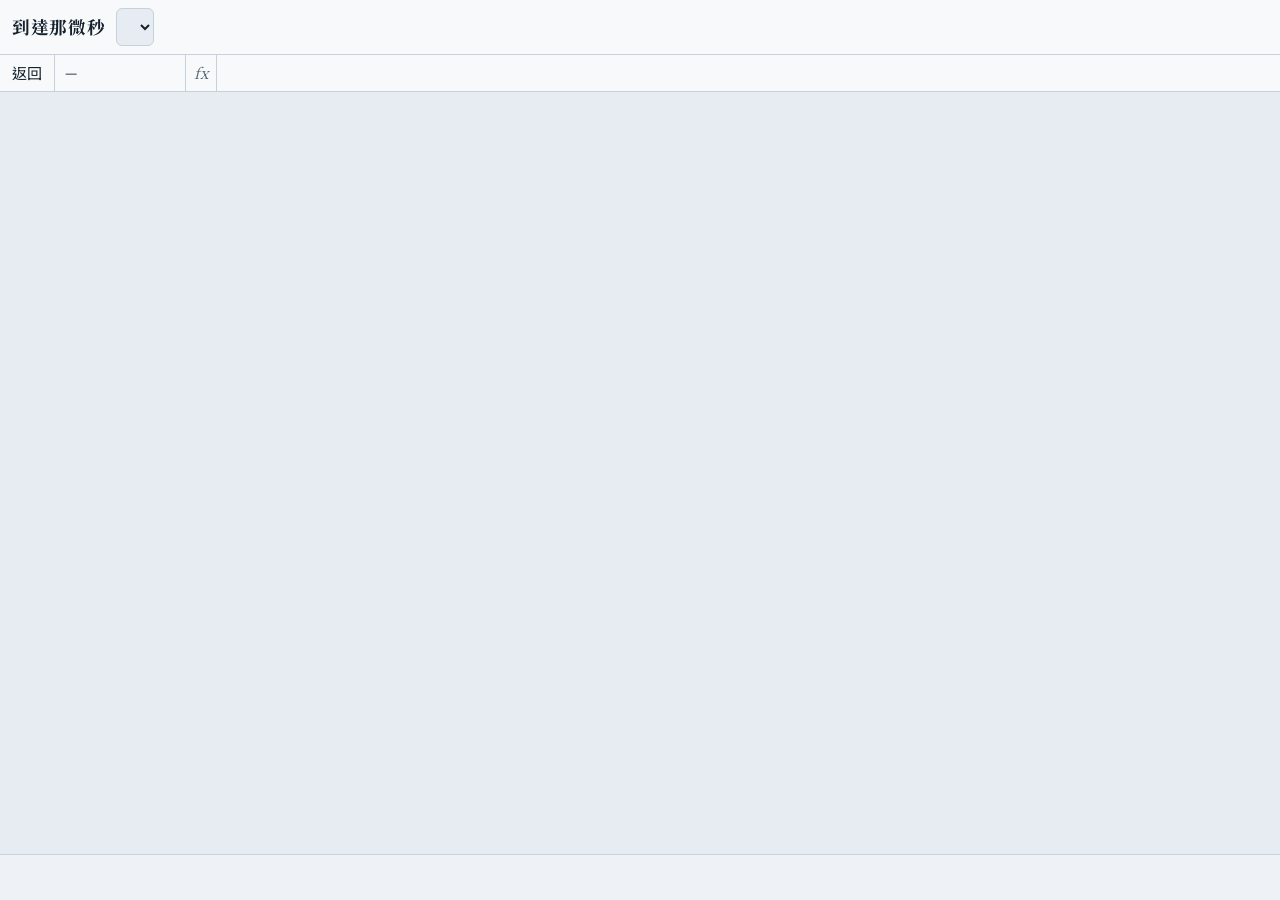
<file: v4/src/head.html>
<!DOCTYPE html>
<html lang="zh-Hant">
<head>
<meta charset="utf-8">
<meta name="viewport" content="width=device-width, initial-scale=1, viewport-fit=cover">
<title>到達那微秒</title>
<link rel="preconnect" href="https://fonts.googleapis.com">
<link rel="preconnect" href="https://fonts.gstatic.com" crossorigin>
<link href="https://fonts.googleapis.com/css2?family=Noto+Sans+TC:wght@300;400;500;700&family=Noto+Serif+TC:wght@500;700&display=swap" rel="stylesheet">
<style>
:root{
  --bg:#E6ECF1; --panel:#F7F9FB; --panel2:#EEF2F6; --grid:#D5DDE5; --ink:#16212D; --muted:#586676; --line:#C7D1DB;
  --brass:#A2731F; --brass-soft:#F1E4C8; --teal:#1C7A73; --teal-soft:#D5ECE9; --rose:#9C4450; --rose-soft:#F3DDE0;
  --blue:#2D5A86; --blue-soft:#DCE7F2;
  --sans:"Noto Sans TC","PingFang TC","Microsoft JhengHei",system-ui,sans-serif;
  --serif:"Noto Serif TC","Songti TC","PMingLiU",serif;
  --r-s:6px; --r-m:10px; --tabs-h:46px;
  box-sizing:border-box;
}
@media (prefers-color-scheme:dark){ :root:not([data-theme="light"]){
  --bg:#0D141B; --panel:#151F29; --panel2:#1B2733; --grid:#26333F; --ink:#E2E9F0; --muted:#93A1B0; --line:#2B3947;
  --brass:#D8A954; --brass-soft:#3A2E17; --teal:#43B5AA; --teal-soft:#15332F; --rose:#D57F8B; --rose-soft:#3A1E23; --blue:#7FA9D6; --blue-soft:#1C2C3D;
}}
:root[data-theme="dark"]{
  --bg:#0D141B; --panel:#151F29; --panel2:#1B2733; --grid:#26333F; --ink:#E2E9F0; --muted:#93A1B0; --line:#2B3947;
  --brass:#D8A954; --brass-soft:#3A2E17; --teal:#43B5AA; --teal-soft:#15332F; --rose:#D57F8B; --rose-soft:#3A1E23; --blue:#7FA9D6; --blue-soft:#1C2C3D;
}
*,*::before,*::after{box-sizing:inherit}
html,body{height:100%}
body{margin:0;background:var(--bg);color:var(--ink);font-family:var(--sans);font-size:15px;line-height:1.6;-webkit-text-size-adjust:100%;
  display:flex;flex-direction:column;padding-top:env(safe-area-inset-top,0px)}
h1,h2,h3{font-family:var(--serif);font-weight:700;line-height:1.3;margin:0}
h2{font-size:1.25rem} h3{font-size:1.02rem}
p{margin:.4em 0}
a{color:var(--blue)}
button,input,select,textarea{font:inherit;color:inherit}
:focus-visible{outline:3px solid var(--brass);outline-offset:1px}
.num{font-variant-numeric:tabular-nums}
.muted{color:var(--muted)} .small{font-size:.86rem}
.row{display:flex;gap:8px;flex-wrap:wrap;align-items:center}
.grid2{display:grid;grid-template-columns:repeat(auto-fit,minmax(240px,1fr));gap:12px}
hr{border:0;border-top:1px solid var(--line);margin:12px 0}

/* 頂部：活頁簿標題列 */
.top{flex:none;background:var(--panel);border-bottom:1px solid var(--line)}
.top-in{display:flex;align-items:center;gap:10px;padding:8px 12px;flex-wrap:wrap}
.brand{font-family:var(--serif);font-weight:700;font-size:1.1rem;letter-spacing:.04em;white-space:nowrap}
.role-sel{width:auto;max-width:60vw;min-height:38px;padding:4px 8px;border:1px solid var(--line);border-radius:var(--r-s);background:var(--bg)}
.clock{margin-left:auto;display:flex;flex-direction:column;align-items:flex-end;line-height:1.2}
.clock .t{font-variant-numeric:tabular-nums;font-size:.92rem}
.clock .t b{font-weight:500;color:var(--brass)}
.clock .sim{font-size:.72rem;color:var(--rose)}
/* 名稱方塊與資料編輯列 */
.fxbar{display:flex;align-items:stretch;gap:0;border-top:1px solid var(--line);background:var(--panel)}
.fxbar .back{border:0;border-right:1px solid var(--line);background:transparent;padding:0 12px;cursor:pointer;min-height:34px;white-space:nowrap}
.fxbar .back:disabled{opacity:.35;cursor:default}
.namebox{width:9.5em;flex:none;border-right:1px solid var(--line);padding:6px 10px;font-variant-numeric:tabular-nums;font-size:.86rem;white-space:nowrap;overflow:hidden;text-overflow:ellipsis}
.fx{flex:none;padding:6px 8px;color:var(--muted);font-style:italic;border-right:1px solid var(--line);font-family:var(--serif)}
.fxval{flex:1;min-width:0;padding:6px 10px;font-size:.88rem;white-space:nowrap;overflow:hidden;text-overflow:ellipsis}

/* 工作表區 */
main{flex:1;min-height:0;overflow:auto;padding:12px 12px calc(var(--tabs-h) + 16px + env(safe-area-inset-bottom,0px))}
.sheet-head{display:flex;align-items:baseline;gap:10px;flex-wrap:wrap;margin:2px 0 8px}
.sheet-head .no{font-family:var(--serif);color:var(--brass);font-weight:700}
.sheet-desc{color:var(--muted);font-size:.88rem;margin:0 0 8px;max-width:72em}
.toolbar{display:flex;align-items:center;gap:8px;flex-wrap:wrap;margin:0 0 8px}
.toolbar .q{width:14em;max-width:50vw;min-height:34px;padding:4px 10px;border:1px solid var(--line);border-radius:var(--r-s);background:var(--panel)}
.toolbar .cnt{color:var(--muted);font-size:.84rem}

/* 按鈕與表單 */
.btn{min-height:38px;padding:6px 14px;border-radius:var(--r-s);border:1px solid var(--line);background:var(--panel2);cursor:pointer;font-weight:500}
.btn:hover{border-color:var(--muted)}
.btn.pri{background:var(--ink);color:var(--panel);border-color:var(--ink)}
.btn.brass{background:var(--brass);color:#fff;border-color:var(--brass)}
.btn.warn{color:var(--rose);border-color:var(--rose)}
.btn.sm{min-height:30px;padding:2px 10px;font-size:.84rem}
.btn:disabled{opacity:.45;cursor:not-allowed}
label.f{display:flex;flex-direction:column;gap:3px;font-size:.86rem;color:var(--muted);margin:0 0 8px}
input[type=text],input[type=number],input[type=date],input[type=datetime-local],input:not([type]),select,textarea{min-height:36px;padding:5px 8px;border:1px solid var(--line);border-radius:var(--r-s);background:var(--bg);color:var(--ink);width:100%}
textarea{min-height:64px;resize:vertical}
.inl{display:inline-flex;align-items:center;gap:5px;flex-wrap:wrap}
.inl input{width:4.8em}
.check{display:flex;align-items:center;gap:6px;min-height:30px;cursor:pointer}
.check input{width:18px;height:18px}
.err{background:var(--rose-soft);color:var(--rose);border-radius:var(--r-s);padding:8px 10px;white-space:pre-line;margin:6px 0}
.ok{background:var(--teal-soft);color:var(--teal);border-radius:var(--r-s);padding:8px 10px;margin:6px 0}
.note{background:var(--brass-soft);border-radius:var(--r-s);padding:8px 10px;margin:6px 0;font-size:.9rem}
.tag{display:inline-block;font-size:.76rem;padding:0 7px;border-radius:99px;border:1px solid var(--line);color:var(--muted);white-space:nowrap}
.tag.teal{color:var(--teal);border-color:var(--teal)} .tag.rose{color:var(--rose);border-color:var(--rose)} .tag.brass{color:var(--brass);border-color:var(--brass)}
.status{font-size:.78rem;padding:0 7px;border-radius:99px;background:var(--panel2);white-space:nowrap}
.status.s-done{background:var(--teal-soft);color:var(--teal)} .status.s-hold{background:var(--rose-soft);color:var(--rose)} .status.s-go{background:var(--brass-soft);color:var(--brass)}

/* 試算表格線 */
.wb{overflow:auto;max-height:calc(100vh - 230px);min-height:120px;border:1px solid var(--line);background:var(--panel);-webkit-overflow-scrolling:touch}
.ws{border-collapse:separate;border-spacing:0;font-size:.88rem;width:max-content;min-width:100%}
.ws th,.ws td{border-right:1px solid var(--grid);border-bottom:1px solid var(--grid);padding:5px 8px;text-align:left;vertical-align:top;background:var(--panel)}
.ws td{max-width:20em}
.ws thead th{position:sticky;z-index:3;background:var(--panel2);font-weight:500;white-space:nowrap}
.ws thead tr.letters th{top:0;height:22px;padding:1px 8px;font-size:.72rem;color:var(--muted);text-align:center;font-family:var(--sans)}
.ws thead tr.names th{top:22px;padding:0}
.ws thead tr.names th .sh{all:unset;display:block;padding:6px 8px;cursor:pointer;font-size:.82rem;color:var(--ink)}
.ws thead tr.names th .sh:focus-visible{outline:2px solid var(--brass)}
.ws .rn{position:sticky;left:0;z-index:2;background:var(--panel2);color:var(--muted);text-align:right;font-size:.74rem;min-width:3.4rem;width:3.4rem;max-width:3.4rem;padding:5px 4px;white-space:nowrap;font-variant-numeric:tabular-nums}
.ws thead .rn{z-index:4}
.ws .rn .tg{all:unset;cursor:pointer;display:inline-block;width:1.2em;text-align:center;color:var(--ink)}
.ws .rn .tg:focus-visible{outline:2px solid var(--brass)}
.ws .fz{position:sticky;left:3.4rem;z-index:1;box-shadow:1px 0 0 var(--line)}
.ws thead .fz{z-index:4}
.ws td.n,.ws th.n{text-align:right;font-variant-numeric:tabular-nums}
.ws tbody tr:hover > td:not(.rn){background:var(--panel2)}
.ws td.sel{outline:2px solid var(--brass);outline-offset:-2px}
.ws tr.flash > td{animation:flash 1.6s ease-out}
@keyframes flash{0%,40%{background:var(--brass-soft)}100%{background:var(--panel)}}
.ws tr.drawer > td{background:var(--bg);padding:12px 14px;max-width:none;white-space:normal}
.ws tr.drawer .dwin{position:sticky;left:3.6rem;max-width:min(980px,calc(100vw - 80px))}
.ws tr.addrow > td{background:var(--blue-soft);vertical-align:middle}
.ws tr.addrow input,.ws tr.addrow select{min-height:32px;padding:3px 6px;min-width:6em}
.ws tr.editrow > td{background:var(--brass-soft)}
.ws tr.editrow input,.ws tr.editrow select{min-height:30px;padding:2px 6px}
.ws td .btn{margin:1px 0}
.ws tr.mine > td.fz{box-shadow:inset 3px 0 0 var(--teal),1px 0 0 var(--line)}
.auto{color:var(--muted);font-size:.78rem;font-style:italic}
.lk{all:unset;cursor:pointer;color:var(--blue);text-decoration:underline;text-decoration-thickness:1px;text-underline-offset:2px}
.lk:hover{text-decoration-thickness:2px}
.lk:focus-visible{outline:2px solid var(--brass)}
.lks{display:flex;flex-wrap:wrap;gap:2px 10px}
.empty{padding:14px;color:var(--muted)}

/* 底部工作表分頁 */
.tabs{position:fixed;left:0;right:0;bottom:0;z-index:30;display:flex;align-items:flex-end;gap:0;overflow-x:auto;background:var(--panel2);border-top:1px solid var(--line);
  padding:0 8px env(safe-area-inset-bottom,0px);height:calc(var(--tabs-h) + env(safe-area-inset-bottom,0px));scrollbar-width:thin}
.tabs a{flex:none;display:flex;align-items:center;height:36px;margin-top:0;padding:0 14px;text-decoration:none;color:var(--ink);font-size:.86rem;white-space:nowrap;
  border:1px solid transparent;border-top:0;border-radius:0 0 var(--r-s) var(--r-s);align-self:flex-start}
.tabs a b{font-family:var(--serif);color:var(--brass);margin-right:5px;font-weight:700}
.tabs a[aria-current="page"]{background:var(--panel);border-color:var(--line);font-weight:700;box-shadow:inset 0 -3px 0 var(--brass)}
.tabs .sep{flex:none;width:1px;height:22px;background:var(--line);margin:7px 6px;align-self:flex-start}

/* 出發點讀數 */
.readout{font-variant-numeric:tabular-nums;font-weight:300;letter-spacing:.02em;line-height:1.1;display:flex;flex-wrap:wrap;align-items:baseline;gap:.12em}
.readout .dt{font-size:clamp(1.2rem,4vw,1.9rem)}
.readout .us{font-size:clamp(1.8rem,7vw,3.2rem);color:var(--brass);font-weight:400}
.readout .dot{font-size:clamp(1.8rem,7vw,3.2rem);color:var(--brass)}
.count{font-variant-numeric:tabular-nums;color:var(--muted);margin-top:4px}
.hero{padding:16px 18px;border:1px solid var(--line);background:var(--panel);margin:0 0 12px;border-radius:var(--r-m)}

/* 出發點輸入 */
.pt-in{display:flex;flex-wrap:wrap;gap:5px;align-items:flex-end}
.pt-in label{display:flex;flex-direction:column;font-size:.72rem;color:var(--muted);gap:1px}
.pt-in input{text-align:center;font-variant-numeric:tabular-nums;font-size:1.05rem;padding:4px 3px}
.pt-in .w4{width:4.4em}.pt-in .w2{width:3em}.pt-in .w6{width:6em;border-color:var(--brass)}
.nd-in{display:flex;gap:4px;align-items:center}
.nd-in input[type=datetime-local]{width:14.5em}
.nd-in input.us6{width:5.2em;text-align:center;border-color:var(--brass)}

/* 人生行事歷（工作表） */
.ws.life td.c{min-width:3.2em;text-align:center;padding:0}
.ws.life td.c button{all:unset;display:block;width:100%;min-height:26px;line-height:26px;cursor:pointer;font-size:.78rem}
.ws.life td.c button:focus-visible{outline:2px solid var(--brass)}
.ws.life td.c.has{background:var(--brass-soft)}
.ws.life td.c.has button{color:var(--brass);font-weight:700}
.ws.life td.c.off{background:var(--bg)}
.ws.life td.c.now{outline:2px solid var(--teal);outline-offset:-2px}
.month{display:grid;grid-template-columns:repeat(7,minmax(0,1fr));gap:3px}
.month .dh{text-align:center;color:var(--muted);font-size:.78rem}
.month .dc{min-height:70px;border:1px solid var(--grid);padding:3px;font-size:.74rem;background:var(--panel);overflow:hidden}
.month .dc .d{color:var(--muted)}
.month .dc.out{opacity:.35}
.month .ev{display:block;border-left:3px solid var(--brass);padding-left:4px;margin-top:2px;line-height:1.3;text-align:left}
.month .ev.p{border-color:var(--rose)} .month .ev.n{border-color:var(--teal)}

/* 挑戰時間軸 */
.tl-bar{display:flex;gap:5px;flex-wrap:wrap;margin-bottom:8px}
.tl-bar .btn[aria-pressed="true"]{background:var(--ink);color:var(--panel)}
.tl{position:relative;height:130px;background:var(--panel2);border:1px solid var(--line);overflow:hidden;touch-action:none;cursor:grab;user-select:none;margin-bottom:10px}
.tl .tick{position:absolute;top:0;bottom:0;border-left:1px solid var(--line)}
.tl .tick span{position:absolute;bottom:4px;left:4px;font-size:.68rem;color:var(--muted);white-space:nowrap;font-variant-numeric:tabular-nums}
.tl .now{position:absolute;top:0;bottom:0;border-left:2px solid var(--teal)}
.tl .mk{position:absolute;transform:translateX(-50%);width:14px;height:14px;border-radius:50%;border:2px solid var(--panel);cursor:pointer;padding:0}
.tl .mk.dep{background:var(--brass);top:28px}
.tl .mk.hit{background:var(--teal);top:26px;width:18px;height:18px;box-shadow:0 0 0 3px var(--teal-soft)}
.tl .mk.node{background:var(--blue);top:56px;border-radius:3px}
.tl .mk.bk{background:var(--rose);top:84px;border-radius:2px;transform:translateX(-50%) rotate(45deg)}
.tl .range{position:absolute;top:5px;left:8px;font-size:.72rem;color:var(--muted);font-variant-numeric:tabular-nums}
.legend{display:flex;gap:12px;flex-wrap:wrap;font-size:.78rem;color:var(--muted);margin:0 0 8px}
.legend i{display:inline-block;width:10px;height:10px;border-radius:50%;margin-right:4px;vertical-align:middle}

/* 抽屜內的相關資料 */
.rel{display:grid;grid-template-columns:auto auto 1fr;gap:3px 12px;font-size:.84rem;margin-top:6px}
.rel .h{color:var(--muted);font-size:.76rem}
.box{border:1px solid var(--line);background:var(--panel);border-radius:var(--r-s);padding:10px 12px;margin:0 0 10px}

.sec{background:var(--panel);border:1px solid var(--line);border-radius:var(--r-m);padding:14px 16px;margin:0 0 12px}
.sec-h{display:flex;align-items:baseline;gap:10px;flex-wrap:wrap;margin-bottom:8px}

/* 對話框與提示 */
dialog{border:1px solid var(--line);border-radius:var(--r-m);background:var(--panel);color:var(--ink);max-width:min(620px,94vw);width:100%;padding:0}
dialog::backdrop{background:rgba(10,16,22,.5)}
.dlg-b{padding:16px;max-height:78vh;overflow:auto}
.dlg-f{padding:10px 16px;border-top:1px solid var(--line);display:flex;gap:8px;justify-content:flex-end;flex-wrap:wrap}
.toast{position:fixed;left:50%;bottom:calc(var(--tabs-h) + 14px + env(safe-area-inset-bottom,0px));transform:translateX(-50%);background:var(--ink);color:var(--panel);padding:8px 14px;border-radius:var(--r-s);z-index:60;max-width:90vw;font-size:.9rem}

/* 紙本 */
.paper-list{display:grid;grid-template-columns:repeat(auto-fit,minmax(220px,1fr));gap:8px}
.paper-item{border:1px solid var(--line);border-radius:var(--r-s);padding:10px;background:var(--panel)}
#preview .page{background:#fff;color:#111;margin:0 auto 16px;box-shadow:0 1px 4px rgba(0,0,0,.2)}
#print{display:none}
.page{width:210mm;min-height:297mm;padding:16mm 15mm;font-family:var(--sans);font-size:13pt;line-height:1.6;color:#111;background:#fff;position:relative}
.page h1{font-size:22pt;margin-bottom:6mm}
.page h2{font-size:16pt;margin:0 0 4mm}
.page table{width:100%;border-collapse:collapse;font-size:11.5pt}
.page th,.page td{border:1px solid #444;padding:2.2mm 1.6mm;text-align:left;vertical-align:top}
.page th{background:#eee;font-weight:700}
.page td.tall{height:13mm}
.page .foot{position:absolute;bottom:8mm;left:15mm;right:15mm;font-size:9pt;color:#555;display:flex;justify-content:space-between}
.page .fill{display:inline-block;border-bottom:1px solid #222;min-width:18mm;height:1.3em;vertical-align:bottom}
.page .box{display:inline-block;width:7.5mm;height:9mm;border:1px solid #222;margin-right:1px;vertical-align:bottom;padding:0;background:none;border-radius:0}
.page .copy{border:1.5px dashed #777;padding:4mm;margin-bottom:5mm}
.page .cut{border-top:1px dashed #555;margin:4mm 0;font-size:9pt;color:#555;text-align:center}
.page .cover{display:flex;flex-direction:column;justify-content:center;min-height:250mm}
.page .cover .big{font-family:var(--serif);font-size:44pt;letter-spacing:.08em}
.page .life-p{display:grid;grid-template-columns:14mm repeat(12,1fr);font-size:8.5pt}
.page .life-p div{border:1px solid #999;height:4.4mm;text-align:center;line-height:4.4mm}
.preview-wrap{overflow-x:auto;background:var(--panel2);padding:12px;border-radius:var(--r-m)}
@media print{
  @page{size:A4;margin:0}
  body{background:#fff;display:block}
  body.printing .top, body.printing main, body.printing .tabs, body.printing dialog, body.printing .toast{display:none !important}
  body.printing #print{display:block}
  #print .page{page-break-after:always;break-after:page;box-shadow:none;margin:0}
}
@media (max-width:760px){
  body{font-size:14px}
  .namebox{width:7em} .fx{display:none}
  .clock .t{font-size:.8rem}
  .wb{max-height:none}
  main{padding:8px 8px calc(var(--tabs-h) + 14px + env(safe-area-inset-bottom,0px))}
}
@media (prefers-reduced-motion:reduce){ *{transition:none !important;animation:none !important} }
</style>
</head>
<body>
<header class="top">
  <div class="top-in">
    <span class="brand">到達那微秒</span>
    <select class="role-sel" id="roleSel" aria-label="切換角色"></select>
    <div class="clock" aria-live="off"><span class="t" id="clockT"></span><span class="sim" id="clockSim"></span></div>
  </div>
  <div class="fxbar">
    <button class="back" id="backBtn" type="button" aria-label="返回上一個位置">返回</button>
    <div class="namebox" id="nameBox" aria-label="名稱方塊">—</div>
    <div class="fx" aria-hidden="true">fx</div>
    <div class="fxval" id="fxVal" aria-label="儲存格內容"></div>
  </div>
</header>
<main id="main"></main>
<nav class="tabs" id="tabs" aria-label="工作表"></nav>
<div id="print"></div>
<dialog id="dlg" aria-modal="true"><div class="dlg-b" id="dlgBody"></div><div class="dlg-f" id="dlgFoot"></div></dialog>
<script>
</file>
